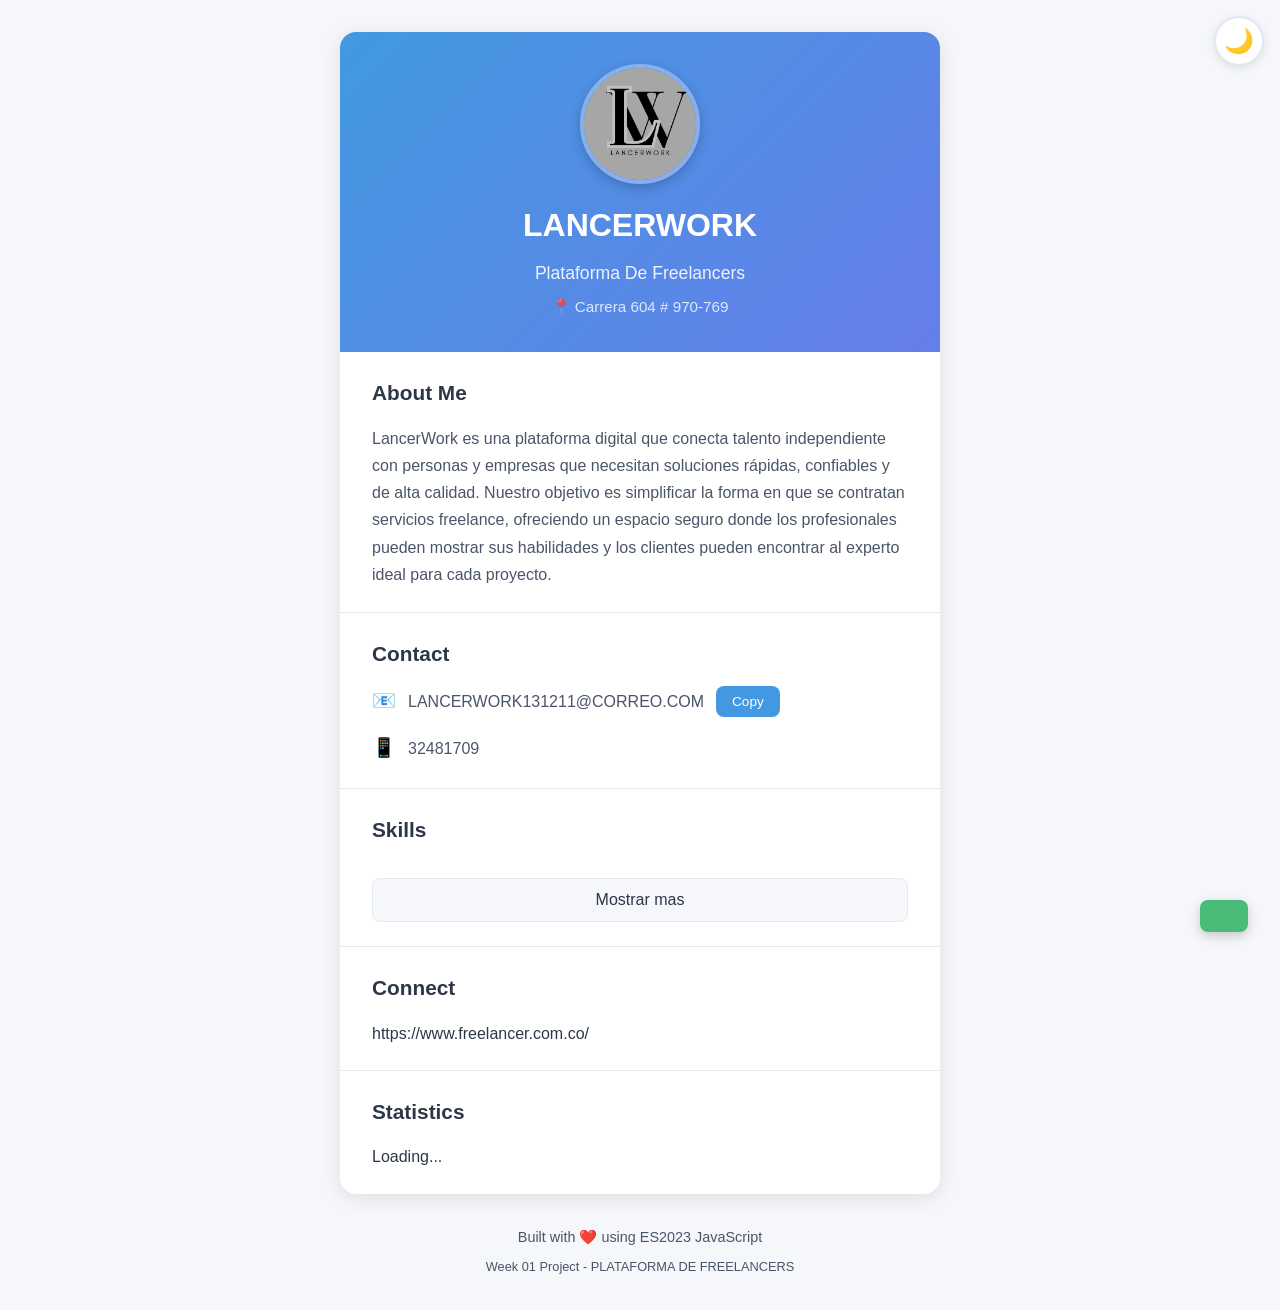
<file: week-01/3-proyecto/index.html>
<!DOCTYPE html>
<html lang="en">
<head>
  <meta charset="UTF-8">
  <meta name="viewport" content="width=device-width, initial-scale=1.0">
  <title>Plataforma de Freelancers</title>
  <link rel="stylesheet" href="styles.css">
</head>
<body>
  <div class="container">
    <!-- Theme Toggle Button -->
    <button id="themeToggle" class="theme-toggle" aria-label="Toggle theme">
      <span class="theme-icon">🌙</span>
    </button>

    <!-- Business Card -->
    <div class="card" id="businessCard">
      <!-- Header Section -->
      <div class="card-header">
        <div class="avatar">
          <img src="Black White Minimalist Professional Initial Logo (2).png" alt="Descripción de la imagen">
        </div>
        <div class="header-info">
          <h1 id="userName">LANCERWORK</h1>
          <p class="title" id="userTitle">Plataforma De Freelancers</p>
          <p class="location" id="userLocation">📍 Carrera 604 # 970-769</p>
        </div>
      </div>

      <!-- Bio Section -->
      <div class="card-section">
        <h2>About Me</h2>
        <p id="userBio" class="bio">LancerWork es una plataforma digital que conecta talento independiente con personas y empresas que necesitan soluciones rápidas, confiables y de alta calidad. Nuestro objetivo es simplificar la forma en que se contratan servicios freelance, ofreciendo un espacio seguro donde los profesionales pueden mostrar sus habilidades y los clientes pueden encontrar al experto ideal para cada proyecto.</p>
      </div>

      <!-- Contact Section -->
      <div class="card-section">
        <h2>Contact</h2>
        <div class="contact-info">
          <div class="contact-item">
            <span class="icon">📧</span>
            <span id="userEmail">LANCERWORK131211@CORREO.COM</span>
            <button id="copyEmailBtn" class="btn btn-small">Copy</button>
          </div>
          <div class="contact-item">
            <span class="icon">📱</span>
            <span id="userPhone">32481709</span>
          </div>
        </div>
      </div>

      <!-- Skills Section -->
      <div class="card-section">
        <h2>Skills</h2>
        <div id="skillsList" class="skills-list">
          
        </div>
        <button id="toggleSkills" class="btn btn-secondary">Mostrar mas</button>
      </div>

      <!-- Social Media Section -->
      <div class="card-section">
        <h2>Connect</h2>
        <div id="socialLinks" class="social-links">
          https://www.freelancer.com.co/
        </div>
      </div>

      <!-- Statistics Section -->
      <div class="card-section">
        <h2>Statistics</h2>
        <div id="stats" class="stats-grid">
          Loading...
        </div>
      </div>
    </div>

    <!-- Footer -->
    <footer class="footer">
      <p>Built with ❤️ using ES2023 JavaScript</p>
      <p class="small">Week 01 Project - PLATAFORMA DE FREELANCERS</p>
    </footer>
  </div>

  <!-- Toast Notification -->
  <div id="toast" class="toast">
    <span id="toastMessage"></span>
  </div>

  <script src="starter/script.js"></script>
</body>
</html>
</file>
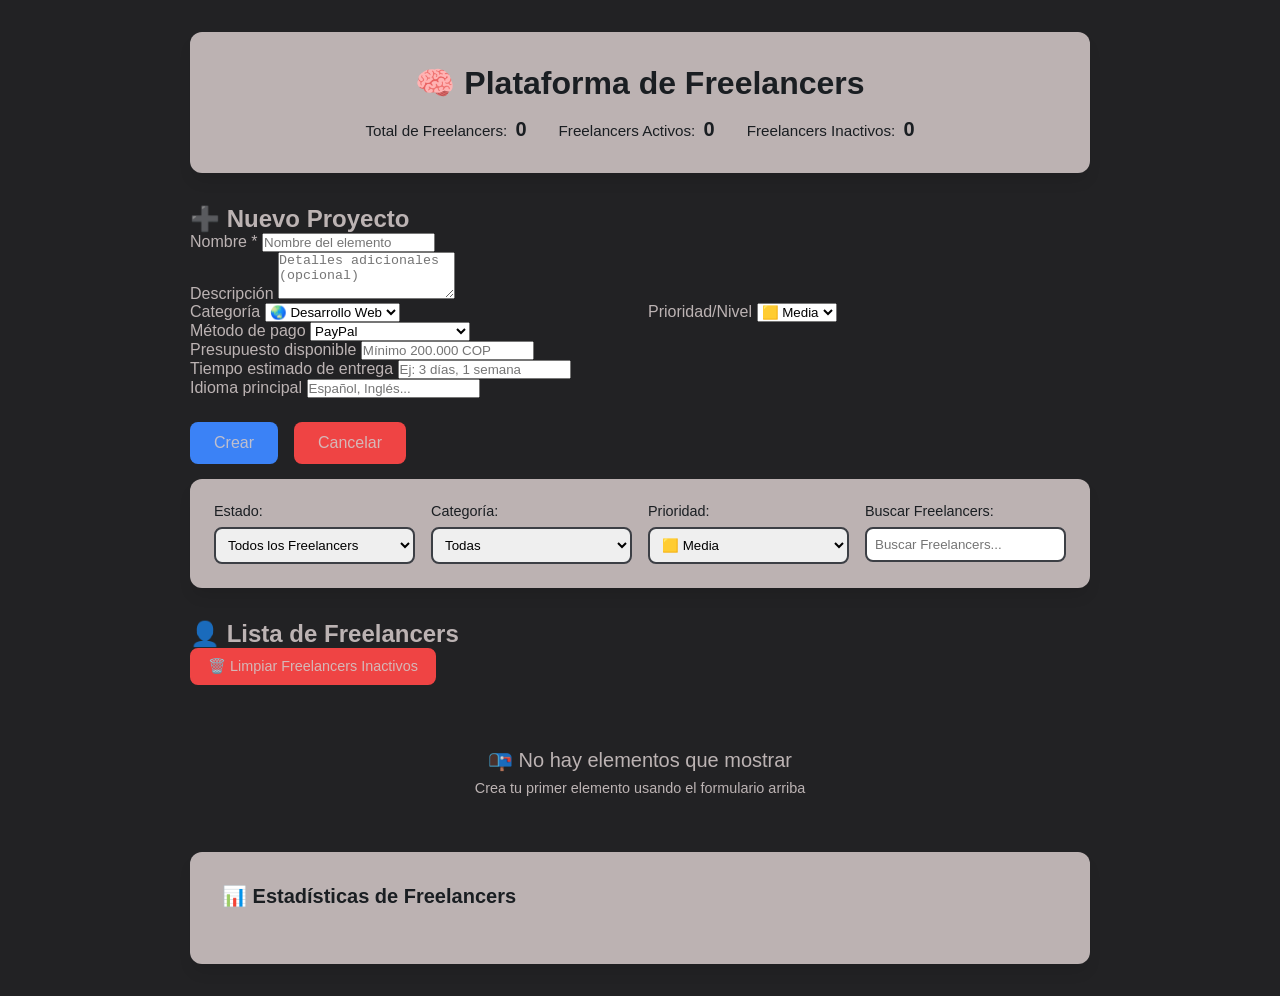
<file: week-02/3-proyecto/index.html>
<!DOCTYPE html>
<html lang="es">
<head>
  <meta charset="UTF-8">
  <meta name="viewport" content="width=device-width, initial-scale=1.0">
  <!-- TODO: Cambia el título según tu dominio -->
  <title>Plataforma de Freelancers</title>
  <link rel="stylesheet" href="styles.css">
</head>
<body>
  <div class="container">
    <!--
      ============================================
      NOTA PARA EL APRENDIZ:
      ============================================
      Este HTML es una plantilla genérica.
      Debes adaptarlo a tu dominio asignado:

      1. Cambia todos los textos de "Elemento" a tu entidad
      2. Cambia las categorías por las de tu dominio
      3. Agrega campos adicionales si tu dominio lo requiere
      4. Cambia emojis para que sean coherentes con tu dominio

      EJEMPLO (Planetario - NO es un dominio asignable):
      - "Elementos" → "Cuerpos Celestes"
      - Categorías: Planeta, Estrella, Asteroide, etc.
      ============================================
    -->

    <!-- Header -->
    <header class="header">
      <!-- TODO: Cambia el título y emoji según tu dominio -->
      <h1>🧠 Plataforma de Freelancers</h1>
      <div class="stats-summary" id="stats-summary">
        <span class="stat">Total de Freelancers: <strong id="stat-total">0</strong></span>
        <!-- TODO: Cambia "Activos/Inactivos" por términos de tu dominio -->
        <span class="stat">Freelancers Activos: <strong id="stat-active">0</strong></span>
        <span class="stat">Freelancers Inactivos: <strong id="stat-inactive">0</strong></span>
      </div>
    </header>

    <!-- Item Form -->
    <section class="form-section">
      <!-- TODO: Cambia "Elemento" por tu entidad -->
      <h2 id="form-title">➕ Nuevo Proyecto</h2>
      <form id="item-form" class="item-form">
        <input type="hidden" id="item-id" value="">

        <div class="form-group">
          <!-- TODO: Cambia el label y placeholder -->
          <label for="item-name">Nombre *</label>
          <input
            type="text"
            id="item-name"
            placeholder="Nombre del elemento"
            required
          >
        </div>

        <div class="form-group">
          <label for="item-description">Descripción</label>
          <textarea
            id="item-description"
            rows="3"
            placeholder="Detalles adicionales (opcional)"
          ></textarea>
        </div>

        <div class="form-row">
          <div class="form-group">
            <!-- TODO: Cambia las categorías según tu dominio -->
            <label for="item-category">Categoría</label>
            <select id="item-category">
              <!--
                EJEMPLO Planetario:
                <option value="planet">🪐 Planeta</option>
                <option value="star">⭐ Estrella</option>
                <option value="asteroid">☄️ Asteroide</option>
              -->
              <option value="web">🌏 Desarrollo Web</option>
              <option value="mobile">📱Desarrollo Movil</option>
              <option value="desing">🖌️ Diseño</option>
              <option value="other">📌 Otro</option>
            </select>
          </div>

          <div class="form-group">
            <!-- TODO: Opcionalmente renombra "Prioridad" según tu dominio -->
            <label for="item-priority">Prioridad/Nivel</label>
            <select id="item-priority">
              <option value="low">🟩 Baja</option>
              <option value="medium" selected>🟨 Media</option>
              <option value="high">🟥 Alta</option>
            </select>
          </div>
        </div>

        <!--
          TODO: Agrega campos adicionales específicos de tu dominio
          EJEMPLO Planetario:
          <div class="form-group">
            <label for="item-magnitude">Magnitud</label>
            <input type="number" id="item-magnitude" step="0.1">
          </div>
        -->
<div class="form-group">
  <label for="item-payment">Método de pago</label>
  <select id="item-payment">
  <option value="PayPal">PayPal</option>
  <option value="Transferencia Bancaria">Transferencia Bancaria</option>
  </select>
</div>
<div class="form-group">
  <label for="item-budget">Presupuesto disponible</label>
  <input
    type="number"
    id="item-budget"
    placeholder="Mínimo 200.000 COP"
    min="0"
  >
</div>
<div class="form-group">
    <label for="item-deadline">Tiempo estimado de entrega</label>
    <input type="text" id="item-deadline" placeholder="Ej: 3 días, 1 semana">
  </div>
    <div class="form-group">
    <label for="item-language">Idioma principal</label>
    <input type="text" id="item-language" placeholder="Español, Inglés...">
  </div>
  <div>
        <div class="form-actions">
          <button type="submit" class="btn btn-primary" id="submit-btn">
            Crear
          </button>
          <button type="button" class="btn btn-secondary" id="cancel-btn">
            Cancelar
          </button>
        </div>
        </div>
      </form>
    </section>

    <!-- Filters & Search -->
    <section class="filters-section">
      <div class="filters">
        <div class="filter-group">
          <label for="filter-status">Estado:</label>
          <select id="filter-status">
            <option value="all">Todos los Freelancers</option>
            <!-- TODO: Cambia los términos según tu dominio -->
            <option value="active">Freelancers Activos</option>
            <option value="inactive">Freelancers Inactivos</option>
          </select>
        </div>

        <div class="filter-group">
          <label for="filter-category">Categoría:</label>
          <select id="filter-category">
            <option value="all">Todas</option>
            <!-- TODO: Repite las mismas categorías del formulario -->
              <option value="web">🌏 Desarrollo Web</option>
              <option value="mobile">📱Desarrollo Movil</option>
              <option value="desing">🖌️ Diseño</option>
              <option value="other">📌 Otro</option>
          </select>
        </div>

        <div class="filter-group">
          <label for="filter-priority">Prioridad:</label>
          <select id="filter-priority">
            <option value="all">Todas</option>
              <option value="low">🟩 Baja</option>
              <option value="medium" selected>🟨 Media</option>
              <option value="high">🟥 Alta</option>
          </select>
        </div>

        <div class="filter-group search-group">
          <label for="search-input">Buscar Freelancers:</label>
          <input
            type="text"
            id="search-input"
            placeholder="Buscar Freelancers..."
          >
        </div>
      </div>
    </section>

    <!-- Item List -->
    <section class="items-section">
      <div class="items-header">
        <!-- TODO: Cambia el título -->
        <h2>👤 Lista de Freelancers</h2>
        <button class="btn btn-outline" id="clear-inactive">
          🗑️ Limpiar Freelancers Inactivos
        </button>
      </div>

      <div id="item-list" class="item-list">
        <!-- Los elementos se renderizarán aquí con JavaScript -->
      </div>

      <div id="empty-state" class="empty-state">
        <p>📭 No hay elementos que mostrar</p>
        <p class="empty-state-hint">Crea tu primer elemento usando el formulario arriba</p>
      </div>
    </section>

    <!-- Detailed Stats -->
    <section class="detailed-stats">
      <h3>📊 Estadísticas de Freelancers</h3>
      <div id="stats-details" class="stats-grid">
        <!-- Las estadísticas se renderizarán aquí con JavaScript -->
      </div>
    </section>
  </div>

  <!-- Script principal -->
  <script src="starter/script.js"></script>
</body>
</html>
</file>
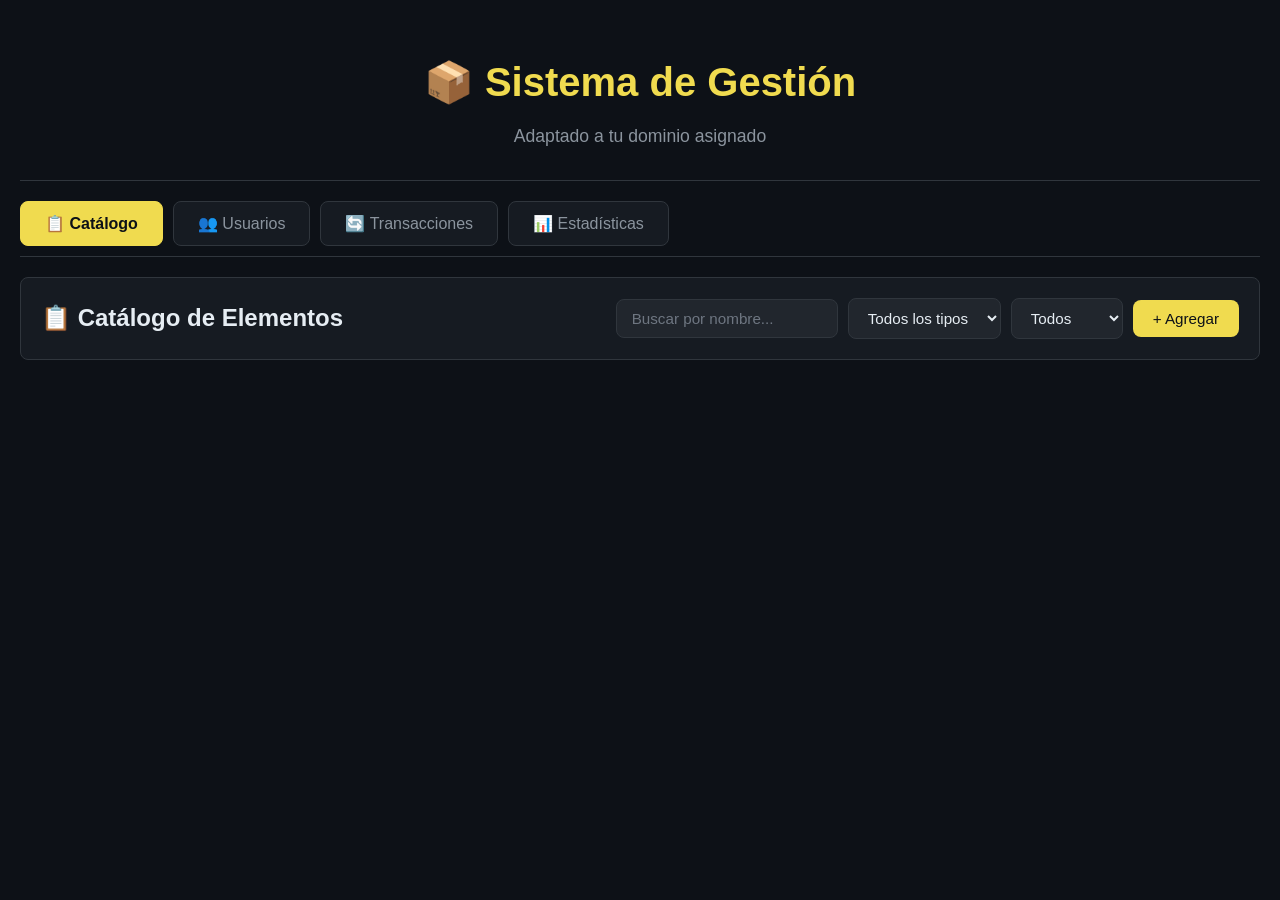
<file: week-03/3-proyecto/index.html>
<!DOCTYPE html>
<html lang="es">
  <head>
    <meta charset="UTF-8" />
    <meta name="viewport" content="width=device-width, initial-scale=1.0" />
    <!-- TODO: Cambia el título según tu dominio -->
    <title>📦 Sistema de Gestión | Tu Dominio</title>
    <link rel="stylesheet" href="styles.css" />
  </head>
  <body>
    <!--
      ============================================
      NOTA PARA EL APRENDIZ:
      ============================================
      Este HTML es una plantilla genérica.
      Debes adaptarlo a tu dominio asignado:

      1. Cambia todos los textos genéricos
      2. Cambia las pestañas según tu sistema
      3. Adapta los filtros a tu dominio
      4. Cambia emojis para coherencia visual

      EJEMPLO (Planetario - NO es un dominio asignable):
      - Pestañas: Catálogo, Visitantes, Observaciones, Estadísticas
      - Filtros: Tipo (Planeta/Estrella), Estado (Visible/No visible)
      ============================================
    -->

    <div class="app-container">
      <!-- Header -->
      <header class="header">
        <!-- TODO: Cambia el título y emoji según tu dominio -->
        <h1>📦 Sistema de Gestión</h1>
        <p class="subtitle">Adaptado a tu dominio asignado</p>
      </header>

      <!-- Navigation Tabs -->
      <nav class="tabs">
        <!-- TODO: Adapta las pestañas a tu dominio -->
        <button class="tab-btn active" data-tab="catalog">
          📋 Catálogo
        </button>
        <button class="tab-btn" data-tab="users">
          👥 Usuarios
        </button>
        <button class="tab-btn" data-tab="transactions">
          🔄 Transacciones
        </button>
        <button class="tab-btn" data-tab="stats">
          📊 Estadísticas
        </button>
      </nav>

      <!-- Tab Content -->
      <main class="tab-content">
        <!-- Catalog Tab -->
        <section id="catalog" class="tab-panel active">
          <div class="panel-header">
            <h2>📋 Catálogo de Elementos</h2>
            <div class="actions">
              <input
                type="text"
                id="search-input"
                placeholder="Buscar por nombre..."
              />
              <!-- TODO: Adapta los tipos a tu dominio -->
              <select id="filter-type">
                <option value="all">Todos los tipos</option>
                <!--
                  EJEMPLO Planetario:
                  <option value="Planet">Planetas</option>
                  <option value="Star">Estrellas</option>
                  <option value="Satellite">Satélites</option>
                -->
                <option value="ItemType1">Tipo 1</option>
                <option value="ItemType2">Tipo 2</option>
                <option value="ItemType3">Tipo 3</option>
              </select>
              <select id="filter-status">
                <option value="all">Todos</option>
                <option value="active">Activos</option>
                <option value="inactive">Inactivos</option>
              </select>
              <button id="add-item-btn" class="btn btn-primary">
                + Agregar
              </button>
            </div>
          </div>
          <div id="item-list" class="items-grid">
            <!-- Los elementos se renderizarán aquí con JavaScript -->
          </div>
          <div id="empty-state" class="empty-state" style="display: none;">
            <p>📭 No hay elementos en el catálogo</p>
            <p class="hint">Agrega tu primer elemento usando el botón superior</p>
          </div>
        </section>

        <!-- Users Tab -->
        <section id="users" class="tab-panel">
          <div class="panel-header">
            <h2>👥 Usuarios del Sistema</h2>
            <div class="actions">
              <input
                type="text"
                id="search-users"
                placeholder="Buscar usuario..."
              />
              <!-- TODO: Adapta los roles a tu dominio -->
              <select id="filter-role">
                <option value="all">Todos los roles</option>
                <option value="UserRole1">Rol 1</option>
                <option value="UserRole2">Rol 2</option>
              </select>
              <button id="add-user-btn" class="btn btn-primary">
                + Agregar Usuario
              </button>
            </div>
          </div>
          <div id="user-list" class="users-grid">
            <!-- Los usuarios se renderizarán aquí -->
          </div>
        </section>

        <!-- Transactions Tab -->
        <section id="transactions" class="tab-panel">
          <div class="panel-header">
            <!-- TODO: Cambia "Transacciones" por el término de tu dominio -->
            <h2>🔄 Historial de Transacciones</h2>
          </div>
          <div id="transaction-list" class="transactions-list">
            <!-- Las transacciones se renderizarán aquí -->
          </div>
        </section>

        <!-- Stats Tab -->
        <section id="stats" class="tab-panel">
          <div class="panel-header">
            <h2>📊 Estadísticas del Sistema</h2>
          </div>
          <div id="stats-container" class="stats-grid">
            <div class="stat-card">
              <span class="stat-value" id="stat-total">0</span>
              <span class="stat-label">Total Elementos</span>
            </div>
            <div class="stat-card">
              <span class="stat-value" id="stat-active">0</span>
              <span class="stat-label">Activos</span>
            </div>
            <div class="stat-card">
              <span class="stat-value" id="stat-inactive">0</span>
              <span class="stat-label">Inactivos</span>
            </div>
            <div class="stat-card">
              <span class="stat-value" id="stat-users">0</span>
              <span class="stat-label">Usuarios</span>
            </div>
          </div>
          <div id="stats-details" class="stats-details">
            <!-- Estadísticas detalladas por tipo -->
          </div>
        </section>
      </main>

      <!-- Modal para agregar/editar elementos -->
      <div id="item-modal" class="modal" style="display: none;">
        <div class="modal-content">
          <div class="modal-header">
            <h3 id="modal-title">Agregar Elemento</h3>
            <button class="close-btn" id="close-modal">&times;</button>
          </div>
          <form id="item-form" class="modal-form">
            <!-- Selector de tipo -->
            <div class="form-group">
              <label for="item-type">Tipo de Elemento</label>
              <select id="item-type" required>
                <!-- TODO: Adapta los tipos a tu dominio -->
                <option value="">Selecciona un tipo</option>
                <option value="ItemType1">Tipo 1</option>
                <option value="ItemType2">Tipo 2</option>
                <option value="ItemType3">Tipo 3</option>
              </select>
            </div>

            <!-- Campos base -->
            <div class="form-group">
              <label for="item-name">Nombre *</label>
              <input type="text" id="item-name" required />
            </div>

            <div class="form-group">
              <label for="item-location">Ubicación *</label>
              <input type="text" id="item-location" required />
            </div>

            <!--
              TODO: Agrega campos específicos según el tipo seleccionado
              Puedes mostrar/ocultar campos dinámicamente con JavaScript
            -->
            <div id="dynamic-fields">
              <!-- Campos dinámicos según el tipo -->
            </div>

            <div class="form-actions">
              <button type="submit" class="btn btn-primary">Guardar</button>
              <button type="button" class="btn btn-secondary" id="cancel-btn">
                Cancelar
              </button>
            </div>
          </form>
        </div>
      </div>

      <!-- Modal para agregar usuarios -->
      <div id="user-modal" class="modal" style="display: none;">
        <div class="modal-content">
          <div class="modal-header">
            <h3>Agregar Usuario</h3>
            <button class="close-btn" id="close-user-modal">&times;</button>
          </div>
          <form id="user-form" class="modal-form">
            <div class="form-group">
              <label for="user-role">Rol</label>
              <select id="user-role" required>
                <option value="">Selecciona un rol</option>
                <option value="UserRole1">Rol 1</option>
                <option value="UserRole2">Rol 2</option>
              </select>
            </div>

            <div class="form-group">
              <label for="user-name">Nombre *</label>
              <input type="text" id="user-name" required />
            </div>

            <div class="form-group">
              <label for="user-email">Email *</label>
              <input type="email" id="user-email" required />
            </div>

            <div class="form-actions">
              <button type="submit" class="btn btn-primary">Guardar</button>
              <button type="button" class="btn btn-secondary" id="cancel-user-btn">
                Cancelar
              </button>
            </div>
          </form>
        </div>
      </div>
    </div>

    <!-- Script principal -->
    <script src="starter/script.js"></script>
  </body>
</html>
</file>
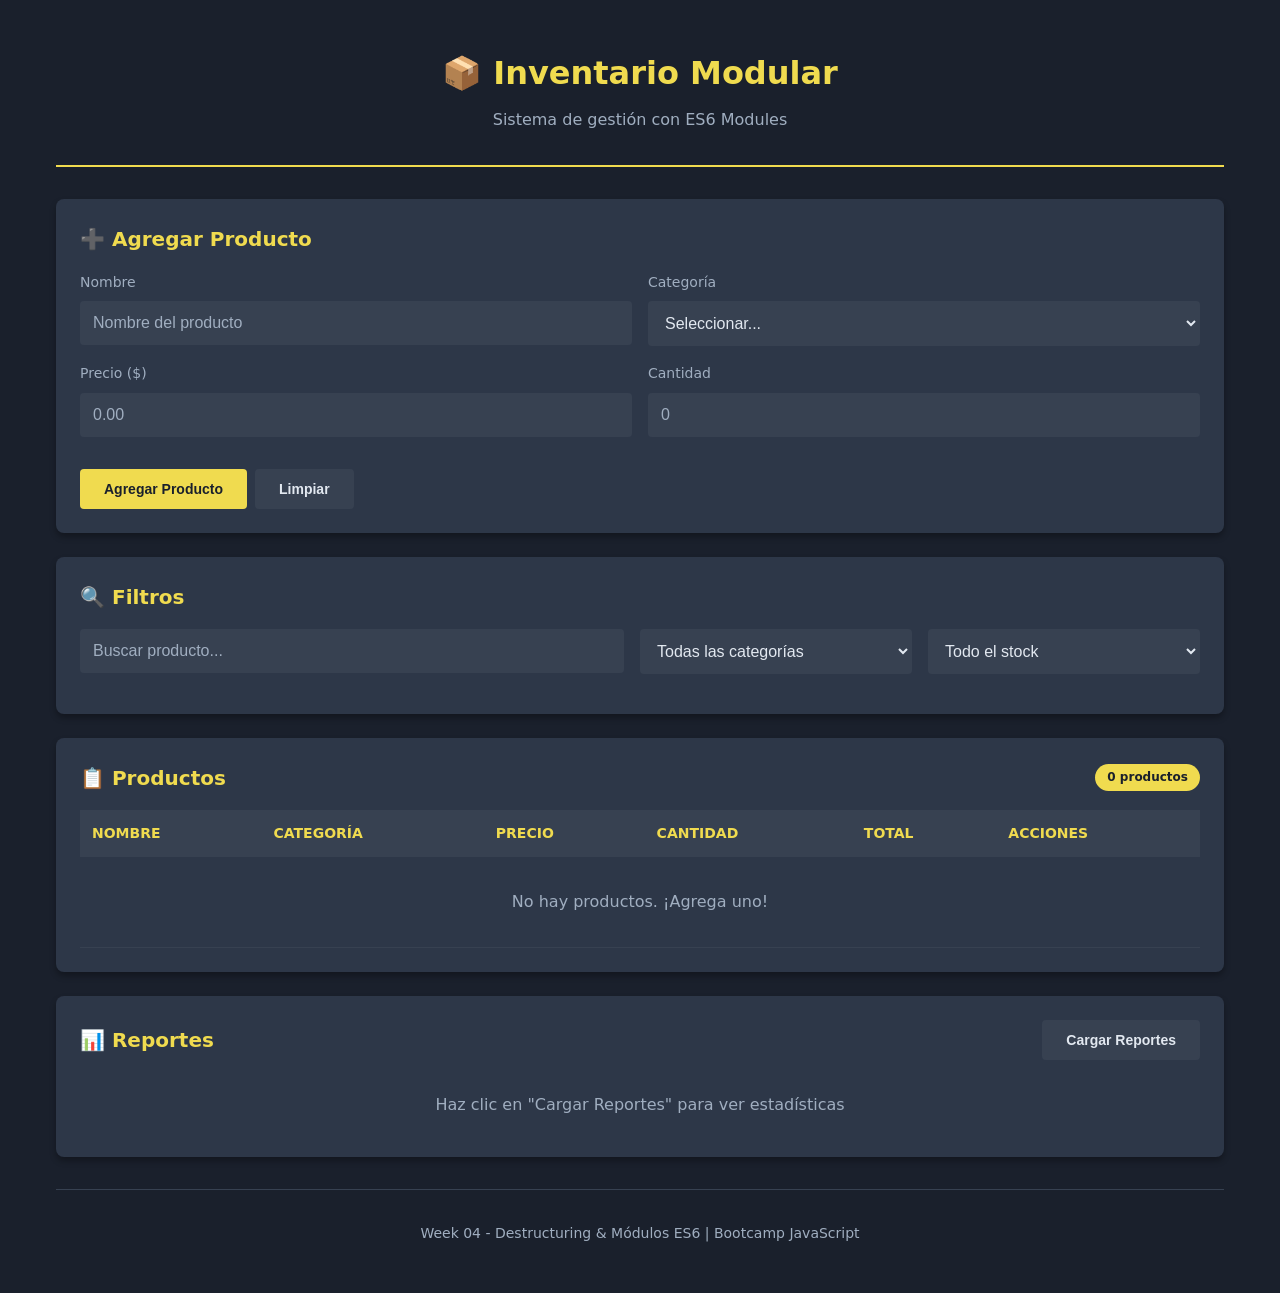
<file: week-04/3-proyecto/index.html>
<!DOCTYPE html>
<html lang="es">
  <head>
    <meta charset="UTF-8" />
    <meta
      name="viewport"
      content="width=device-width, initial-scale=1.0" />
    <title>Inventario Modular | Week 04</title>
    <link
      rel="stylesheet"
      href="styles.css" />
  </head>
  <body>
    <div class="app">
      <!-- Header -->
      <header class="header">
        <h1>📦 Inventario Modular</h1>
        <p>Sistema de gestión con ES6 Modules</p>
      </header>

      <!-- Main Content -->
      <main class="main">
        <!-- Add Product Form -->
        <section class="card">
          <h2>➕ Agregar Producto</h2>
          <form id="product-form">
            <div class="form-row">
              <div class="form-group">
                <label for="name">Nombre</label>
                <input
                  type="text"
                  id="name"
                  name="name"
                  required
                  placeholder="Nombre del producto" />
              </div>
              <div class="form-group">
                <label for="category">Categoría</label>
                <select
                  id="category"
                  name="category"
                  required>
                  <option value="">Seleccionar...</option>
                </select>
              </div>
            </div>
            <div class="form-row">
              <div class="form-group">
                <label for="price">Precio ($)</label>
                <input
                  type="number"
                  id="price"
                  name="price"
                  min="0"
                  step="0.01"
                  required
                  placeholder="0.00" />
              </div>
              <div class="form-group">
                <label for="quantity">Cantidad</label>
                <input
                  type="number"
                  id="quantity"
                  name="quantity"
                  min="0"
                  required
                  placeholder="0" />
              </div>
            </div>
            <div class="form-actions">
              <button
                type="submit"
                class="btn btn-primary">
                Agregar Producto
              </button>
              <button
                type="reset"
                class="btn btn-secondary">
                Limpiar
              </button>
            </div>
          </form>
        </section>

        <!-- Filters -->
        <section class="card">
          <h2>🔍 Filtros</h2>
          <div class="filters">
            <div class="form-group">
              <input
                type="text"
                id="search"
                placeholder="Buscar producto..." />
            </div>
            <div class="form-group">
              <select id="filter-category">
                <option value="">Todas las categorías</option>
              </select>
            </div>
            <div class="form-group">
              <select id="filter-stock">
                <option value="">Todo el stock</option>
                <option value="low">Stock bajo (&lt; 10)</option>
                <option value="out">Sin stock</option>
                <option value="available">Disponible</option>
              </select>
            </div>
          </div>
        </section>

        <!-- Products Table -->
        <section class="card">
          <div class="card-header">
            <h2>📋 Productos</h2>
            <span
              id="product-count"
              class="badge"
              >0 productos</span
            >
          </div>
          <div class="table-container">
            <table id="products-table">
              <thead>
                <tr>
                  <th>Nombre</th>
                  <th>Categoría</th>
                  <th>Precio</th>
                  <th>Cantidad</th>
                  <th>Total</th>
                  <th>Acciones</th>
                </tr>
              </thead>
              <tbody id="products-body">
                <tr>
                  <td
                    colspan="6"
                    class="empty-state">
                    No hay productos. ¡Agrega uno!
                  </td>
                </tr>
              </tbody>
            </table>
          </div>
        </section>

        <!-- Reports Section (Lazy Loaded) -->
        <section class="card">
          <div class="card-header">
            <h2>📊 Reportes</h2>
            <button
              id="load-reports"
              class="btn btn-secondary">
              Cargar Reportes
            </button>
          </div>
          <div
            id="reports-container"
            class="reports-grid">
            <p class="placeholder">
              Haz clic en "Cargar Reportes" para ver estadísticas
            </p>
          </div>
        </section>
      </main>

      <!-- Footer -->
      <footer class="footer">
        <p>Week 04 - Destructuring & Módulos ES6 | Bootcamp JavaScript</p>
      </footer>
    </div>

    <!-- Edit Modal -->
    <div
      id="edit-modal"
      class="modal hidden">
      <div class="modal-content">
        <div class="modal-header">
          <h3>✏️ Editar Producto</h3>
          <button
            class="modal-close"
            id="modal-close">
            &times;
          </button>
        </div>
        <form id="edit-form">
          <input
            type="hidden"
            id="edit-id" />
          <div class="form-group">
            <label for="edit-name">Nombre</label>
            <input
              type="text"
              id="edit-name"
              required />
          </div>
          <div class="form-group">
            <label for="edit-category">Categoría</label>
            <select
              id="edit-category"
              required></select>
          </div>
          <div class="form-row">
            <div class="form-group">
              <label for="edit-price">Precio ($)</label>
              <input
                type="number"
                id="edit-price"
                min="0"
                step="0.01"
                required />
            </div>
            <div class="form-group">
              <label for="edit-quantity">Cantidad</label>
              <input
                type="number"
                id="edit-quantity"
                min="0"
                required />
            </div>
          </div>
          <div class="form-actions">
            <button
              type="submit"
              class="btn btn-primary">
              Guardar
            </button>
            <button
              type="button"
              class="btn btn-secondary"
              id="cancel-edit">
              Cancelar
            </button>
          </div>
        </form>
      </div>
    </div>

    <script
      type="module"
      src="./starter/main.js"></script>
  </body>
</html>
</file>
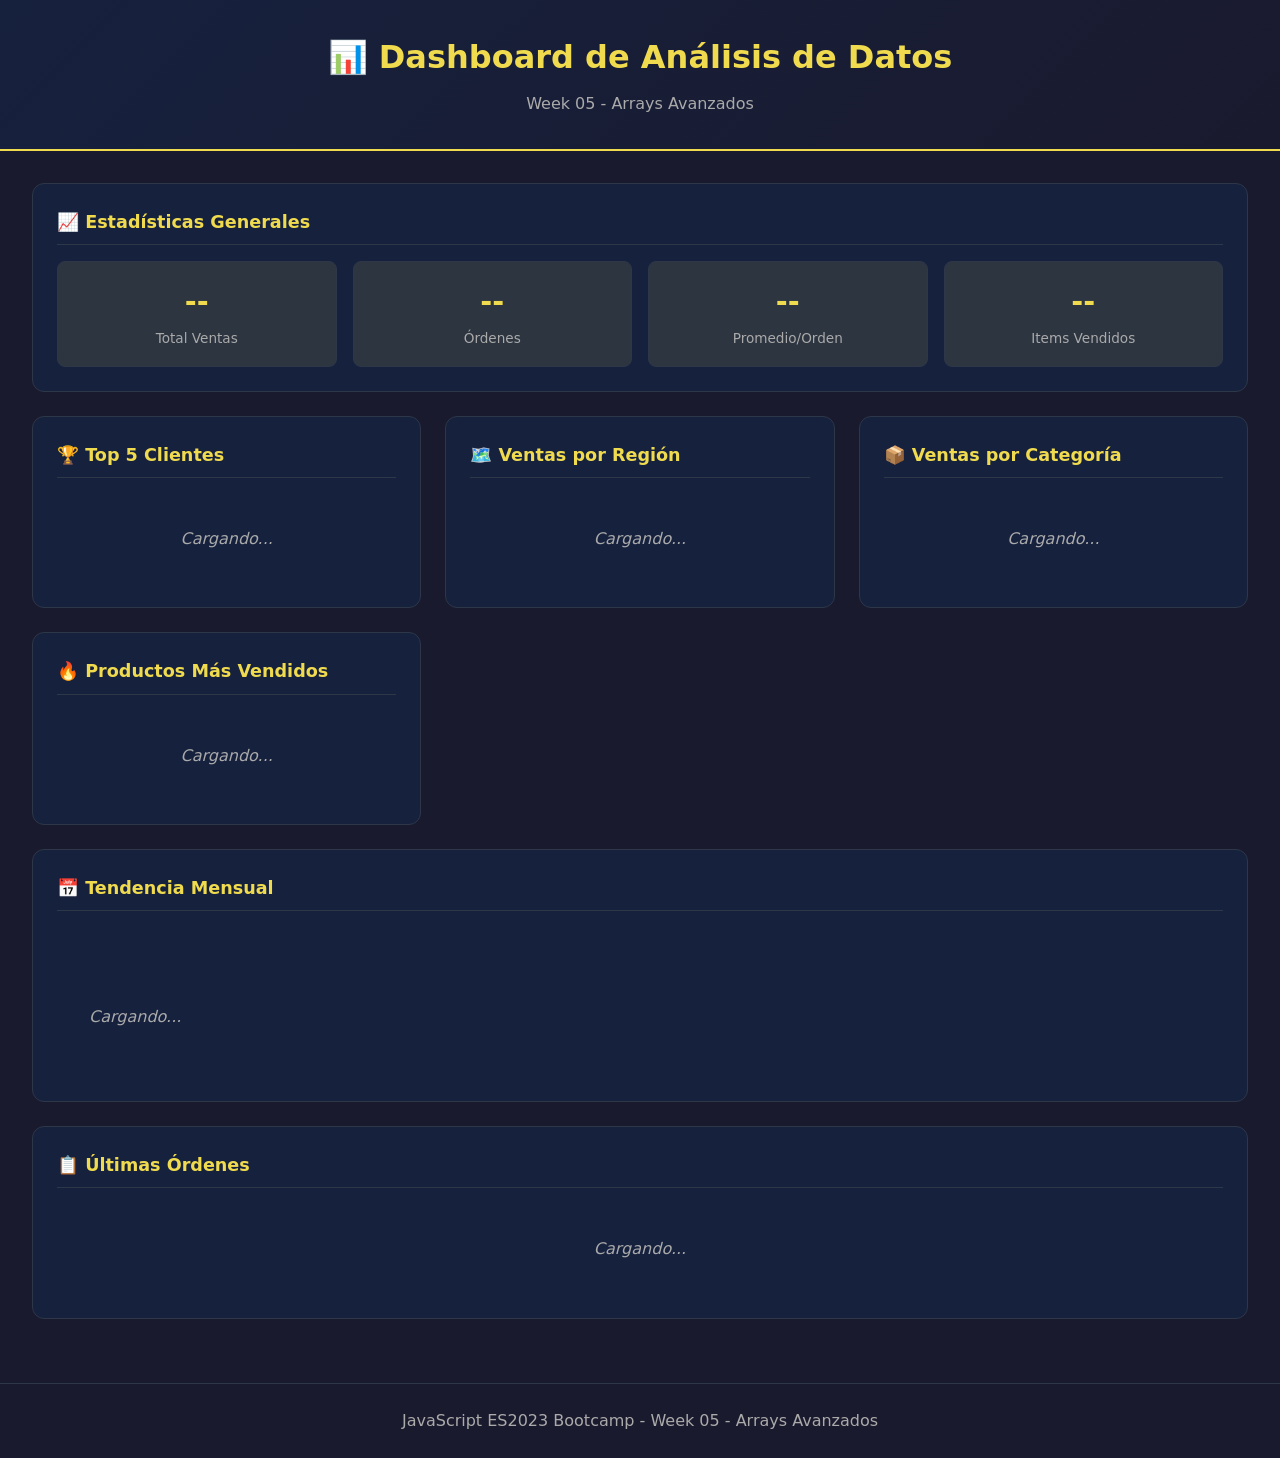
<file: week-05/3-proyecto/index.html>
<!DOCTYPE html>
<html lang="es">
  <head>
    <meta charset="UTF-8" />
    <meta
      name="viewport"
      content="width=device-width, initial-scale=1.0" />
    <title>Dashboard de Análisis de Datos</title>
    <link
      rel="stylesheet"
      href="styles.css" />
  </head>
  <body>
    <header class="header">
      <h1>📊 Dashboard de Análisis de Datos</h1>
      <p>Week 05 - Arrays Avanzados</p>
    </header>

    <main class="dashboard">
      <!-- Estadísticas Generales -->
      <section class="card stats-card">
        <h2>📈 Estadísticas Generales</h2>
        <div
          id="stats-container"
          class="stats-grid">
          <div class="stat-item">
            <span
              class="stat-value"
              id="total-sales"
              >--</span
            >
            <span class="stat-label">Total Ventas</span>
          </div>
          <div class="stat-item">
            <span
              class="stat-value"
              id="total-orders"
              >--</span
            >
            <span class="stat-label">Órdenes</span>
          </div>
          <div class="stat-item">
            <span
              class="stat-value"
              id="avg-order"
              >--</span
            >
            <span class="stat-label">Promedio/Orden</span>
          </div>
          <div class="stat-item">
            <span
              class="stat-value"
              id="total-items"
              >--</span
            >
            <span class="stat-label">Items Vendidos</span>
          </div>
        </div>
      </section>

      <!-- Top Clientes -->
      <section class="card">
        <h2>🏆 Top 5 Clientes</h2>
        <div
          id="top-customers"
          class="list-container">
          <p class="loading">Cargando...</p>
        </div>
      </section>

      <!-- Ventas por Región -->
      <section class="card">
        <h2>🗺️ Ventas por Región</h2>
        <div
          id="sales-by-region"
          class="list-container">
          <p class="loading">Cargando...</p>
        </div>
      </section>

      <!-- Ventas por Categoría -->
      <section class="card">
        <h2>📦 Ventas por Categoría</h2>
        <div
          id="sales-by-category"
          class="list-container">
          <p class="loading">Cargando...</p>
        </div>
      </section>

      <!-- Productos Más Vendidos -->
      <section class="card">
        <h2>🔥 Productos Más Vendidos</h2>
        <div
          id="top-products"
          class="list-container">
          <p class="loading">Cargando...</p>
        </div>
      </section>

      <!-- Tendencia Mensual -->
      <section class="card full-width">
        <h2>📅 Tendencia Mensual</h2>
        <div
          id="monthly-trend"
          class="trend-container">
          <p class="loading">Cargando...</p>
        </div>
      </section>

      <!-- Últimas Órdenes -->
      <section class="card full-width">
        <h2>📋 Últimas Órdenes</h2>
        <div
          id="recent-orders"
          class="table-container">
          <p class="loading">Cargando...</p>
        </div>
      </section>
    </main>

    <footer class="footer">
      <p>JavaScript ES2023 Bootcamp - Week 05 - Arrays Avanzados</p>
    </footer>

    <!-- Cambiar a solution/script.js para ver la solución -->
    <script src="starter/script.js"></script>
  </body>
</html>
</file>
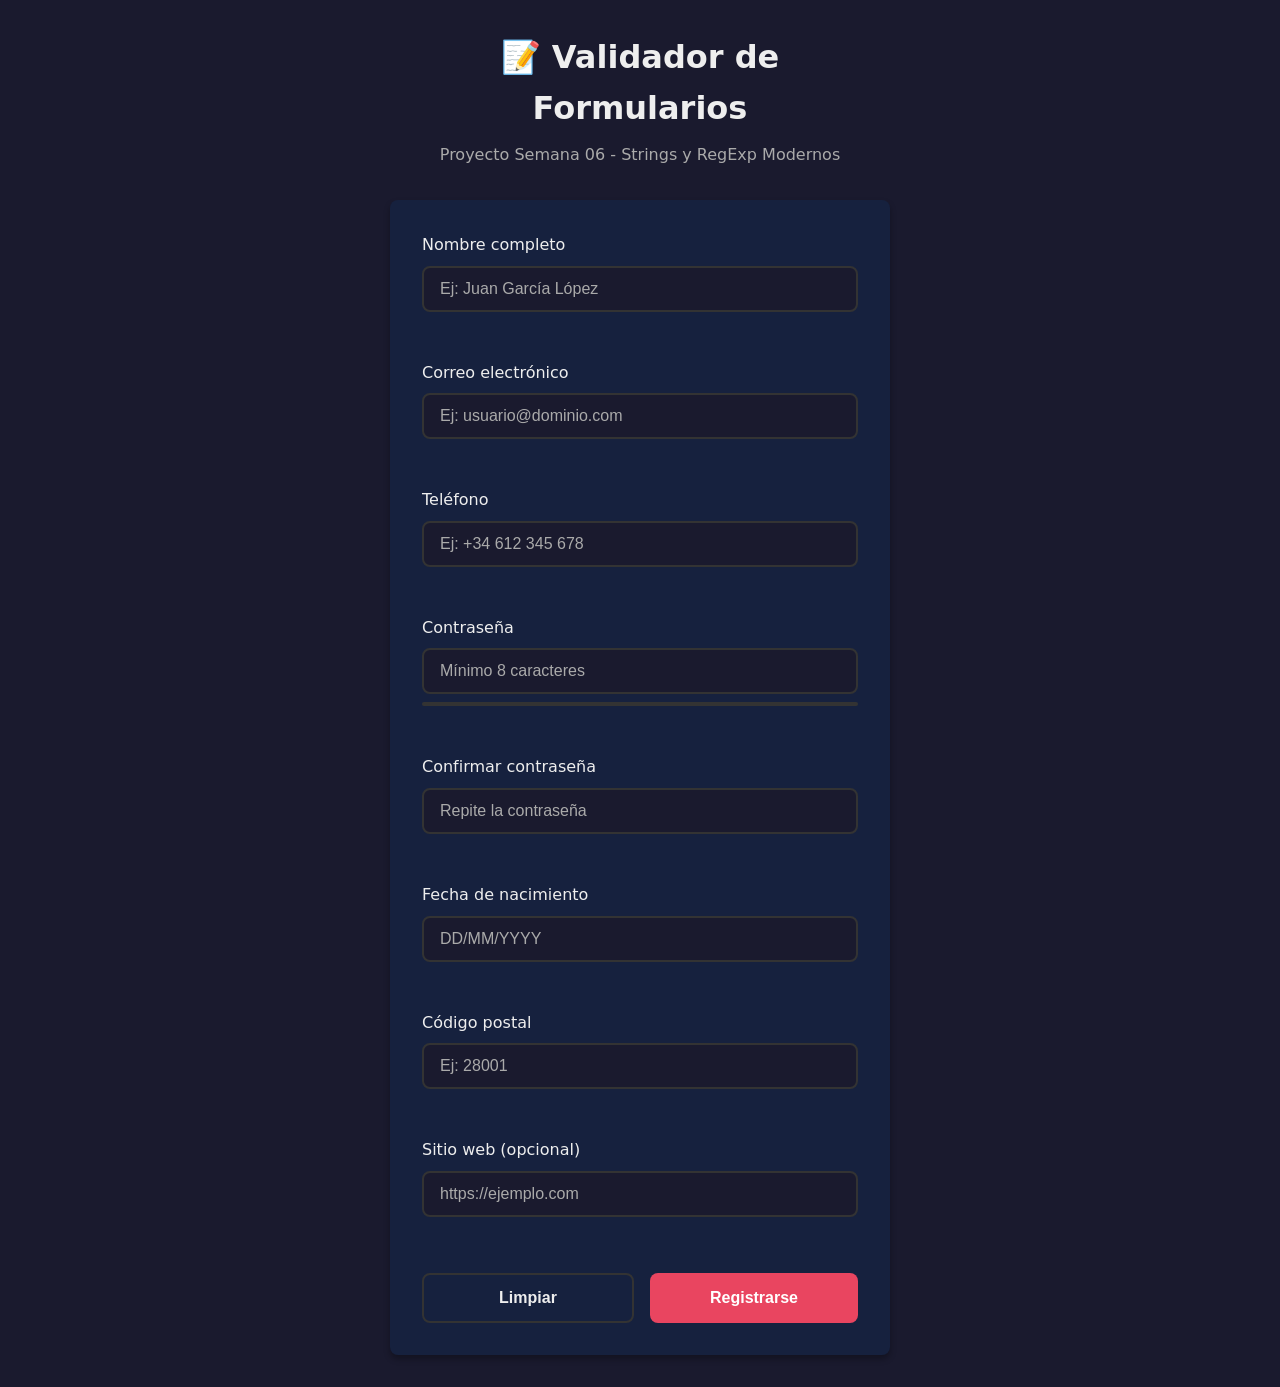
<file: week-06/3-proyecto/index.html>
<!DOCTYPE html>
<html lang="es">
  <head>
    <meta charset="UTF-8" />
    <meta
      name="viewport"
      content="width=device-width, initial-scale=1.0" />
    <title>Validador de Formularios | Semana 06</title>
    <link
      rel="stylesheet"
      href="styles.css" />
  </head>
  <body>
    <div class="container">
      <header>
        <h1>📝 Validador de Formularios</h1>
        <p>Proyecto Semana 06 - Strings y RegExp Modernos</p>
      </header>

      <form
        id="registrationForm"
        novalidate>
        <!-- Nombre -->
        <div class="form-group">
          <label for="name">Nombre completo</label>
          <input
            type="text"
            id="name"
            name="name"
            placeholder="Ej: Juan García López"
            aria-describedby="nameError" />
          <span
            class="error-message"
            id="nameError"></span>
        </div>

        <!-- Email -->
        <div class="form-group">
          <label for="email">Correo electrónico</label>
          <input
            type="email"
            id="email"
            name="email"
            placeholder="Ej: usuario@dominio.com"
            aria-describedby="emailError" />
          <span
            class="error-message"
            id="emailError"></span>
        </div>

        <!-- Teléfono -->
        <div class="form-group">
          <label for="phone">Teléfono</label>
          <input
            type="tel"
            id="phone"
            name="phone"
            placeholder="Ej: +34 612 345 678"
            aria-describedby="phoneError" />
          <span
            class="error-message"
            id="phoneError"></span>
        </div>

        <!-- Contraseña -->
        <div class="form-group">
          <label for="password">Contraseña</label>
          <input
            type="password"
            id="password"
            name="password"
            placeholder="Mínimo 8 caracteres"
            aria-describedby="passwordError" />
          <div class="password-strength">
            <div
              class="strength-bar"
              id="strengthBar"></div>
          </div>
          <span
            class="strength-text"
            id="strengthText"></span>
          <span
            class="error-message"
            id="passwordError"></span>
        </div>

        <!-- Confirmar Contraseña -->
        <div class="form-group">
          <label for="confirmPassword">Confirmar contraseña</label>
          <input
            type="password"
            id="confirmPassword"
            name="confirmPassword"
            placeholder="Repite la contraseña"
            aria-describedby="confirmError" />
          <span
            class="error-message"
            id="confirmError"></span>
        </div>

        <!-- Fecha de Nacimiento -->
        <div class="form-group">
          <label for="birthdate">Fecha de nacimiento</label>
          <input
            type="text"
            id="birthdate"
            name="birthdate"
            placeholder="DD/MM/YYYY"
            aria-describedby="birthdateError" />
          <span
            class="error-message"
            id="birthdateError"></span>
        </div>

        <!-- Código Postal -->
        <div class="form-group">
          <label for="postal">Código postal</label>
          <input
            type="text"
            id="postal"
            name="postal"
            placeholder="Ej: 28001"
            maxlength="5"
            aria-describedby="postalError" />
          <span
            class="error-message"
            id="postalError"></span>
        </div>

        <!-- URL -->
        <div class="form-group">
          <label for="website">Sitio web (opcional)</label>
          <input
            type="url"
            id="website"
            name="website"
            placeholder="https://ejemplo.com"
            aria-describedby="websiteError" />
          <span
            class="error-message"
            id="websiteError"></span>
        </div>

        <!-- Botones -->
        <div class="form-actions">
          <button
            type="reset"
            class="btn btn-secondary">
            Limpiar
          </button>
          <button
            type="submit"
            class="btn btn-primary"
            id="submitBtn">
            Registrarse
          </button>
        </div>
      </form>

      <!-- Resultado -->
      <div
        id="result"
        class="result hidden">
        <h2>✅ Registro Exitoso</h2>
        <pre id="formData"></pre>
      </div>
    </div>

    <script src="starter/script.js"></script>
  </body>
</html>
</file>
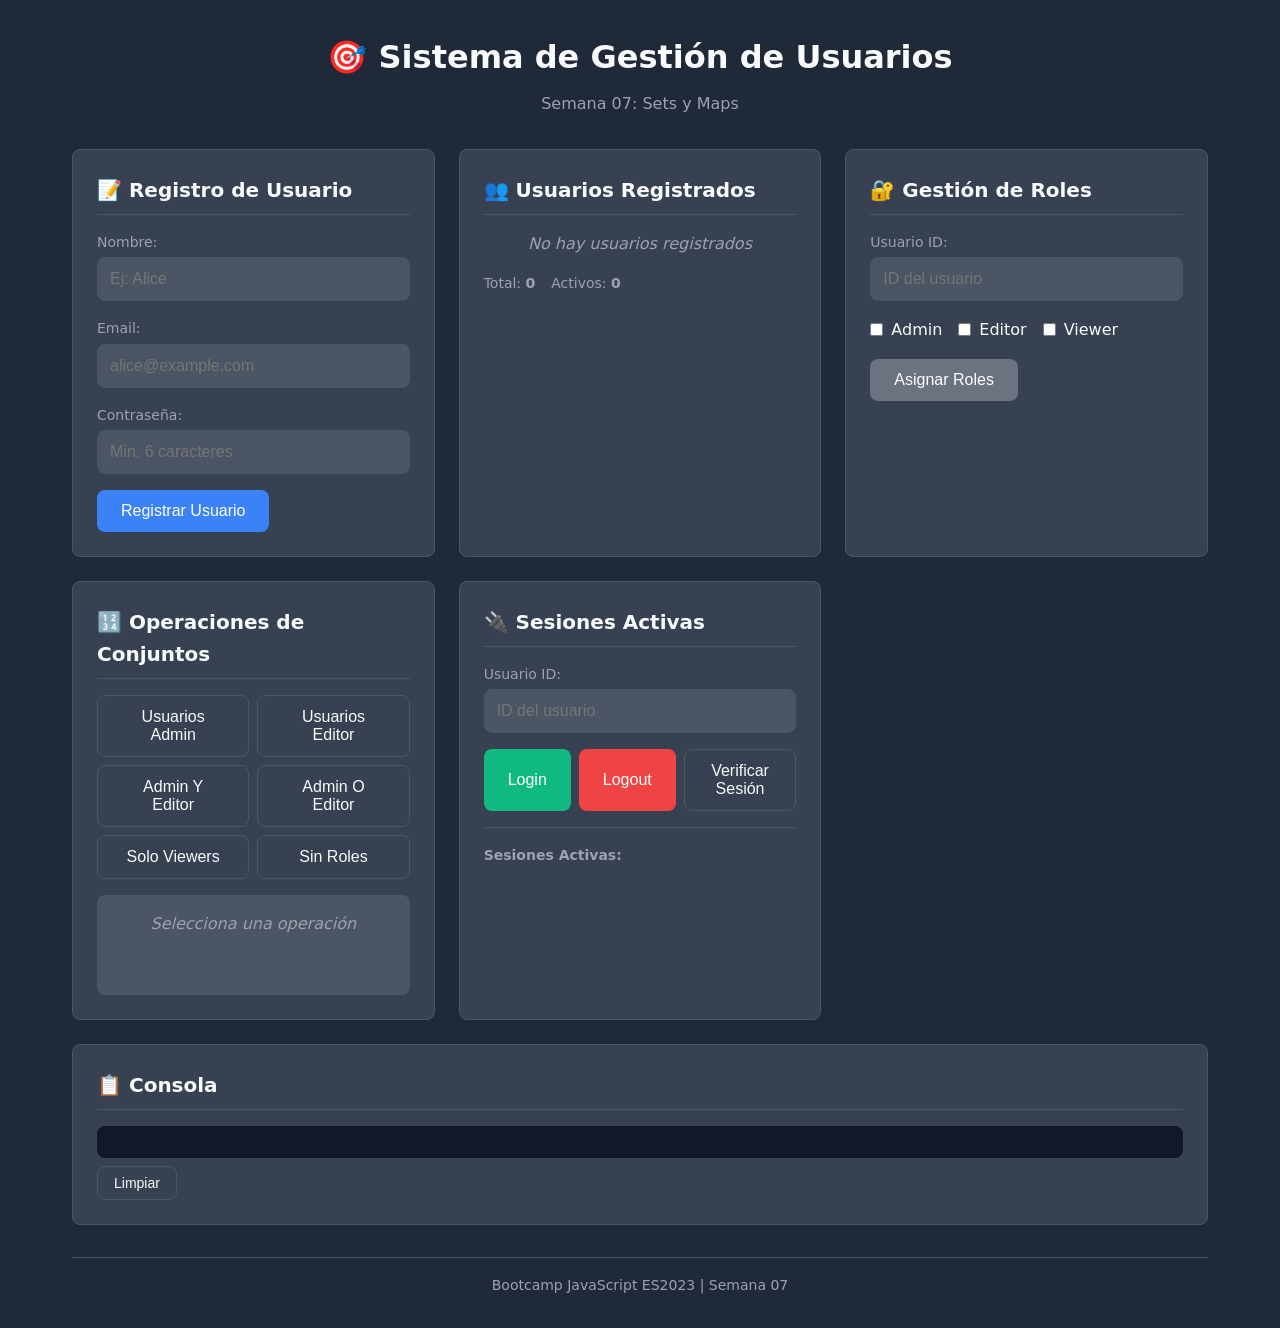
<file: week-07/3-proyecto/index.html>
<!DOCTYPE html>
<html lang="es">
  <head>
    <meta charset="UTF-8" />
    <meta
      name="viewport"
      content="width=device-width, initial-scale=1.0" />
    <title>Sistema de Gestión de Usuarios - Week 07</title>
    <link
      rel="stylesheet"
      href="styles.css" />
  </head>
  <body>
    <div class="container">
      <header>
        <h1>🎯 Sistema de Gestión de Usuarios</h1>
        <p>Semana 07: Sets y Maps</p>
      </header>

      <main>
        <!-- Registro de Usuarios -->
        <section class="card">
          <h2>📝 Registro de Usuario</h2>
          <form id="registerForm">
            <div class="form-group">
              <label for="userName">Nombre:</label>
              <input
                type="text"
                id="userName"
                placeholder="Ej: Alice"
                required />
            </div>
            <div class="form-group">
              <label for="userEmail">Email:</label>
              <input
                type="email"
                id="userEmail"
                placeholder="alice@example.com"
                required />
            </div>
            <div class="form-group">
              <label for="userPassword">Contraseña:</label>
              <input
                type="password"
                id="userPassword"
                placeholder="Min. 6 caracteres"
                required />
            </div>
            <button
              type="submit"
              class="btn btn-primary">
              Registrar Usuario
            </button>
          </form>
          <div
            id="registerMessage"
            class="message"></div>
        </section>

        <!-- Lista de Usuarios -->
        <section class="card">
          <h2>👥 Usuarios Registrados</h2>
          <div
            id="usersList"
            class="users-list">
            <p class="empty-state">No hay usuarios registrados</p>
          </div>
          <div class="stats">
            <span>Total: <strong id="totalUsers">0</strong></span>
            <span>Activos: <strong id="activeUsers">0</strong></span>
          </div>
        </section>

        <!-- Gestión de Roles -->
        <section class="card">
          <h2>🔐 Gestión de Roles</h2>
          <div class="form-group">
            <label for="roleUserId">Usuario ID:</label>
            <input
              type="text"
              id="roleUserId"
              placeholder="ID del usuario" />
          </div>
          <div class="roles-checkboxes">
            <label
              ><input
                type="checkbox"
                value="admin" />
              Admin</label
            >
            <label
              ><input
                type="checkbox"
                value="editor" />
              Editor</label
            >
            <label
              ><input
                type="checkbox"
                value="viewer" />
              Viewer</label
            >
          </div>
          <button
            id="assignRolesBtn"
            class="btn btn-secondary">
            Asignar Roles
          </button>
          <div
            id="rolesMessage"
            class="message"></div>
        </section>

        <!-- Operaciones de Conjuntos -->
        <section class="card">
          <h2>🔢 Operaciones de Conjuntos</h2>
          <div class="operations-grid">
            <button
              class="btn btn-outline"
              data-op="admins">
              Usuarios Admin
            </button>
            <button
              class="btn btn-outline"
              data-op="editors">
              Usuarios Editor
            </button>
            <button
              class="btn btn-outline"
              data-op="admin-and-editor">
              Admin Y Editor
            </button>
            <button
              class="btn btn-outline"
              data-op="admin-or-editor">
              Admin O Editor
            </button>
            <button
              class="btn btn-outline"
              data-op="only-viewers">
              Solo Viewers
            </button>
            <button
              class="btn btn-outline"
              data-op="no-roles">
              Sin Roles
            </button>
          </div>
          <div
            id="operationResult"
            class="result-box">
            <p class="empty-state">Selecciona una operación</p>
          </div>
        </section>

        <!-- Sesiones -->
        <section class="card">
          <h2>🔌 Sesiones Activas</h2>
          <div class="form-group">
            <label for="sessionUserId">Usuario ID:</label>
            <input
              type="text"
              id="sessionUserId"
              placeholder="ID del usuario" />
          </div>
          <div class="session-buttons">
            <button
              id="loginBtn"
              class="btn btn-success">
              Login
            </button>
            <button
              id="logoutBtn"
              class="btn btn-danger">
              Logout
            </button>
            <button
              id="checkSessionBtn"
              class="btn btn-outline">
              Verificar Sesión
            </button>
          </div>
          <div
            id="sessionMessage"
            class="message"></div>
          <div
            id="activeSessions"
            class="active-sessions">
            <h4>Sesiones Activas:</h4>
            <ul id="sessionsList"></ul>
          </div>
        </section>

        <!-- Consola -->
        <section class="card console-card">
          <h2>📋 Consola</h2>
          <div
            id="console"
            class="console"></div>
          <button
            id="clearConsole"
            class="btn btn-outline btn-small">
            Limpiar
          </button>
        </section>
      </main>

      <footer>
        <p>Bootcamp JavaScript ES2023 | Semana 07</p>
      </footer>
    </div>

    <script src="starter/script.js"></script>
  </body>
</html>
</file>
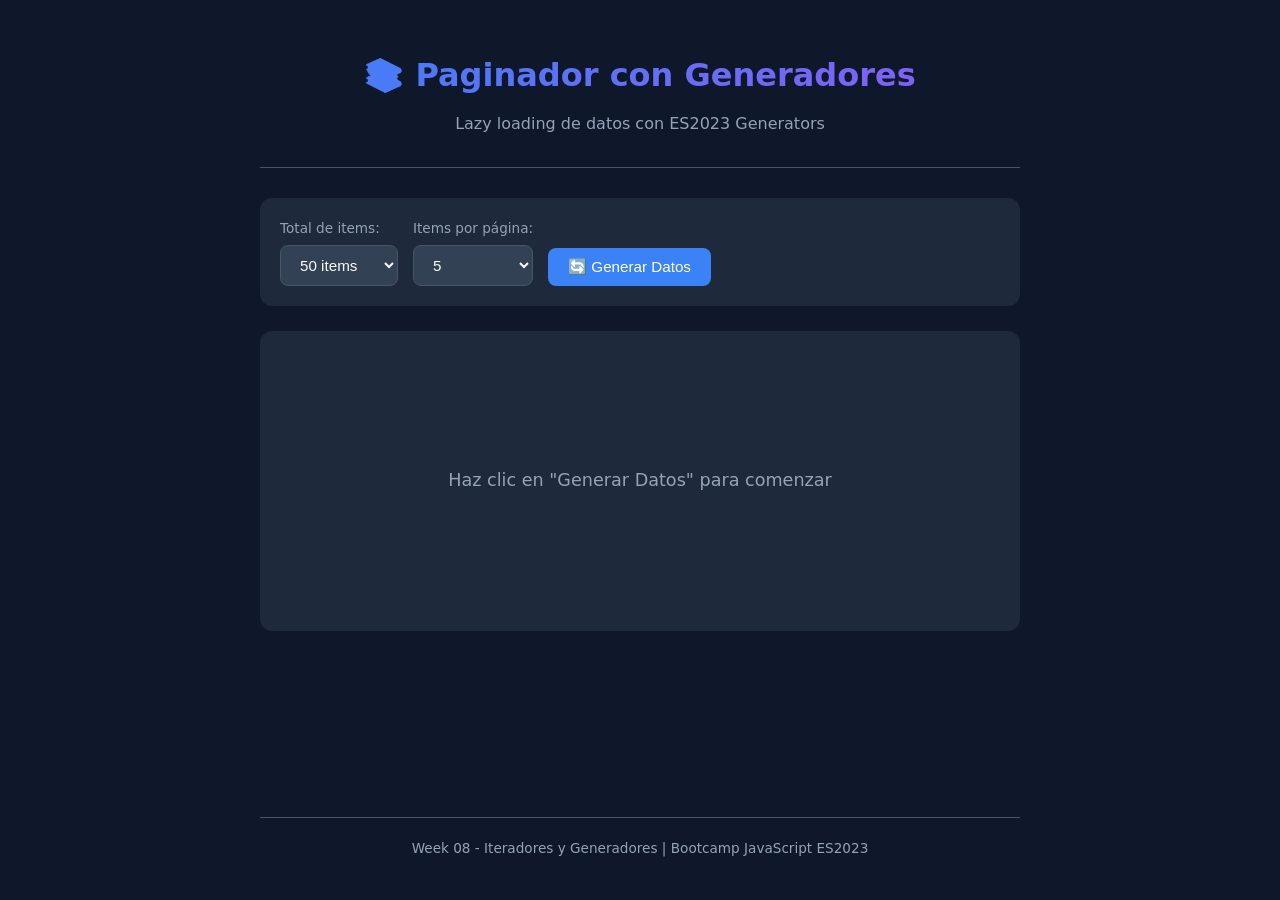
<file: week-08/3-proyecto/index.html>
<!DOCTYPE html>
<html lang="es">
  <head>
    <meta charset="UTF-8" />
    <meta
      name="viewport"
      content="width=device-width, initial-scale=1.0" />
    <title>Paginador con Generadores</title>
    <link
      rel="stylesheet"
      href="styles.css" />
  </head>
  <body>
    <div class="container">
      <header class="header">
        <h1>📚 Paginador con Generadores</h1>
        <p class="subtitle">Lazy loading de datos con ES2023 Generators</p>
      </header>

      <main class="main">
        <!-- Controls -->
        <div class="controls">
          <div class="control-group">
            <label for="totalItems">Total de items:</label>
            <select id="totalItems">
              <option value="20">20 items</option>
              <option
                value="50"
                selected>
                50 items
              </option>
              <option value="100">100 items</option>
              <option value="500">500 items</option>
            </select>
          </div>

          <div class="control-group">
            <label for="itemsPerPage">Items por página:</label>
            <select id="itemsPerPage">
              <option
                value="5"
                selected>
                5
              </option>
              <option value="10">10</option>
              <option value="20">20</option>
            </select>
          </div>

          <button
            id="btnGenerate"
            class="btn btn-primary">
            🔄 Generar Datos
          </button>
        </div>

        <!-- Data List -->
        <section class="data-section">
          <div
            id="dataList"
            class="data-list">
            <p class="placeholder">Haz clic en "Generar Datos" para comenzar</p>
          </div>
        </section>

        <!-- Pagination -->
        <nav
          class="pagination"
          id="pagination"
          style="display: none">
          <button
            id="btnFirst"
            class="btn btn-nav"
            title="Primera página">
            ⏮️
          </button>
          <button
            id="btnPrev"
            class="btn btn-nav"
            title="Página anterior">
            ◀️ Anterior
          </button>

          <div class="page-info">
            <span>Página</span>
            <input
              type="number"
              id="pageInput"
              min="1"
              value="1" />
            <span>de <strong id="totalPages">1</strong></span>
          </div>

          <button
            id="btnNext"
            class="btn btn-nav"
            title="Página siguiente">
            Siguiente ▶️
          </button>
          <button
            id="btnLast"
            class="btn btn-nav"
            title="Última página">
            ⏭️
          </button>
        </nav>

        <!-- Stats -->
        <div
          class="stats"
          id="stats"
          style="display: none">
          <span id="itemRange">Items 1-5</span>
          <span>de</span>
          <strong id="totalItemsDisplay">50</strong>
          <span>total</span>
        </div>
      </main>

      <footer class="footer">
        <p>Week 08 - Iteradores y Generadores | Bootcamp JavaScript ES2023</p>
      </footer>
    </div>

    <!-- Usa starter/script.js para desarrollar, solution/script.js para referencia -->
    <script src="starter/script.js"></script>
  </body>
</html>
</file>
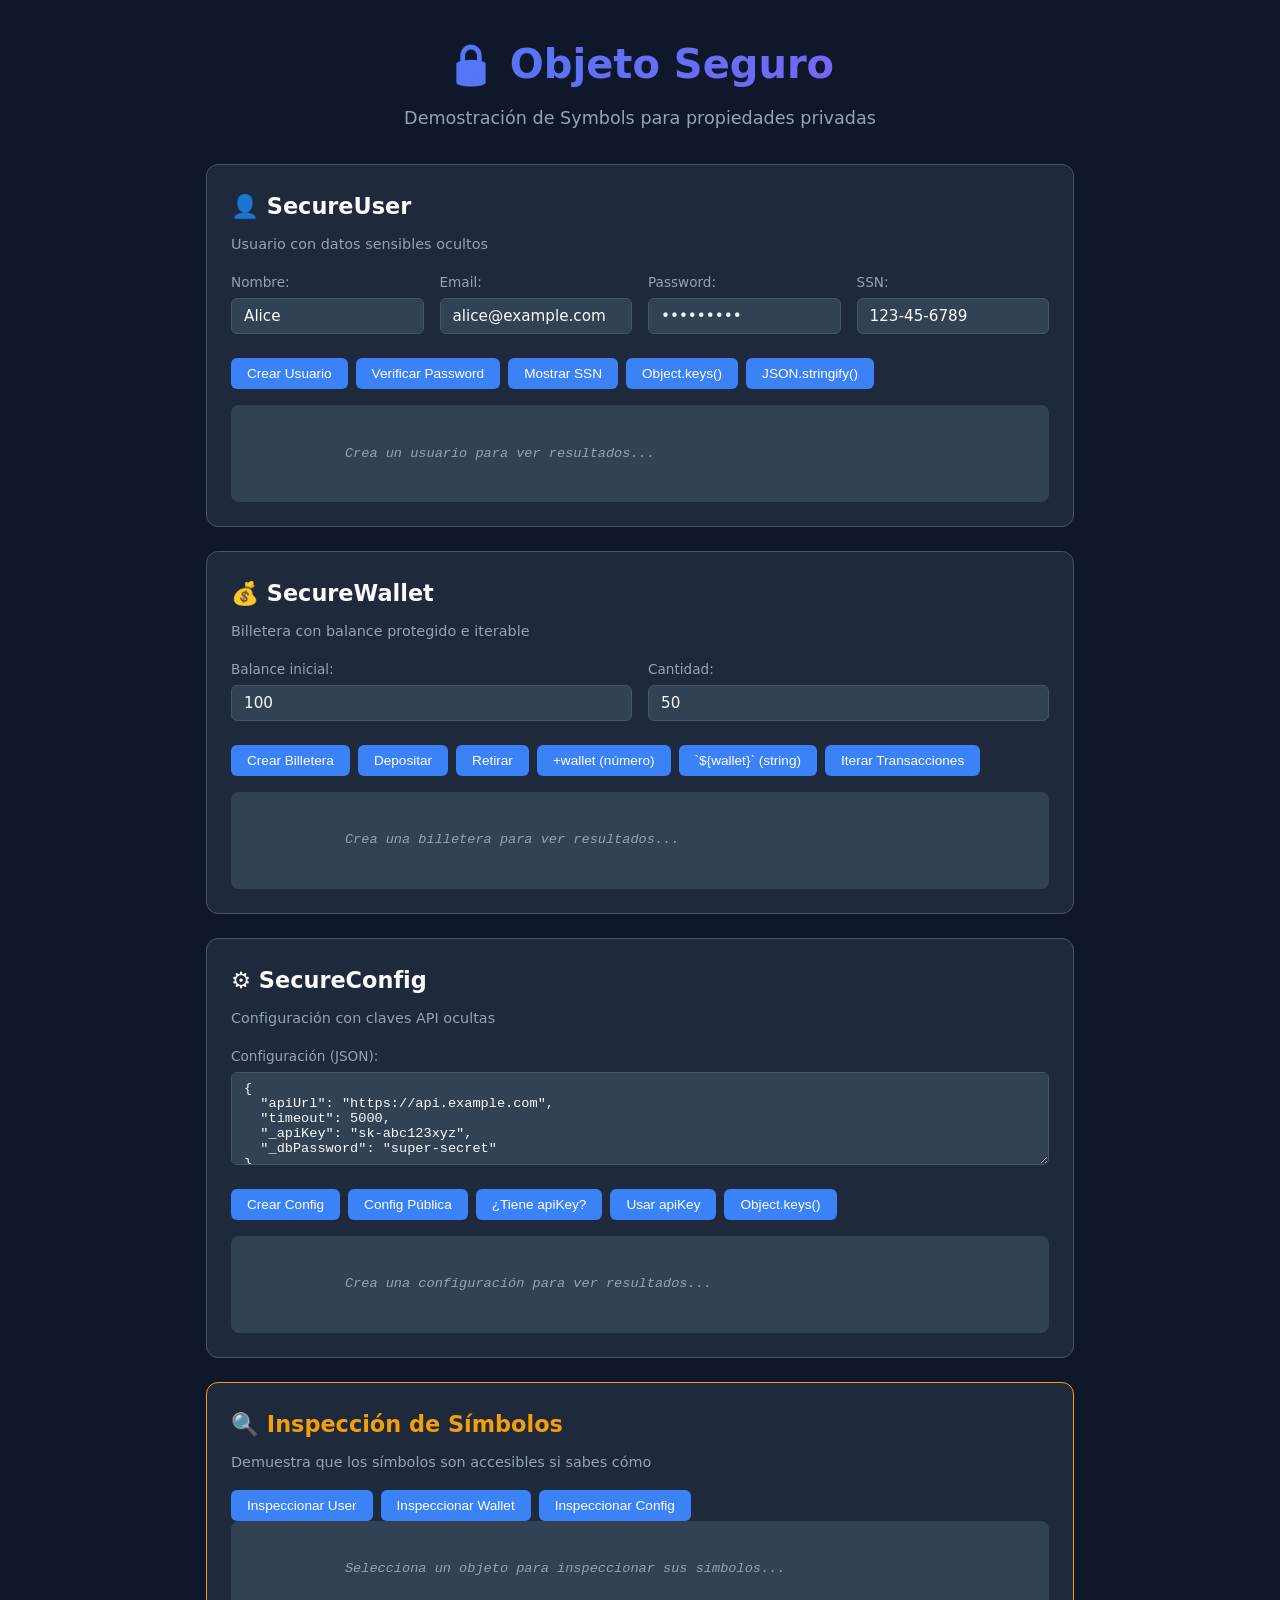
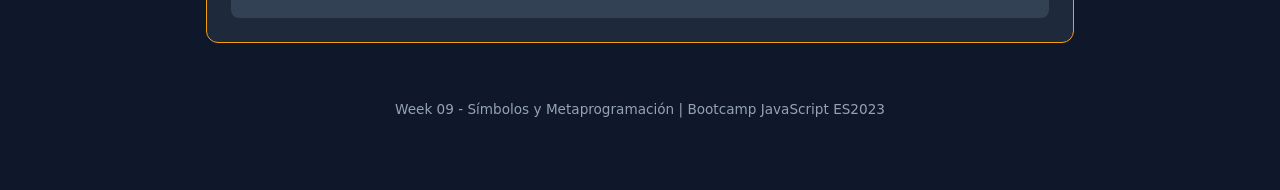
<file: week-09/3-proyecto/index.html>
<!DOCTYPE html>
<html lang="es">
  <head>
    <meta charset="UTF-8" />
    <meta
      name="viewport"
      content="width=device-width, initial-scale=1.0" />
    <title>Objeto Seguro - Week 09</title>
    <link
      rel="stylesheet"
      href="styles.css" />
  </head>
  <body>
    <div class="container">
      <header>
        <h1>🔒 Objeto Seguro</h1>
        <p>Demostración de Symbols para propiedades privadas</p>
      </header>

      <main>
        <!-- SecureUser Section -->
        <section class="card">
          <h2>👤 SecureUser</h2>
          <p class="description">Usuario con datos sensibles ocultos</p>

          <div class="demo-area">
            <div class="input-group">
              <label>Nombre:</label>
              <input
                type="text"
                id="userName"
                value="Alice" />
            </div>
            <div class="input-group">
              <label>Email:</label>
              <input
                type="email"
                id="userEmail"
                value="alice@example.com" />
            </div>
            <div class="input-group">
              <label>Password:</label>
              <input
                type="password"
                id="userPassword"
                value="secret123" />
            </div>
            <div class="input-group">
              <label>SSN:</label>
              <input
                type="text"
                id="userSSN"
                value="123-45-6789" />
            </div>

            <div class="button-group">
              <button id="createUser">Crear Usuario</button>
              <button id="verifyPassword">Verificar Password</button>
              <button id="showMaskedSSN">Mostrar SSN</button>
              <button id="showUserKeys">Object.keys()</button>
              <button id="showUserJSON">JSON.stringify()</button>
            </div>
          </div>

          <div
            class="output"
            id="userOutput">
            <span class="placeholder"
              >Crea un usuario para ver resultados...</span
            >
          </div>
        </section>

        <!-- SecureWallet Section -->
        <section class="card">
          <h2>💰 SecureWallet</h2>
          <p class="description">Billetera con balance protegido e iterable</p>

          <div class="demo-area">
            <div class="input-group">
              <label>Balance inicial:</label>
              <input
                type="number"
                id="walletInitial"
                value="100" />
            </div>
            <div class="input-group">
              <label>Cantidad:</label>
              <input
                type="number"
                id="walletAmount"
                value="50" />
            </div>

            <div class="button-group">
              <button id="createWallet">Crear Billetera</button>
              <button id="depositWallet">Depositar</button>
              <button id="withdrawWallet">Retirar</button>
              <button id="walletAsNumber">+wallet (número)</button>
              <button id="walletAsString">`${wallet}` (string)</button>
              <button id="iterateWallet">Iterar Transacciones</button>
            </div>
          </div>

          <div
            class="output"
            id="walletOutput">
            <span class="placeholder"
              >Crea una billetera para ver resultados...</span
            >
          </div>
        </section>

        <!-- SecureConfig Section -->
        <section class="card">
          <h2>⚙️ SecureConfig</h2>
          <p class="description">Configuración con claves API ocultas</p>

          <div class="demo-area">
            <div class="input-group full-width">
              <label>Configuración (JSON):</label>
              <textarea
                id="configInput"
                rows="5">
{
  "apiUrl": "https://api.example.com",
  "timeout": 5000,
  "_apiKey": "sk-abc123xyz",
  "_dbPassword": "super-secret"
}</textarea
              >
            </div>

            <div class="button-group">
              <button id="createConfig">Crear Config</button>
              <button id="getPublicConfig">Config Pública</button>
              <button id="hasApiKey">¿Tiene apiKey?</button>
              <button id="useApiKey">Usar apiKey</button>
              <button id="showConfigKeys">Object.keys()</button>
            </div>
          </div>

          <div
            class="output"
            id="configOutput">
            <span class="placeholder"
              >Crea una configuración para ver resultados...</span
            >
          </div>
        </section>

        <!-- Inspection Section -->
        <section class="card inspection">
          <h2>🔍 Inspección de Símbolos</h2>
          <p class="description">
            Demuestra que los símbolos son accesibles si sabes cómo
          </p>

          <div class="button-group">
            <button id="inspectUser">Inspeccionar User</button>
            <button id="inspectWallet">Inspeccionar Wallet</button>
            <button id="inspectConfig">Inspeccionar Config</button>
          </div>

          <div
            class="output"
            id="inspectOutput">
            <span class="placeholder"
              >Selecciona un objeto para inspeccionar sus símbolos...</span
            >
          </div>
        </section>
      </main>

      <footer>
        <p>Week 09 - Símbolos y Metaprogramación | Bootcamp JavaScript ES2023</p>
      </footer>
    </div>

    <!-- Cambiar a starter/script.js para desarrollo -->
    <script
      type="module"
      src="starter/script.js"></script>
  </body>
</html>
</file>
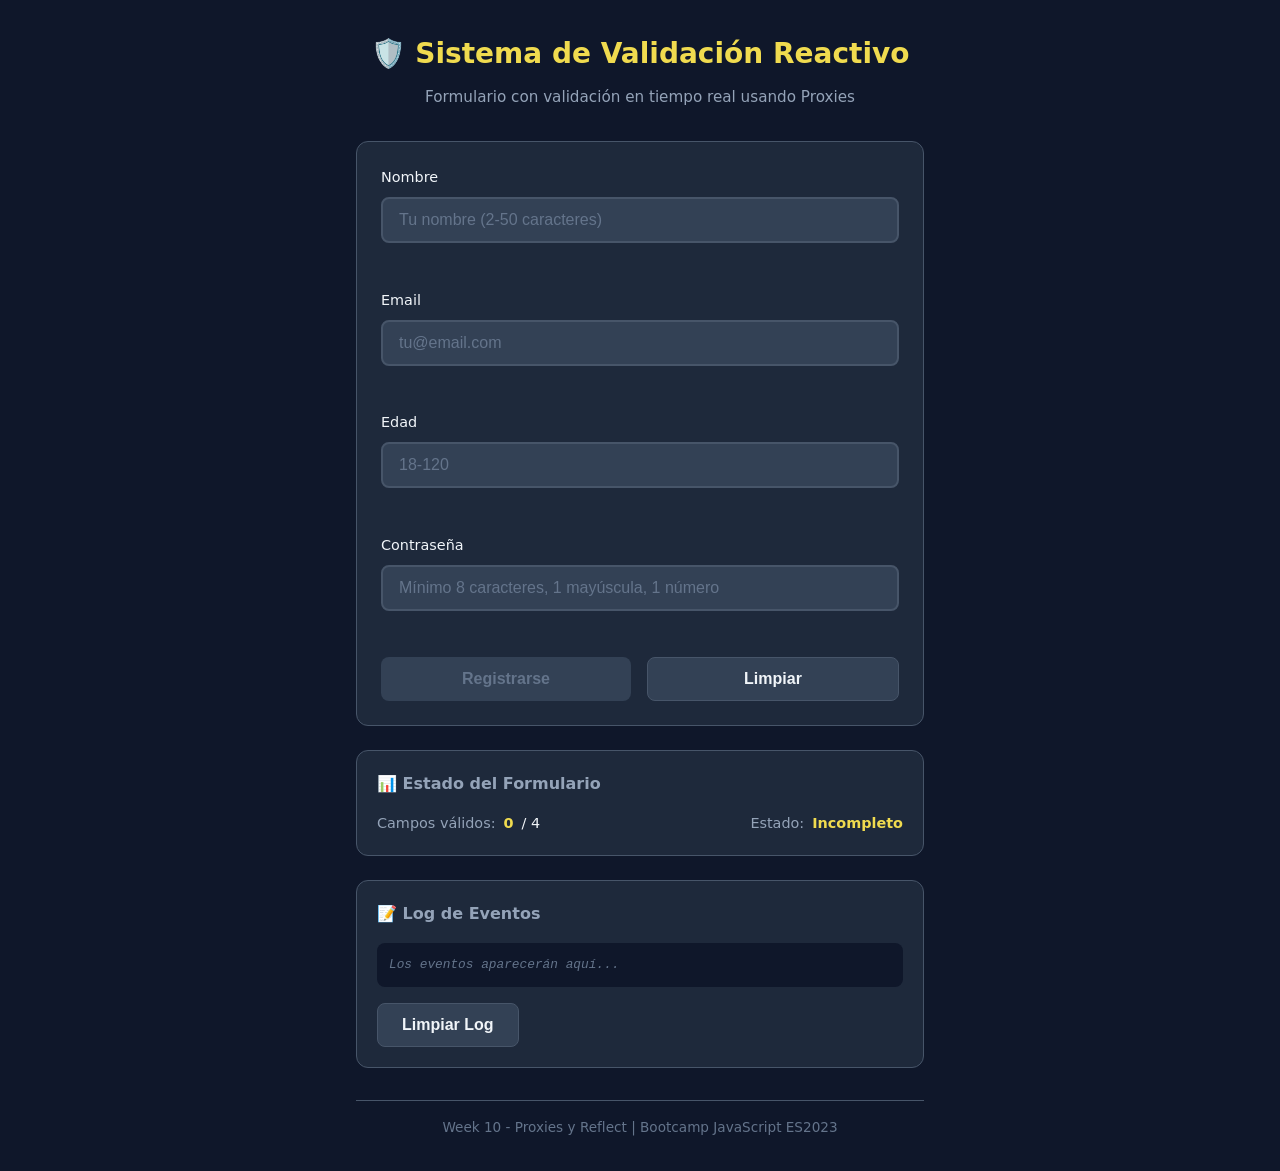
<file: week-10/3-proyecto/index.html>
<!DOCTYPE html>
<html lang="es">
  <head>
    <meta charset="UTF-8" />
    <meta
      name="viewport"
      content="width=device-width, initial-scale=1.0" />
    <title>Sistema de Validación Reactivo | Week 10</title>
    <link
      rel="stylesheet"
      href="styles.css" />
  </head>
  <body>
    <div class="container">
      <header>
        <h1>🛡️ Sistema de Validación Reactivo</h1>
        <p>Formulario con validación en tiempo real usando Proxies</p>
      </header>

      <main>
        <form
          id="registrationForm"
          novalidate>
          <div class="form-group">
            <label for="name">Nombre</label>
            <input
              type="text"
              id="name"
              name="name"
              placeholder="Tu nombre (2-50 caracteres)"
              autocomplete="name" />
            <span
              class="error-message"
              id="name-error"></span>
            <span class="success-icon">✓</span>
          </div>

          <div class="form-group">
            <label for="email">Email</label>
            <input
              type="email"
              id="email"
              name="email"
              placeholder="tu@email.com"
              autocomplete="email" />
            <span
              class="error-message"
              id="email-error"></span>
            <span class="success-icon">✓</span>
          </div>

          <div class="form-group">
            <label for="age">Edad</label>
            <input
              type="number"
              id="age"
              name="age"
              placeholder="18-120"
              min="18"
              max="120" />
            <span
              class="error-message"
              id="age-error"></span>
            <span class="success-icon">✓</span>
          </div>

          <div class="form-group">
            <label for="password">Contraseña</label>
            <input
              type="password"
              id="password"
              name="password"
              placeholder="Mínimo 8 caracteres, 1 mayúscula, 1 número"
              autocomplete="new-password" />
            <span
              class="error-message"
              id="password-error"></span>
            <span class="success-icon">✓</span>
          </div>

          <div class="form-actions">
            <button
              type="submit"
              id="submitBtn"
              disabled>
              Registrarse
            </button>
            <button
              type="reset"
              id="resetBtn">
              Limpiar
            </button>
          </div>
        </form>

        <section class="status-panel">
          <h2>📊 Estado del Formulario</h2>
          <div class="status-grid">
            <div class="status-item">
              <span class="status-label">Campos válidos:</span>
              <span
                class="status-value"
                id="validCount"
                >0</span
              >
              <span>/ 4</span>
            </div>
            <div class="status-item">
              <span class="status-label">Estado:</span>
              <span
                class="status-value"
                id="formStatus"
                >Incompleto</span
              >
            </div>
          </div>
        </section>

        <section
          class="result-panel"
          id="resultPanel"
          hidden>
          <h2>✅ Datos Registrados</h2>
          <div
            class="result-content"
            id="resultContent"></div>
        </section>

        <section class="log-panel">
          <h2>📝 Log de Eventos</h2>
          <div
            class="log-content"
            id="logContent">
            <p class="log-empty">Los eventos aparecerán aquí...</p>
          </div>
          <button
            id="clearLog"
            class="btn-secondary">
            Limpiar Log
          </button>
        </section>
      </main>

      <footer>
        <p>Week 10 - Proxies y Reflect | Bootcamp JavaScript ES2023</p>
      </footer>
    </div>

    <!-- Cambiar a solution/script.js para ver la solución -->
    <script src="starter/script.js"></script>
  </body>
</html>
</file>
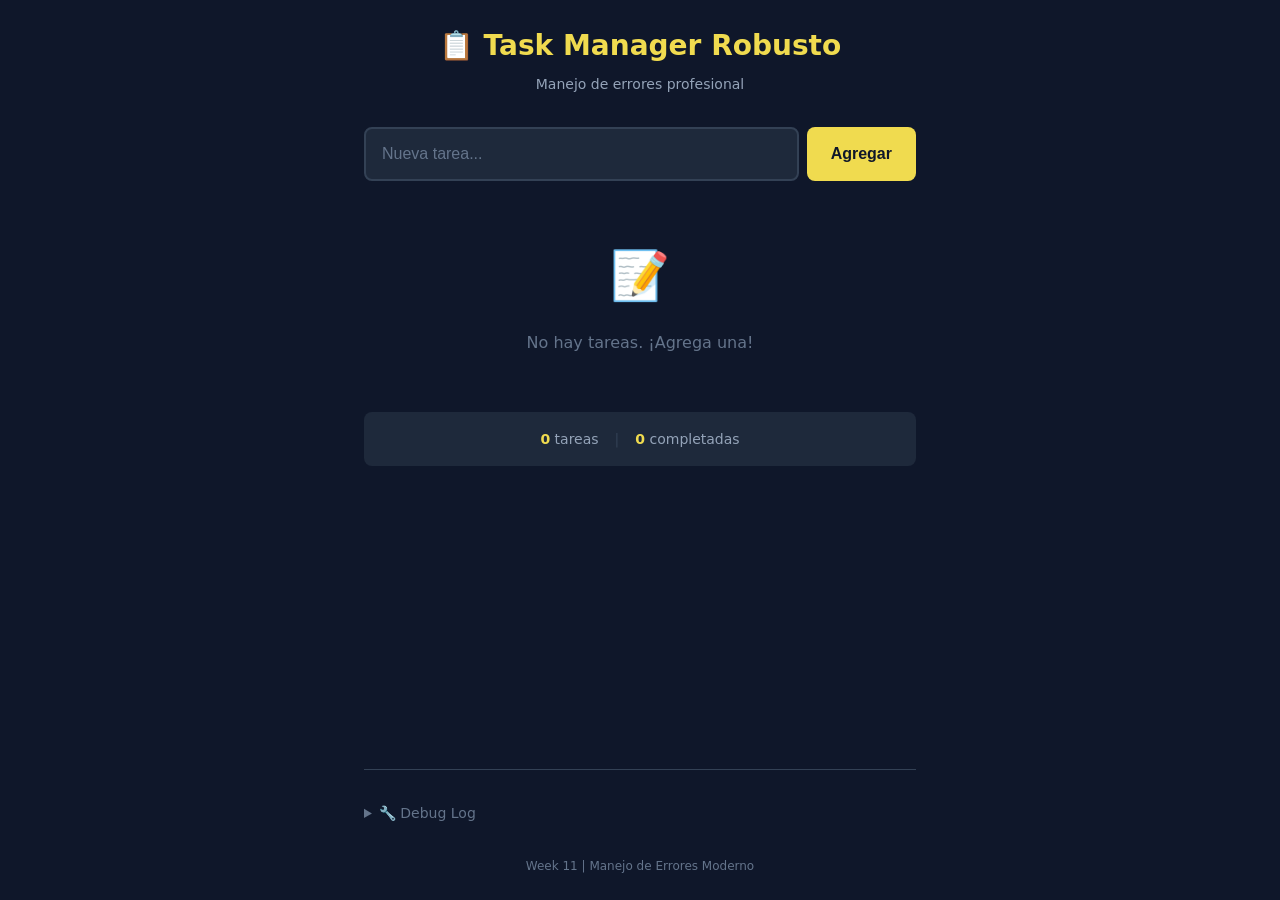
<file: week-11/3-proyecto/index.html>
<!DOCTYPE html>
<html lang="es">
  <head>
    <meta charset="UTF-8" />
    <meta
      name="viewport"
      content="width=device-width, initial-scale=1.0" />
    <title>Task Manager Robusto | Week 11</title>
    <link
      rel="stylesheet"
      href="styles.css" />
  </head>
  <body>
    <div class="app-container">
      <!-- Header -->
      <header class="app-header">
        <h1>📋 Task Manager Robusto</h1>
        <p class="subtitle">Manejo de errores profesional</p>
      </header>

      <!-- Main Content -->
      <main class="app-main">
        <!-- Add Task Form -->
        <section class="add-task-section">
          <form
            id="taskForm"
            class="task-form">
            <div class="input-group">
              <input
                type="text"
                id="taskInput"
                class="task-input"
                placeholder="Nueva tarea..."
                autocomplete="off" />
              <button
                type="submit"
                class="btn btn-primary"
                id="addBtn">
                Agregar
              </button>
            </div>
          </form>
        </section>

        <!-- Error Display -->
        <section
          id="errorSection"
          class="error-section hidden">
          <div class="error-box">
            <span class="error-icon">⚠️</span>
            <span
              id="errorMessage"
              class="error-message"></span>
            <button
              class="error-close"
              id="errorClose">
              ×
            </button>
          </div>
        </section>

        <!-- Loading Indicator -->
        <section
          id="loadingSection"
          class="loading-section hidden">
          <div class="loading-box">
            <span class="loading-spinner">🔄</span>
            <span id="loadingMessage">Procesando...</span>
          </div>
        </section>

        <!-- Task List -->
        <section class="tasks-section">
          <div
            id="taskList"
            class="task-list">
            <!-- Tasks will be rendered here -->
          </div>

          <!-- Empty State -->
          <div
            id="emptyState"
            class="empty-state">
            <span class="empty-icon">📝</span>
            <p>No hay tareas. ¡Agrega una!</p>
          </div>
        </section>

        <!-- Stats -->
        <section class="stats-section">
          <div class="stats-box">
            <span
              id="statsTotal"
              class="stat">
              <span class="stat-value">0</span> tareas
            </span>
            <span class="stat-divider">|</span>
            <span
              id="statsCompleted"
              class="stat">
              <span class="stat-value">0</span> completadas
            </span>
          </div>
        </section>
      </main>

      <!-- Debug Panel (for development) -->
      <aside class="debug-panel">
        <details>
          <summary>🔧 Debug Log</summary>
          <div
            id="debugLog"
            class="debug-log">
            <!-- Debug messages will appear here -->
          </div>
          <button
            id="clearDebug"
            class="btn btn-small">
            Limpiar
          </button>
        </details>
      </aside>

      <!-- Footer -->
      <footer class="app-footer">
        <p>Week 11 | Manejo de Errores Moderno</p>
      </footer>
    </div>

    <!-- Load Script -->
    <!-- Change to solution/script.js to see complete implementation -->
    <script
      src="starter/script.js"
      type="module"></script>
  </body>
</html>
</file>
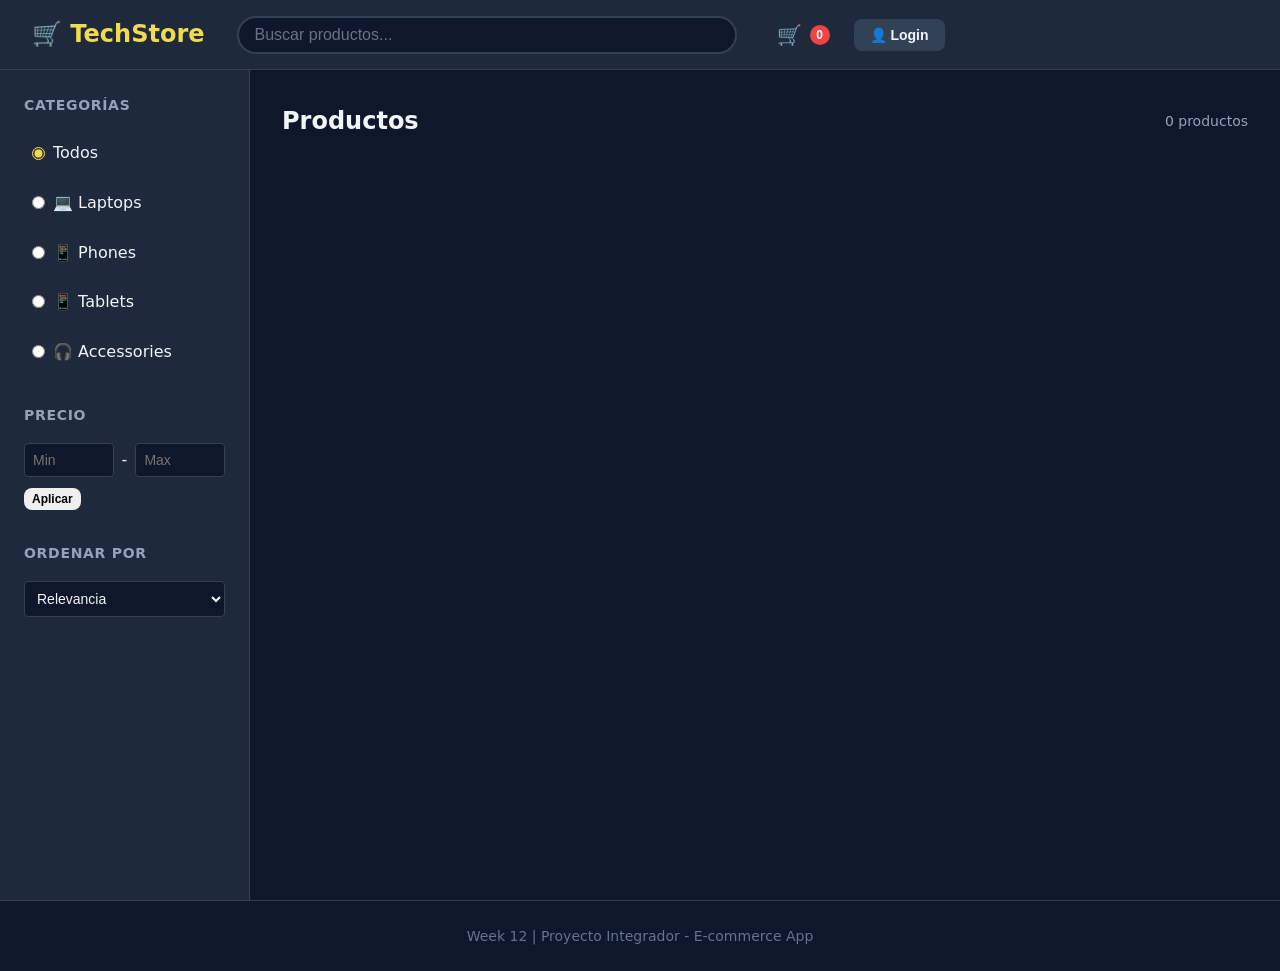
<file: week-12/3-proyecto/index.html>
<!DOCTYPE html>
<html lang="es">
  <head>
    <meta charset="UTF-8" />
    <meta
      name="viewport"
      content="width=device-width, initial-scale=1.0" />
    <title>TechStore | E-commerce App</title>
    <link
      rel="stylesheet"
      href="styles.css" />
  </head>
  <body>
    <div class="app-container">
      <!-- Header -->
      <header class="header">
        <div class="header-brand">
          <h1>🛒 TechStore</h1>
        </div>

        <div class="header-search">
          <input
            type="text"
            id="searchInput"
            class="search-input"
            placeholder="Buscar productos..." />
        </div>

        <div class="header-actions">
          <button
            class="btn btn-icon"
            id="cartToggle">
            🛒
            <span
              id="cartCount"
              class="badge"
              >0</span
            >
          </button>
          <div
            class="user-area"
            id="userArea">
            <button
              class="btn btn-secondary"
              id="loginBtn">
              👤 Login
            </button>
          </div>
        </div>
      </header>

      <!-- Main Content -->
      <main class="main-content">
        <!-- Sidebar: Filters -->
        <aside class="sidebar">
          <div class="filter-section">
            <h3>Categorías</h3>
            <div
              class="filter-options"
              id="categoryFilters">
              <label class="filter-option">
                <input
                  type="radio"
                  name="category"
                  value=""
                  checked />
                <span>Todos</span>
              </label>
              <label class="filter-option">
                <input
                  type="radio"
                  name="category"
                  value="laptops" />
                <span>💻 Laptops</span>
              </label>
              <label class="filter-option">
                <input
                  type="radio"
                  name="category"
                  value="phones" />
                <span>📱 Phones</span>
              </label>
              <label class="filter-option">
                <input
                  type="radio"
                  name="category"
                  value="tablets" />
                <span>📱 Tablets</span>
              </label>
              <label class="filter-option">
                <input
                  type="radio"
                  name="category"
                  value="accessories" />
                <span>🎧 Accessories</span>
              </label>
            </div>
          </div>

          <div class="filter-section">
            <h3>Precio</h3>
            <div class="price-range">
              <input
                type="number"
                id="minPrice"
                placeholder="Min"
                class="price-input" />
              <span>-</span>
              <input
                type="number"
                id="maxPrice"
                placeholder="Max"
                class="price-input" />
            </div>
            <button
              class="btn btn-small"
              id="applyPriceFilter">
              Aplicar
            </button>
          </div>

          <div class="filter-section">
            <h3>Ordenar por</h3>
            <select
              id="sortSelect"
              class="sort-select">
              <option value="default">Relevancia</option>
              <option value="price-asc">Precio: Menor a Mayor</option>
              <option value="price-desc">Precio: Mayor a Menor</option>
              <option value="name-asc">Nombre: A-Z</option>
              <option value="name-desc">Nombre: Z-A</option>
              <option value="rating">Mejor valorados</option>
            </select>
          </div>
        </aside>

        <!-- Products Grid -->
        <section class="products-section">
          <div class="products-header">
            <h2>Productos</h2>
            <span
              id="productCount"
              class="product-count"
              >0 productos</span
            >
          </div>

          <div
            id="productGrid"
            class="product-grid">
            <!-- Products will be rendered here -->
          </div>

          <!-- Empty State -->
          <div
            id="emptyProducts"
            class="empty-state hidden">
            <span class="empty-icon">🔍</span>
            <p>No se encontraron productos</p>
            <button
              class="btn btn-secondary"
              id="clearFilters">
              Limpiar filtros
            </button>
          </div>
        </section>
      </main>

      <!-- Cart Sidebar -->
      <aside
        class="cart-sidebar hidden"
        id="cartSidebar">
        <div class="cart-header">
          <h2>🛒 Tu Carrito</h2>
          <button
            class="btn btn-icon"
            id="closeCart">
            ✕
          </button>
        </div>

        <div
          class="cart-items"
          id="cartItems">
          <!-- Cart items will be rendered here -->
        </div>

        <!-- Cart Empty State -->
        <div
          id="cartEmpty"
          class="cart-empty">
          <span class="empty-icon">🛒</span>
          <p>Tu carrito está vacío</p>
          <button
            class="btn btn-secondary"
            id="startShopping">
            Empezar a comprar
          </button>
        </div>

        <div
          class="cart-footer"
          id="cartFooter">
          <div class="cart-totals">
            <div class="cart-total-row">
              <span>Subtotal:</span>
              <span id="cartSubtotal">$0</span>
            </div>
            <div class="cart-total-row">
              <span>Envío:</span>
              <span id="cartShipping">Gratis</span>
            </div>
            <div class="cart-total-row total">
              <span>Total:</span>
              <span id="cartTotal">$0</span>
            </div>
          </div>

          <div class="cart-actions">
            <button
              class="btn btn-secondary"
              id="clearCart">
              Vaciar
            </button>
            <button
              class="btn btn-primary"
              id="checkoutBtn">
              Checkout 💳
            </button>
          </div>
        </div>
      </aside>

      <!-- Cart Overlay -->
      <div
        class="overlay hidden"
        id="cartOverlay"></div>

      <!-- Login Modal -->
      <div
        class="modal hidden"
        id="loginModal">
        <div class="modal-content">
          <div class="modal-header">
            <h2 id="modalTitle">Iniciar Sesión</h2>
            <button
              class="btn btn-icon"
              id="closeModal">
              ✕
            </button>
          </div>

          <form
            id="authForm"
            class="auth-form">
            <div
              class="form-group"
              id="nameGroup"
              style="display: none">
              <label for="nameInput">Nombre</label>
              <input
                type="text"
                id="nameInput"
                class="form-input"
                placeholder="Tu nombre" />
            </div>

            <div class="form-group">
              <label for="emailInput">Email</label>
              <input
                type="email"
                id="emailInput"
                class="form-input"
                placeholder="email@ejemplo.com"
                required />
            </div>

            <div class="form-group">
              <label for="passwordInput">Contraseña</label>
              <input
                type="password"
                id="passwordInput"
                class="form-input"
                placeholder="••••••••"
                required />
            </div>

            <div
              id="formError"
              class="form-error hidden"></div>

            <button
              type="submit"
              class="btn btn-primary btn-block"
              id="submitAuth">
              Iniciar Sesión
            </button>
          </form>

          <div class="modal-footer">
            <p id="authSwitch">
              ¿No tienes cuenta?
              <a
                href="#"
                id="switchToRegister"
                >Regístrate</a
              >
            </p>
          </div>
        </div>
      </div>

      <!-- Modal Overlay -->
      <div
        class="modal-overlay hidden"
        id="modalOverlay"></div>

      <!-- Notifications -->
      <div
        class="notifications"
        id="notifications">
        <!-- Notifications will be rendered here -->
      </div>

      <!-- Footer -->
      <footer class="footer">
        <p>Week 12 | Proyecto Integrador - E-commerce App</p>
      </footer>
    </div>

    <!-- Load Script -->
    <!-- Change to solution/js/main.js to see complete implementation -->
    <script
      src="starter/js/main.js"
      type="module"></script>
  </body>
</html>
</file>
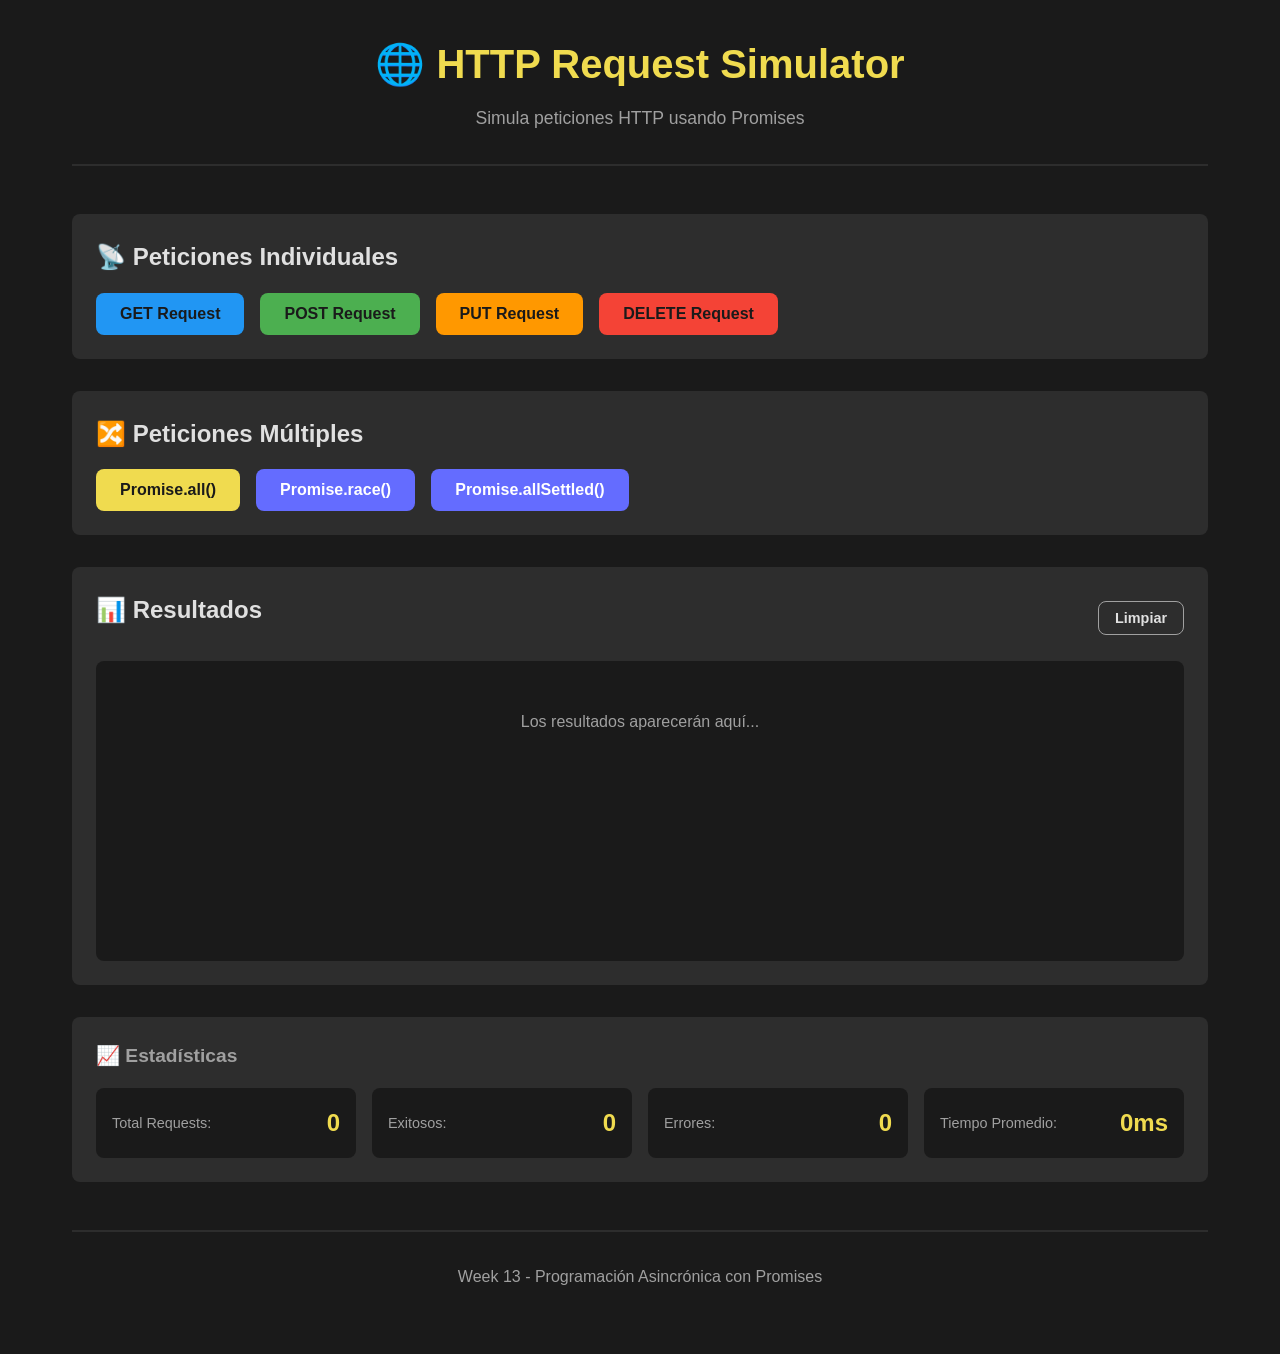
<file: week-13/3-proyecto/index.html>
<!doctype html>
<html lang="es">
  <head>
    <meta charset="UTF-8" />
    <meta
      name="viewport"
      content="width=device-width, initial-scale=1.0" />
    <title>HTTP Simulator - Week 13</title>
    <link
      rel="stylesheet"
      href="styles.css" />
  </head>
  <body>
    <div class="container">
      <header>
        <h1>🌐 HTTP Request Simulator</h1>
        <p>Simula peticiones HTTP usando Promises</p>
      </header>

      <main>
        <!-- Single Requests -->
        <section class="actions">
          <h2>📡 Peticiones Individuales</h2>
          <div class="button-group">
            <button
              id="btn-get"
              class="btn btn-get">
              GET Request
            </button>
            <button
              id="btn-post"
              class="btn btn-post">
              POST Request
            </button>
            <button
              id="btn-put"
              class="btn btn-put">
              PUT Request
            </button>
            <button
              id="btn-delete"
              class="btn btn-delete">
              DELETE Request
            </button>
          </div>
        </section>

        <!-- Multiple Requests -->
        <section class="actions">
          <h2>🔀 Peticiones Múltiples</h2>
          <div class="button-group">
            <button
              id="btn-all"
              class="btn btn-primary">
              Promise.all()
            </button>
            <button
              id="btn-race"
              class="btn btn-secondary">
              Promise.race()
            </button>
            <button
              id="btn-allSettled"
              class="btn btn-secondary">
              Promise.allSettled()
            </button>
          </div>
        </section>

        <!-- Results Area -->
        <section class="results">
          <div class="results-header">
            <h2>📊 Resultados</h2>
            <button
              id="btn-clear"
              class="btn btn-small">
              Limpiar
            </button>
          </div>
          <div
            id="results-container"
            class="results-container">
            <p class="placeholder">Los resultados aparecerán aquí...</p>
          </div>
        </section>

        <!-- Stats (Optional) -->
        <section class="stats">
          <h3>📈 Estadísticas</h3>
          <div class="stats-grid">
            <div class="stat-item">
              <span class="stat-label">Total Requests:</span>
              <span
                id="stat-total"
                class="stat-value"
                >0</span
              >
            </div>
            <div class="stat-item">
              <span class="stat-label">Exitosos:</span>
              <span
                id="stat-success"
                class="stat-value"
                >0</span
              >
            </div>
            <div class="stat-item">
              <span class="stat-label">Errores:</span>
              <span
                id="stat-errors"
                class="stat-value"
                >0</span
              >
            </div>
            <div class="stat-item">
              <span class="stat-label">Tiempo Promedio:</span>
              <span
                id="stat-avg"
                class="stat-value"
                >0ms</span
              >
            </div>
          </div>
        </section>
      </main>

      <footer>
        <p>Week 13 - Programación Asincrónica con Promises</p>
      </footer>
    </div>

    <!-- Scripts -->
    <script src="starter/js/http.js"></script>
    <script src="starter/js/ui.js"></script>
    <script src="starter/js/app.js"></script>
  </body>
</html>
</file>
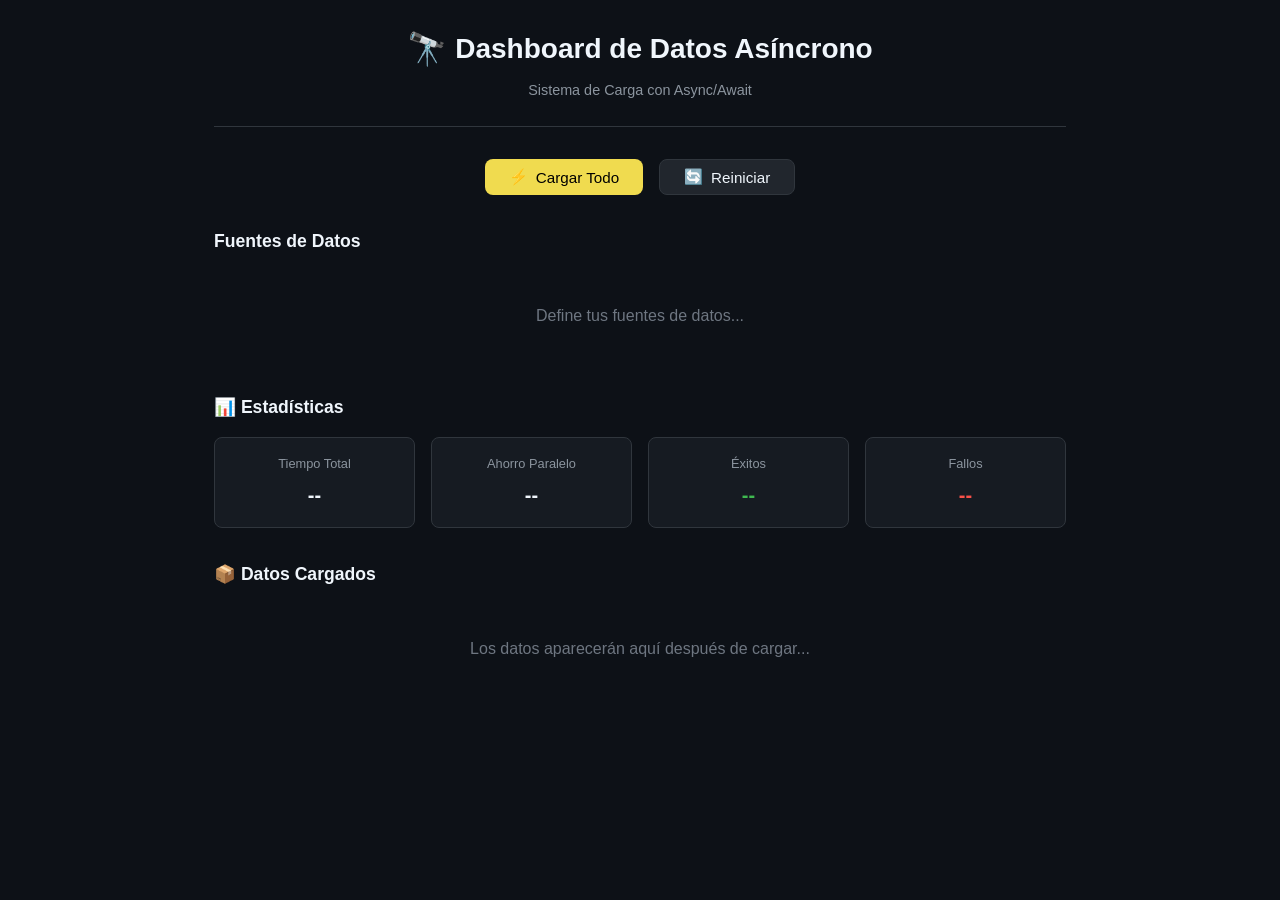
<file: week-14/3-proyecto/index.html>
<!DOCTYPE html>
<html lang="es">
<head>
  <meta charset="UTF-8">
  <meta name="viewport" content="width=device-width, initial-scale=1.0">
  <title>Dashboard de Datos Asíncrono</title>
  <link rel="stylesheet" href="styles.css">
</head>
<body>
  <div class="container">
    <!-- Header -->
    <header class="header">
      <h1 class="header__title">
        <span class="header__icon">🔭</span>
        Dashboard de Datos Asíncrono
      </h1>
      <p class="header__subtitle">Sistema de Carga con Async/Await</p>
    </header>

    <!-- Controles -->
    <section class="controls">
      <button id="btnLoadAll" class="btn btn--primary">
        <span class="btn__icon">⚡</span>
        Cargar Todo
      </button>
      <button id="btnReset" class="btn btn--secondary">
        <span class="btn__icon">🔄</span>
        Reiniciar
      </button>
    </section>

    <!-- Panel de Fuentes de Datos -->
    <section class="data-sources">
      <h2 class="section-title">Fuentes de Datos</h2>
      <div id="sourcesContainer" class="sources-grid">
        <!-- Las fuentes se generan dinámicamente -->
      </div>
    </section>

    <!-- Estadísticas -->
    <section class="statistics">
      <h2 class="section-title">📊 Estadísticas</h2>
      <div id="statsContainer" class="stats-grid">
        <div class="stat-card">
          <span class="stat-card__label">Tiempo Total</span>
          <span id="statTotalTime" class="stat-card__value">--</span>
        </div>
        <div class="stat-card">
          <span class="stat-card__label">Ahorro Paralelo</span>
          <span id="statSavings" class="stat-card__value">--</span>
        </div>
        <div class="stat-card">
          <span class="stat-card__label">Éxitos</span>
          <span id="statSuccess" class="stat-card__value stat-card__value--success">--</span>
        </div>
        <div class="stat-card">
          <span class="stat-card__label">Fallos</span>
          <span id="statFailed" class="stat-card__value stat-card__value--error">--</span>
        </div>
      </div>
    </section>

    <!-- Datos Cargados -->
    <section class="loaded-data">
      <h2 class="section-title">📦 Datos Cargados</h2>
      <div id="dataContainer" class="data-grid">
        <p class="placeholder">Los datos aparecerán aquí después de cargar...</p>
      </div>
    </section>
  </div>

  <script type="module" src="starter/script.js"></script>
</body>
</html>
</file>
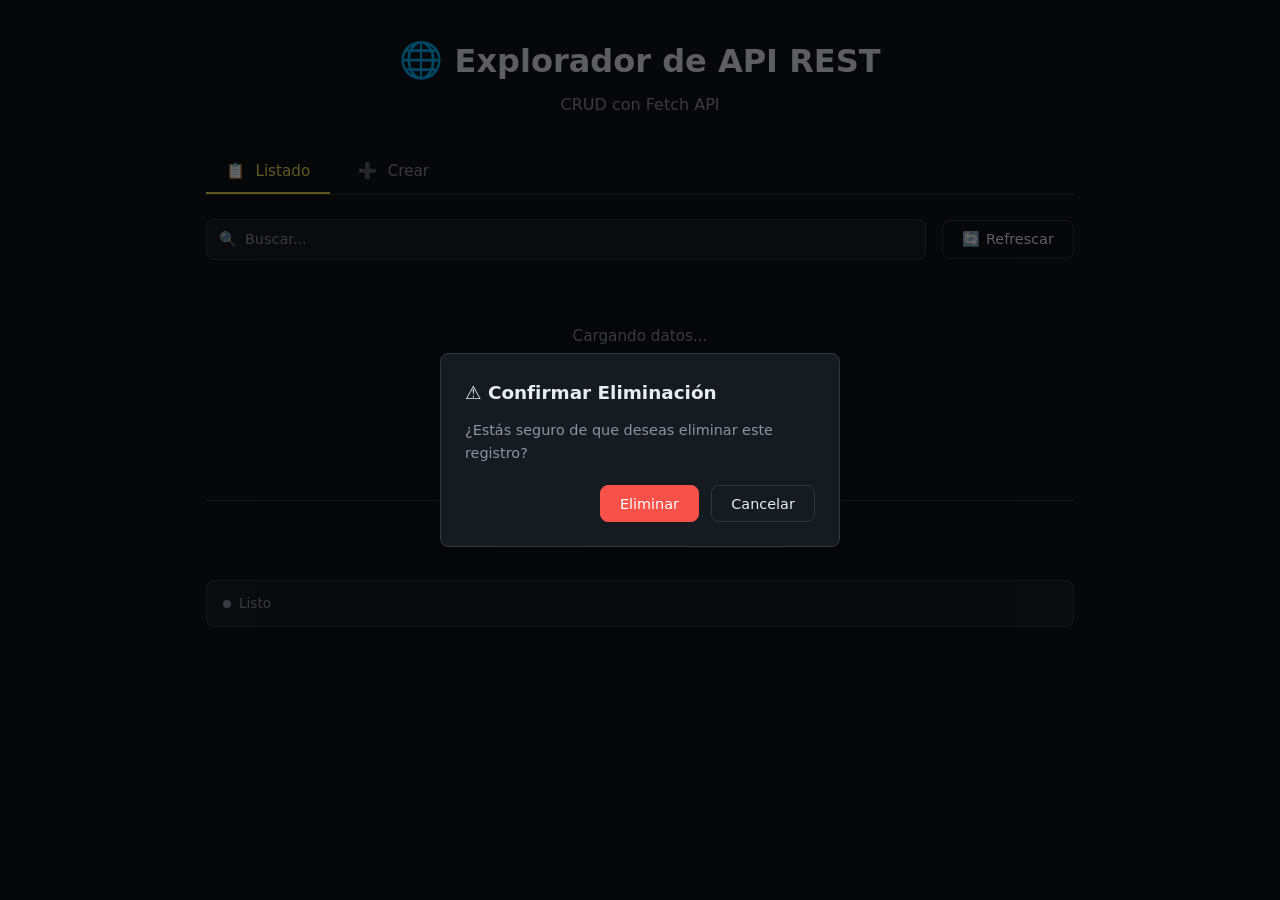
<file: week-15/3-proyecto/index.html>
<!DOCTYPE html>
<html lang="es">
<head>
  <meta charset="UTF-8">
  <meta name="viewport" content="width=device-width, initial-scale=1.0">
  <title>Explorador de API REST</title>
  <link rel="stylesheet" href="styles.css">
</head>
<body>
  <div class="container">
    <!-- Header -->
    <header class="header">
      <h1 class="header__title">
        <span class="header__icon">🌐</span>
        Explorador de API REST
      </h1>
      <p class="header__subtitle">CRUD con Fetch API</p>
    </header>

    <!-- Navegación de Secciones -->
    <nav class="tabs">
      <button class="tab tab--active" data-section="list">
        <span class="tab__icon">📋</span> Listado
      </button>
      <button class="tab" data-section="create">
        <span class="tab__icon">➕</span> Crear
      </button>
    </nav>

    <!-- Sección: Listado -->
    <section id="sectionList" class="section section--active">
      <div class="list-controls">
        <div class="search-box">
          <span class="search-box__icon">🔍</span>
          <input type="text" id="searchInput" class="search-box__input" placeholder="Buscar...">
        </div>
        <button id="btnRefresh" class="btn btn--secondary">
          <span class="btn__icon">🔄</span> Refrescar
        </button>
      </div>

      <!-- Contenedor de tarjetas -->
      <div id="cardsContainer" class="cards-grid">
        <p class="placeholder">Cargando datos...</p>
      </div>

      <!-- Paginación -->
      <div class="pagination">
        <button id="btnPrev" class="btn btn--small" disabled>◀ Anterior</button>
        <span id="pageInfo" class="pagination__info">Página 1</span>
        <button id="btnNext" class="btn btn--small">Siguiente ▶</button>
      </div>
    </section>

    <!-- Sección: Crear / Editar -->
    <section id="sectionCreate" class="section">
      <h2 class="section-title" id="formTitle">➕ Crear Registro</h2>
      <form id="itemForm" class="form">
        <input type="hidden" id="formId" value="">

        <div class="form-group">
          <label for="formName" class="form-group__label">Título</label>
          <input type="text" id="formName" class="form-group__input" placeholder="Ingresa el título" required>
        </div>

        <div class="form-group">
          <label for="formDescription" class="form-group__label">Descripción</label>
          <textarea id="formDescription" class="form-group__textarea" rows="4" placeholder="Ingresa la descripción" required></textarea>
        </div>

        <div class="form-actions">
          <button type="submit" id="btnSubmit" class="btn btn--primary">
            <span class="btn__icon">💾</span> Guardar
          </button>
          <button type="button" id="btnCancel" class="btn btn--secondary">
            Cancelar
          </button>
        </div>
      </form>
    </section>

    <!-- Barra de Estado -->
    <footer class="status-bar">
      <div id="statusMessage" class="status-bar__message">
        <span class="status-bar__dot status-bar__dot--idle"></span>
        Listo
      </div>
      <div id="responseTime" class="status-bar__time"></div>
    </footer>

    <!-- Modal de Confirmación -->
    <div id="confirmModal" class="modal" hidden>
      <div class="modal__backdrop"></div>
      <div class="modal__content">
        <h3 class="modal__title">⚠️ Confirmar Eliminación</h3>
        <p id="confirmMessage" class="modal__message">¿Estás seguro de que deseas eliminar este registro?</p>
        <div class="modal__actions">
          <button id="btnConfirmYes" class="btn btn--danger">Eliminar</button>
          <button id="btnConfirmNo" class="btn btn--secondary">Cancelar</button>
        </div>
      </div>
    </div>
  </div>

  <script type="module" src="starter/script.js"></script>
</body>
</html>
</file>
<file: week-01/3-proyecto/styles.css>
/* ============================================
   CSS Variables for Theming
   ============================================ */
:root {
  --bg-primary: #f5f7fa;
  --bg-secondary: #ffffff;
  --text-primary: #2d3748;
  --text-secondary: #4a5568;
  --accent: #4299e1;
  --accent-hover: #3182ce;
  --border: #e2e8f0;
  --shadow: rgba(0, 0, 0, 0.1);
  --success: #48bb78;
  --transition: 0.3s ease;
}

[data-theme="dark"] {
  --bg-primary: #1a202c;
  --bg-secondary: #2d3748;
  --text-primary: #f7fafc;
  --text-secondary: #e2e8f0;
  --border: #4a5568;
  --shadow: rgba(0, 0, 0, 0.3);
}

/* ============================================
   Reset & Base Styles
   ============================================ */
* {
  margin: 0;
  padding: 0;
  box-sizing: border-box;
}

body {
  font-family: -apple-system, BlinkMacSystemFont, 'Segoe UI', Roboto, Oxygen, Ubuntu, Cantarell, sans-serif;
  background: var(--bg-primary);
  color: var(--text-primary);
  line-height: 1.6;
  transition: background var(--transition), color var(--transition);
}

/* ============================================
   Container & Layout
   ============================================ */
.container {
  max-width: 800px;
  margin: 0 auto;
  padding: 2rem 1rem;
  min-height: 100vh;
  display: flex;
  flex-direction: column;
  align-items: center;
}

/* ============================================
   Theme Toggle Button
   ============================================ */
.theme-toggle {
  position: fixed;
  top: 1rem;
  right: 1rem;
  background: var(--bg-secondary);
  border: 2px solid var(--border);
  border-radius: 50%;
  width: 50px;
  height: 50px;
  cursor: pointer;
  font-size: 1.5rem;
  display: flex;
  align-items: center;
  justify-content: center;
  box-shadow: 0 2px 8px var(--shadow);
  transition: all var(--transition);
  z-index: 1000;
}

.theme-toggle:hover {
  transform: scale(1.1);
  box-shadow: 0 4px 12px var(--shadow);
}

.theme-icon {
  transition: transform var(--transition);
}

.theme-toggle:hover .theme-icon {
  transform: rotate(20deg);
}

/* ============================================
   Business Card
   ============================================ */
.card {
  background: var(--bg-secondary);
  border-radius: 16px;
  box-shadow: 0 4px 20px var(--shadow);
  overflow: hidden;
  width: 100%;
  max-width: 600px;
  transition: all var(--transition);
}

.card:hover {
  box-shadow: 0 8px 30px var(--shadow);
}

/* ============================================
   Card Header
   ============================================ */
.card-header {
  background: linear-gradient(135deg, var(--accent) 0%, #667eea 100%);
  padding: 2rem;
  text-align: center;
  color: white;
}

.avatar {
  width: 120px;
  height: 120px;
  margin: 0 auto 1rem;
  border-radius: 50%;
  overflow: hidden;
  border: 4px solid rgba(255, 255, 255, 0.3);
  box-shadow: 0 4px 12px rgba(0, 0, 0, 0.2);
}

.avatar img {
  width: 100%;
  height: 100%;
  object-fit: cover;
}

.header-info h1 {
  font-size: 2rem;
  margin-bottom: 0.5rem;
  font-weight: 700;
}

.title {
  font-size: 1.1rem;
  opacity: 0.9;
  margin-bottom: 0.5rem;
}

.location {
  font-size: 0.95rem;
  opacity: 0.8;
}

/* ============================================
   Card Sections
   ============================================ */
.card-section {
  padding: 1.5rem 2rem;
  border-bottom: 1px solid var(--border);
}

.card-section:last-child {
  border-bottom: none;
}

.card-section h2 {
  font-size: 1.3rem;
  margin-bottom: 1rem;
  color: var(--text-primary);
}

.bio {
  color: var(--text-secondary);
  line-height: 1.7;
}

/* ============================================
   Contact Section
   ============================================ */
.contact-info {
  display: flex;
  flex-direction: column;
  gap: 1rem;
}

.contact-item {
  display: flex;
  align-items: center;
  gap: 0.75rem;
  color: var(--text-secondary);
}

.icon {
  font-size: 1.2rem;
}

/* ============================================
   Skills Section
   ============================================ */
.skills-list {
  display: grid;
  grid-template-columns: repeat(auto-fill, minmax(200px, 1fr));
  gap: 1rem;
  margin-bottom: 1rem;
}

.skill-item {
  background: var(--bg-primary);
  padding: 1rem;
  border-radius: 8px;
  border: 1px solid var(--border);
  transition: all var(--transition);
}

.skill-item:hover {
  transform: translateY(-2px);
  box-shadow: 0 4px 12px var(--shadow);
  border-color: var(--accent);
}

.skill-name {
  font-weight: 600;
  margin-bottom: 0.5rem;
  color: var(--text-primary);
}

.skill-level {
  display: flex;
  align-items: center;
  gap: 0.5rem;
  font-size: 0.9rem;
  color: var(--text-secondary);
}

.skill-bar {
  flex: 1;
  height: 6px;
  background: var(--border);
  border-radius: 3px;
  overflow: hidden;
}

.skill-bar-fill {
  height: 100%;
  background: linear-gradient(90deg, var(--accent), #667eea);
  transition: width 0.5s ease;
}

.skill-item.hidden {
  display: none;
}

/* ============================================
   Social Links
   ============================================ */
.social-links {
  display: flex;
  gap: 1rem;
  flex-wrap: wrap;
}

.social-link {
  display: inline-flex;
  align-items: center;
  gap: 0.5rem;
  padding: 0.75rem 1.25rem;
  background: var(--bg-primary);
  border: 1px solid var(--border);
  border-radius: 8px;
  text-decoration: none;
  color: var(--text-primary);
  transition: all var(--transition);
  font-weight: 500;
}

.social-link:hover {
  background: var(--accent);
  color: white;
  transform: translateY(-2px);
  box-shadow: 0 4px 12px var(--shadow);
}

/* ============================================
   Statistics
   ============================================ */
.stats-grid {
  display: grid;
  grid-template-columns: repeat(auto-fit, minmax(150px, 1fr));
  gap: 1rem;
}

.stat-item {
  background: var(--bg-primary);
  padding: 1.5rem;
  border-radius: 8px;
  text-align: center;
  border: 1px solid var(--border);
}

.stat-value {
  font-size: 2rem;
  font-weight: 700;
  color: var(--accent);
  display: block;
  margin-bottom: 0.5rem;
}

.stat-label {
  font-size: 0.9rem;
  color: var(--text-secondary);
}

/* ============================================
   Buttons
   ============================================ */
.btn {
  padding: 0.75rem 1.5rem;
  background: var(--accent);
  color: white;
  border: none;
  border-radius: 8px;
  cursor: pointer;
  font-size: 1rem;
  font-weight: 500;
  transition: all var(--transition);
  width: 100%;
}

.btn:hover {
  background: var(--accent-hover);
  transform: translateY(-2px);
  box-shadow: 0 4px 12px var(--shadow);
}

.btn-small {
  padding: 0.5rem 1rem;
  font-size: 0.85rem;
  width: auto;
}

.btn-secondary {
  background: var(--bg-primary);
  color: var(--text-primary);
  border: 1px solid var(--border);
}

.btn-secondary:hover {
  background: var(--border);
}

/* ============================================
   Toast Notification
   ============================================ */
.toast {
  position: fixed;
  bottom: 2rem;
  right: 2rem;
  background: var(--success);
  color: white;
  padding: 1rem 1.5rem;
  border-radius: 8px;
  box-shadow: 0 4px 12px rgba(0, 0, 0, 0.2);
  transform: translateY(200%);
  transition: transform var(--transition);
  z-index: 2000;
}

.toast.show {
  transform: translateY(0);
}

/* ============================================
   Footer
   ============================================ */
.footer {
  margin-top: 2rem;
  text-align: center;
  color: var(--text-secondary);
  font-size: 0.9rem;
}

.small {
  font-size: 0.8rem;
  margin-top: 0.5rem;
}

/* ============================================
   Responsive Design
   ============================================ */
@media (max-width: 640px) {
  .container {
    padding: 1rem;
  }

  .card-header {
    padding: 1.5rem;
  }

  .header-info h1 {
    font-size: 1.5rem;
  }

  .card-section {
    padding: 1rem 1.5rem;
  }

  .skills-list {
    grid-template-columns: 1fr;
  }

  .stats-grid {
    grid-template-columns: 1fr 1fr;
  }

  .theme-toggle {
    top: 0.5rem;
    right: 0.5rem;
  }
}
</file>
<file: week-02/3-proyecto/styles.css>
/* ===================================
   Variables CSS y Reset
   =================================== */

:root {
  --color-primary: #3b82f6;
  --color-secondary: #8b5cf6;
  --color-success: #10b981;
  --color-warning: #f59e0b;
  --color-danger: #ef4444;
  --color-dark: #1a1e22;
  --color-gray: #6b7280;
  --color-light: #3c3f45;
  --color-white: #d2c7c7e0;

  --priority-high: #ef4444;
  --priority-medium: #f59e0b;
  --priority-low: #10b981;

  --shadow-sm: 0 1px 2px 0 rgba(0, 0, 0, 0.05);
  --shadow-md: 0 4px 6px -1px rgba(0, 0, 0, 0.1);
  --shadow-lg: 0 10px 15px -3px rgba(0, 0, 0, 0.1);

  --radius-sm: 0.375rem;
  --radius-md: 0.5rem;
  --radius-lg: 0.75rem;
}

* {
  margin: 0;
  padding: 0;
  box-sizing: border-box;
}

body {
  font-family: -apple-system, BlinkMacSystemFont, 'Segoe UI', Roboto, 'Helvetica Neue', Arial, sans-serif;
  background: linear-gradient(135deg, #222224 0%, #222224 100%);
  min-height: 100vh;
  padding: 2rem 1rem;
  color: var(--color-white);
}

/* ===================================
   Container
   =================================== */

.container {
  max-width: 900px;
  margin: 0 auto;
}

/* ===================================
   Header
   =================================== */

.header {
  background: var(--color-white);
  padding: 2rem;
  border-radius: var(--radius-lg);
  box-shadow: var(--shadow-lg);
  margin-bottom: 2rem;
  text-align: center;
}

.header h1 {
  font-size: 2rem;
  margin-bottom: 1rem;
  color: var(--color-dark);
}

.stats-summary {
  display: flex;
  gap: 2rem;
  justify-content: center;
  flex-wrap: wrap;
}

.stat {
  color: var(--color-dark);
  font-size: 0.95rem;
}

.stat strong {
  color: var(--color-hiddy);
  font-size: 1.25rem;
  margin-left: 0.25rem;
}

/* ===================================
   Task Form
   =================================== */

.task-form-section {
  background: var(--color-white);
  padding: 2rem;
  border-radius: var(--radius-lg);
  box-shadow: var(--shadow-lg);
  margin-bottom: 2rem;
}

.task-form-section h2 {
  margin-bottom: 1.5rem;
  color: var(--color-dark);
  font-size: 1.5rem;
}

.task-form .form-group {
  margin-bottom: 1.25rem;
}

.task-form label {
  display: block;
  margin-bottom: 0.5rem;
  color: var(--color-dark);
  font-weight: 500;
  font-size: 0.9rem;
}

.task-form input[type="text"],
.task-form textarea,
.task-form select {
  width: 100%;
  padding: 0.75rem;
  border: 2px solid var(--color-light);
  border-radius: var(--radius-md);
  font-size: 1rem;
  font-family: inherit;
  transition: border-color 0.2s;
}

.task-form input:focus,
.task-form textarea:focus,
.task-form select:focus {
  outline: none;
  border-color: var(--color-hiddeny);
}

.task-form textarea {
  resize: vertical;
}

.form-row {
  display: grid;
  grid-template-columns: repeat(auto-fit, minmax(200px, 1fr));
  gap: 1rem;
}

.form-actions {
  display: flex;
  gap: 1rem;
  margin-top: 1.5rem;
}

/* ===================================
   Buttons
   =================================== */

.btn {
  padding: 0.75rem 1.5rem;
  border: none;
  border-radius: var(--radius-md);
  font-size: 1rem;
  font-weight: 500;
  cursor: pointer;
  transition: all 0.2s;
  font-family: inherit;
}

.btn-primary {
  background: var(--color-primary);
  color: var(--color-white);
}

.btn-primary:hover {
  background: #2563eb;
  transform: translateY(-1px);
  box-shadow: var(--shadow-md);
}

.btn-secondary {
  background: var(--priority-high);
  color: var(--color-white);
}

.btn-secondary:hover {
  background: #ef4444;
  transform: translateY(-1px);
}

.btn-outline {
  background: var(--color-danger);
  border: 2px solid var(--color-danger);
  color: var(--color-white);
  padding: 0.5rem 1rem;
  font-size: 0.9rem;
  margin-bottom: 15px;
}

.btn-outline:hover {
  background: var(--color-danger);
  color: var(#ffffffe0);
}

.btn-sm {
  padding: 0.5rem 0.75rem;
  font-size: 0.875rem;
}

/* ===================================
   Filters
   =================================== */

.filters-section {
  background: var(--color-white);
  padding: 1.5rem;
  border-radius: var(--radius-lg);
  box-shadow: var(--shadow-lg);
  margin-bottom: 2rem;
  margin-top: 15px;
}

.filters {
  display: grid;
  grid-template-columns: repeat(auto-fit, minmax(200px, 1fr));
  gap: 1rem;
}

.filter-group {
  display: flex;
  flex-direction: column;
  gap: 0.5rem;
}

.filter-group label {
  font-weight: 500;
  font-size: 0.9rem;
  color: var(--color-dark);
}

.filter-group select,
.filter-group input {
  padding: 0.5rem;
  border: 2px solid var(--color-light);
  border-radius: var(--radius-md);
  font-family: inherit;
}

.search-group input {
  width: 100%;
}

/* ===================================
   Tasks Section
   =================================== */

.tasks-section {
  background: var(--color-white);
  padding: 2rem;
  border-radius: var(--radius-lg);
  box-shadow: var(--shadow-lg);
  margin-bottom: 20rem;
}

.tasks-header {
  display: flex;
  justify-content: space-between;
  align-items: center;
  margin-bottom: 1.5rem;
}

.tasks-header h2 {
  font-size: 1.5rem;
  color: var(--color-dark);
}

.task-list {
  display: flex;
  flex-direction: column;
  gap: 1rem;
}

/* Task Item */
.task-item {
  background: var(--color-light);
  color: var(--color-white);
  border-left: 4px solid var(--color-primary);
  border-radius: var(--radius-md);
  padding: 1.25rem;
  display: flex;
  gap: 1rem;
  align-items: flex-start;
  transition: all 0.2s;
}

.task-item:hover {
  transform: translateX(4px);
  box-shadow: var(--shadow-md);
}

.task-item.completed {
  opacity: 0.6;
}

.task-item.completed .task-content h3 {
  text-decoration: line-through;
}

.task-item.priority-high {
  border-left-color: var(--priority-high);
}

.task-item.priority-medium {
  border-left-color: var(--priority-medium);
}

.task-item.priority-low {
  border-left-color: var(--priority-low);
}

.task-checkbox {
  width: 20px;
  height: 20px;
  margin-top: 0.25rem;
  cursor: pointer;
  flex-shrink: 0;
}

.task-content {
  flex: 1;
}

.task-content h3 {
  font-size: 1.1rem;
  margin-bottom: 0.5rem;
  color: var(--color-dark);
}

.task-content p {
  color: var(--color-gray);
  font-size: 0.9rem;
  margin-bottom: 0.75rem;
  line-height: 1.5;
}

.task-meta {
  display: flex;
  gap: 0.75rem;
  flex-wrap: wrap;
  margin-bottom: 0.75rem;
}

.task-badge {
  display: inline-block;
  padding: 0.25rem 0.75rem;
  border-radius: var(--radius-sm);
  font-size: 0.75rem;
  font-weight: 500;
  text-transform: uppercase;
}

.badge-category {
  background: var(--color-primary);
  color: var(--color-white);
}

.badge-priority {
  color: var(--color-white);
}

.badge-priority.priority-high {
  background: var(--priority-high);
}

.badge-priority.priority-medium {
  background: var(--priority-medium);
}

.badge-priority.priority-low {
  background: var(--priority-low);
}

.task-date {
  font-size: 0.8rem;
  color: var(--color-gray);
}

.task-actions {
  display: flex;
  gap: 0.5rem;
  flex-shrink: 0;
}

.task-actions button {
  padding: 0.5rem;
  border: none;
  background: transparent;
  cursor: pointer;
  font-size: 1.25rem;
  border-radius: var(--radius-sm);
  transition: all 0.2s;
}

.task-actions button:hover {
  background: var(--color-white);
}

.btn-edit:hover {
  color: var(--color-primary);
}

.btn-delete:hover {
  color: var(--color-danger);
}

/* Empty State */
.empty-state {
  text-align: center;
  padding: 3rem;
  color: var(--color-white);
  display: block !important;
}

.empty-state.show {
  display: block;
}

.empty-state p {
  font-size: 1.25rem;
  margin-bottom: 0.5rem;
}

.empty-state-hint {
  font-size: 0.9rem !important;
  color: var(--color-white);
}

/* ===================================
   Detailed Stats
   =================================== */

.detailed-stats {
  background: var(--color-white);
  padding: 2rem;
  border-radius: var(--radius-lg);
  box-shadow: var(--shadow-lg);
}

.detailed-stats h3 {
  margin-bottom: 1.5rem;
  color: var(--color-dark);
  font-size: 1.25rem;
}

.stats-grid {
  display: grid;
  grid-template-columns: repeat(auto-fit, minmax(200px, 1fr));
  gap: 1rem;
}

.stat-card {
  background: var(--color-light);
  padding: 1.25rem;
  border-radius: var(--radius-md);
  text-align: center;
}

.stat-card h4 {
  font-size: 0.9rem;
  color: var(--color-gray);
  margin-bottom: 0.5rem;
  text-transform: uppercase;
  letter-spacing: 0.5px;
}

.stat-card p {
  font-size: 2rem;
  font-weight: bold;
  color: var(--color-primary);
}

/* ===================================
   Responsive
   =================================== */

@media (max-width: 768px) {
  body {
    padding: 1rem;
  }

  .header h1 {
    font-size: 1.5rem;
  }

  .stats-summary {
    gap: 1rem;
  }

  .filters {
    grid-template-columns: 1fr;
  }

  .tasks-header {
    flex-direction: column;
    align-items: flex-start;
    gap: 1rem;
  }

  .task-item {
    flex-direction: column;
  }

  .task-actions {
    width: 100%;
    justify-content: flex-end;
  }
}
</file>
<file: week-03/3-proyecto/styles.css>
/* ============================================
   BIBLIOTECA - ESTILOS
   ============================================ */

/* Variables CSS */
:root {
  --bg-primary: #0d1117;
  --bg-secondary: #161b22;
  --bg-tertiary: #21262d;
  --text-primary: #e6edf3;
  --text-secondary: #8b949e;
  --text-muted: #6e7681;
  --accent-yellow: #f0db4f;
  --accent-green: #3fb950;
  --accent-red: #f85149;
  --accent-blue: #58a6ff;
  --accent-orange: #d29922;
  --border-color: #30363d;
  --shadow: 0 4px 6px rgba(0, 0, 0, 0.3);
  --radius: 8px;
  --transition: all 0.2s ease;
}

/* Reset */
* {
  margin: 0;
  padding: 0;
  box-sizing: border-box;
}

body {
  font-family: -apple-system, BlinkMacSystemFont, 'Segoe UI', Roboto, Oxygen,
    Ubuntu, sans-serif;
  background-color: var(--bg-primary);
  color: var(--text-primary);
  line-height: 1.6;
  min-height: 100vh;
}

/* App Container */
.app-container {
  max-width: 1400px;
  margin: 0 auto;
  padding: 20px;
}

/* Header */
.header {
  text-align: center;
  padding: 30px 0;
  border-bottom: 1px solid var(--border-color);
  margin-bottom: 20px;
}

.header h1 {
  font-size: 2.5rem;
  color: var(--accent-yellow);
  margin-bottom: 8px;
}

.subtitle {
  color: var(--text-secondary);
  font-size: 1.1rem;
}

/* Navigation Tabs */
.tabs {
  display: flex;
  gap: 10px;
  margin-bottom: 20px;
  border-bottom: 1px solid var(--border-color);
  padding-bottom: 10px;
}

.tab-btn {
  padding: 12px 24px;
  background: var(--bg-secondary);
  border: 1px solid var(--border-color);
  border-radius: var(--radius);
  color: var(--text-secondary);
  font-size: 1rem;
  cursor: pointer;
  transition: var(--transition);
}

.tab-btn:hover {
  background: var(--bg-tertiary);
  color: var(--text-primary);
}

.tab-btn.active {
  background: var(--accent-yellow);
  color: var(--bg-primary);
  border-color: var(--accent-yellow);
  font-weight: 600;
}

/* Tab Content */
.tab-panel {
  display: none;
}

.tab-panel.active {
  display: block;
}

/* Panel Header */
.panel-header {
  display: flex;
  justify-content: space-between;
  align-items: center;
  flex-wrap: wrap;
  gap: 15px;
  margin-bottom: 20px;
  padding: 20px;
  background: var(--bg-secondary);
  border-radius: var(--radius);
  border: 1px solid var(--border-color);
}

.panel-header h2 {
  color: var(--text-primary);
  font-size: 1.5rem;
}

.actions {
  display: flex;
  gap: 10px;
  flex-wrap: wrap;
  align-items: center;
}

/* Inputs and Selects */
input[type='text'],
input[type='email'],
input[type='number'],
input[type='date'],
select,
textarea {
  padding: 10px 15px;
  background: var(--bg-tertiary);
  border: 1px solid var(--border-color);
  border-radius: var(--radius);
  color: var(--text-primary);
  font-size: 0.95rem;
  transition: var(--transition);
}

input:focus,
select:focus,
textarea:focus {
  outline: none;
  border-color: var(--accent-yellow);
  box-shadow: 0 0 0 2px rgba(240, 219, 79, 0.2);
}

input::placeholder {
  color: var(--text-muted);
}

/* Buttons */
.btn {
  padding: 10px 20px;
  border: none;
  border-radius: var(--radius);
  font-size: 0.95rem;
  font-weight: 500;
  cursor: pointer;
  transition: var(--transition);
  display: inline-flex;
  align-items: center;
  gap: 5px;
}

.btn-primary {
  background: var(--accent-yellow);
  color: var(--bg-primary);
}

.btn-primary:hover {
  background: #d4c144;
  transform: translateY(-1px);
}

.btn-secondary {
  background: var(--bg-tertiary);
  color: var(--text-primary);
  border: 1px solid var(--border-color);
}

.btn-secondary:hover {
  background: var(--border-color);
}

.btn-success {
  background: var(--accent-green);
  color: var(--bg-primary);
}

.btn-success:hover {
  background: #2ea043;
}

.btn-danger {
  background: var(--accent-red);
  color: white;
}

.btn-danger:hover {
  background: #da3633;
}

.btn-warning {
  background: var(--accent-orange);
  color: var(--bg-primary);
}

.btn-warning:hover {
  background: #bb8009;
}

.btn-small {
  padding: 6px 12px;
  font-size: 0.85rem;
}

/* Items Grid */
.items-grid {
  display: grid;
  grid-template-columns: repeat(auto-fill, minmax(300px, 1fr));
  gap: 20px;
}

/* Item Card */
.item-card {
  background: var(--bg-secondary);
  border: 1px solid var(--border-color);
  border-radius: var(--radius);
  padding: 20px;
  transition: var(--transition);
}

.item-card:hover {
  border-color: var(--accent-yellow);
  transform: translateY(-2px);
  box-shadow: var(--shadow);
}

.item-card-header {
  display: flex;
  justify-content: space-between;
  align-items: flex-start;
  margin-bottom: 12px;
}

.item-type {
  font-size: 0.75rem;
  padding: 4px 10px;
  border-radius: 20px;
  font-weight: 600;
  text-transform: uppercase;
}

.item-type.book {
  background: rgba(88, 166, 255, 0.2);
  color: var(--accent-blue);
}

.item-type.magazine {
  background: rgba(210, 153, 34, 0.2);
  color: var(--accent-orange);
}

.item-type.dvd {
  background: rgba(248, 81, 73, 0.2);
  color: var(--accent-red);
}

.item-type.audiobook {
  background: rgba(63, 185, 80, 0.2);
  color: var(--accent-green);
}

.availability-badge {
  font-size: 0.75rem;
  padding: 4px 10px;
  border-radius: 20px;
  font-weight: 600;
}

.availability-badge.available {
  background: rgba(63, 185, 80, 0.2);
  color: var(--accent-green);
}

.availability-badge.borrowed {
  background: rgba(248, 81, 73, 0.2);
  color: var(--accent-red);
}

.item-title {
  font-size: 1.2rem;
  font-weight: 600;
  margin-bottom: 8px;
  color: var(--text-primary);
}

.item-author {
  color: var(--text-secondary);
  margin-bottom: 12px;
}

.item-details {
  font-size: 0.9rem;
  color: var(--text-muted);
  margin-bottom: 15px;
}

.item-details p {
  margin-bottom: 4px;
}

.item-actions {
  display: flex;
  gap: 10px;
}

/* Members Grid */
.members-grid {
  display: grid;
  grid-template-columns: repeat(auto-fill, minmax(280px, 1fr));
  gap: 20px;
}

.member-card {
  background: var(--bg-secondary);
  border: 1px solid var(--border-color);
  border-radius: var(--radius);
  padding: 20px;
  transition: var(--transition);
}

.member-card:hover {
  border-color: var(--accent-blue);
}

.member-avatar {
  width: 60px;
  height: 60px;
  background: var(--accent-yellow);
  border-radius: 50%;
  display: flex;
  align-items: center;
  justify-content: center;
  font-size: 1.5rem;
  font-weight: bold;
  color: var(--bg-primary);
  margin-bottom: 15px;
}

.member-name {
  font-size: 1.1rem;
  font-weight: 600;
  margin-bottom: 5px;
}

.member-email {
  color: var(--text-secondary);
  font-size: 0.9rem;
  margin-bottom: 10px;
}

.member-stats {
  display: flex;
  gap: 15px;
  margin-bottom: 15px;
}

.member-stat {
  text-align: center;
}

.member-stat-value {
  font-size: 1.2rem;
  font-weight: 600;
  color: var(--accent-yellow);
}

.member-stat-label {
  font-size: 0.75rem;
  color: var(--text-muted);
  text-transform: uppercase;
}

.membership-badge {
  display: inline-block;
  padding: 4px 12px;
  border-radius: 20px;
  font-size: 0.75rem;
  font-weight: 600;
  text-transform: uppercase;
}

.membership-badge.standard {
  background: rgba(139, 148, 158, 0.2);
  color: var(--text-secondary);
}

.membership-badge.premium {
  background: rgba(240, 219, 79, 0.2);
  color: var(--accent-yellow);
}

.membership-badge.student {
  background: rgba(63, 185, 80, 0.2);
  color: var(--accent-green);
}

/* Loans Container */
.loans-container {
  display: grid;
  grid-template-columns: 1fr 1fr;
  gap: 20px;
}

@media (max-width: 900px) {
  .loans-container {
    grid-template-columns: 1fr;
  }
}

.loans-section {
  background: var(--bg-secondary);
  border: 1px solid var(--border-color);
  border-radius: var(--radius);
  padding: 20px;
}

.loans-section h3 {
  margin-bottom: 15px;
  color: var(--text-primary);
  padding-bottom: 10px;
  border-bottom: 1px solid var(--border-color);
}

.loans-list {
  display: flex;
  flex-direction: column;
  gap: 10px;
  max-height: 500px;
  overflow-y: auto;
}

.loan-card {
  background: var(--bg-tertiary);
  border: 1px solid var(--border-color);
  border-radius: var(--radius);
  padding: 15px;
}

.loan-card.overdue {
  border-color: var(--accent-red);
  background: rgba(248, 81, 73, 0.1);
}

.loan-header {
  display: flex;
  justify-content: space-between;
  align-items: center;
  margin-bottom: 10px;
}

.loan-item-title {
  font-weight: 600;
  color: var(--text-primary);
}

.loan-status {
  font-size: 0.75rem;
  padding: 3px 8px;
  border-radius: 10px;
}

.loan-status.active {
  background: rgba(88, 166, 255, 0.2);
  color: var(--accent-blue);
}

.loan-status.overdue {
  background: rgba(248, 81, 73, 0.2);
  color: var(--accent-red);
}

.loan-status.returned {
  background: rgba(63, 185, 80, 0.2);
  color: var(--accent-green);
}

.loan-info {
  font-size: 0.9rem;
  color: var(--text-secondary);
}

.loan-info p {
  margin-bottom: 4px;
}

.loan-actions {
  margin-top: 10px;
  display: flex;
  gap: 10px;
}

/* Stats Grid */
.stats-grid {
  display: grid;
  grid-template-columns: repeat(auto-fit, minmax(180px, 1fr));
  gap: 20px;
  margin-bottom: 30px;
}

.stat-card {
  background: var(--bg-secondary);
  border: 1px solid var(--border-color);
  border-radius: var(--radius);
  padding: 25px;
  text-align: center;
  transition: var(--transition);
}

.stat-card:hover {
  transform: translateY(-2px);
  border-color: var(--accent-yellow);
}

.stat-card.warning {
  border-color: var(--accent-red);
}

.stat-icon {
  font-size: 2rem;
  margin-bottom: 10px;
}

.stat-value {
  font-size: 2.5rem;
  font-weight: 700;
  color: var(--accent-yellow);
  margin-bottom: 5px;
}

.stat-card.warning .stat-value {
  color: var(--accent-red);
}

.stat-label {
  color: var(--text-secondary);
  font-size: 0.9rem;
  text-transform: uppercase;
  letter-spacing: 0.5px;
}

.stats-breakdown {
  background: var(--bg-secondary);
  border: 1px solid var(--border-color);
  border-radius: var(--radius);
  padding: 20px;
}

.stats-breakdown h3 {
  margin-bottom: 15px;
  color: var(--text-primary);
}

.breakdown-grid {
  display: grid;
  grid-template-columns: repeat(auto-fit, minmax(150px, 1fr));
  gap: 15px;
}

.breakdown-item {
  display: flex;
  justify-content: space-between;
  align-items: center;
  padding: 12px 15px;
  background: var(--bg-tertiary);
  border-radius: var(--radius);
}

.breakdown-type {
  color: var(--text-secondary);
}

.breakdown-count {
  font-weight: 600;
  color: var(--accent-yellow);
}

/* Modals */
.modal {
  display: none;
  position: fixed;
  top: 0;
  left: 0;
  width: 100%;
  height: 100%;
  background: rgba(0, 0, 0, 0.7);
  z-index: 1000;
  align-items: center;
  justify-content: center;
}

.modal.active {
  display: flex;
}

.modal-content {
  background: var(--bg-secondary);
  border: 1px solid var(--border-color);
  border-radius: var(--radius);
  width: 90%;
  max-width: 500px;
  max-height: 90vh;
  overflow-y: auto;
}

.modal-header {
  display: flex;
  justify-content: space-between;
  align-items: center;
  padding: 20px;
  border-bottom: 1px solid var(--border-color);
}

.modal-header h3 {
  color: var(--text-primary);
}

.close-btn {
  background: none;
  border: none;
  color: var(--text-secondary);
  font-size: 1.5rem;
  cursor: pointer;
  transition: var(--transition);
}

.close-btn:hover {
  color: var(--accent-red);
}

/* Forms */
form {
  padding: 20px;
}

.form-group {
  margin-bottom: 20px;
}

.form-group label {
  display: block;
  margin-bottom: 8px;
  color: var(--text-secondary);
  font-weight: 500;
}

.form-group input,
.form-group select,
.form-group textarea {
  width: 100%;
}

.form-actions {
  display: flex;
  justify-content: flex-end;
  gap: 10px;
  margin-top: 25px;
  padding-top: 20px;
  border-top: 1px solid var(--border-color);
}

/* Empty State */
.empty-state {
  text-align: center;
  padding: 60px 20px;
  color: var(--text-muted);
}

.empty-state-icon {
  font-size: 4rem;
  margin-bottom: 15px;
}

.empty-state-text {
  font-size: 1.1rem;
}

/* Scrollbar */
::-webkit-scrollbar {
  width: 8px;
  height: 8px;
}

::-webkit-scrollbar-track {
  background: var(--bg-primary);
}

::-webkit-scrollbar-thumb {
  background: var(--border-color);
  border-radius: 4px;
}

::-webkit-scrollbar-thumb:hover {
  background: var(--text-muted);
}

/* Responsive */
@media (max-width: 768px) {
  .header h1 {
    font-size: 1.8rem;
  }

  .tabs {
    flex-wrap: wrap;
  }

  .tab-btn {
    flex: 1;
    min-width: 120px;
    text-align: center;
  }

  .panel-header {
    flex-direction: column;
    align-items: stretch;
  }

  .actions {
    flex-direction: column;
  }

  .items-grid {
    grid-template-columns: 1fr;
  }
}

/* Animations */
@keyframes fadeIn {
  from {
    opacity: 0;
    transform: translateY(-10px);
  }
  to {
    opacity: 1;
    transform: translateY(0);
  }
}

.item-card,
.member-card,
.loan-card {
  animation: fadeIn 0.3s ease;
}

/* Toast Notifications */
.toast-container {
  position: fixed;
  bottom: 20px;
  right: 20px;
  z-index: 2000;
  display: flex;
  flex-direction: column;
  gap: 10px;
}

.toast {
  padding: 15px 20px;
  border-radius: var(--radius);
  color: white;
  font-weight: 500;
  animation: slideIn 0.3s ease;
  display: flex;
  align-items: center;
  gap: 10px;
}

.toast.success {
  background: var(--accent-green);
}

.toast.error {
  background: var(--accent-red);
}

.toast.warning {
  background: var(--accent-orange);
}

.toast.info {
  background: var(--accent-blue);
}

@keyframes slideIn {
  from {
    transform: translateX(100%);
    opacity: 0;
  }
  to {
    transform: translateX(0);
    opacity: 1;
  }
}
</file>
<file: week-04/3-proyecto/styles.css>
/* ============================================
   Inventario Modular - Styles
   Week 04: Destructuring & Módulos ES6
   ============================================ */

/* Reset & Variables */
* {
  box-sizing: border-box;
  margin: 0;
  padding: 0;
}

:root {
  --bg-primary: #1a202c;
  --bg-secondary: #2d3748;
  --bg-tertiary: #374151;
  --text-primary: #e2e8f0;
  --text-secondary: #a0aec0;
  --accent-yellow: #f0db4f;
  --accent-green: #48bb78;
  --accent-blue: #4299e1;
  --accent-red: #ef4444;
  --accent-orange: #ed8936;
  --border-radius: 8px;
  --shadow: 0 4px 6px rgba(0, 0, 0, 0.3);
}

body {
  font-family: system-ui, -apple-system, BlinkMacSystemFont, 'Segoe UI',
    sans-serif;
  background: var(--bg-primary);
  color: var(--text-primary);
  line-height: 1.6;
  min-height: 100vh;
}

/* Layout */
.app {
  max-width: 1200px;
  margin: 0 auto;
  padding: 1rem;
}

.header {
  text-align: center;
  padding: 2rem 0;
  border-bottom: 2px solid var(--accent-yellow);
  margin-bottom: 2rem;
}

.header h1 {
  color: var(--accent-yellow);
  font-size: 2rem;
  margin-bottom: 0.5rem;
}

.header p {
  color: var(--text-secondary);
}

.main {
  display: flex;
  flex-direction: column;
  gap: 1.5rem;
}

.footer {
  text-align: center;
  padding: 2rem 0;
  margin-top: 2rem;
  border-top: 1px solid var(--bg-tertiary);
  color: var(--text-secondary);
  font-size: 0.875rem;
}

/* Cards */
.card {
  background: var(--bg-secondary);
  border-radius: var(--border-radius);
  padding: 1.5rem;
  box-shadow: var(--shadow);
}

.card h2 {
  color: var(--accent-yellow);
  font-size: 1.25rem;
  margin-bottom: 1rem;
}

.card-header {
  display: flex;
  justify-content: space-between;
  align-items: center;
  margin-bottom: 1rem;
}

.card-header h2 {
  margin-bottom: 0;
}

/* Forms */
.form-row {
  display: grid;
  grid-template-columns: repeat(auto-fit, minmax(200px, 1fr));
  gap: 1rem;
}

.form-group {
  display: flex;
  flex-direction: column;
  gap: 0.5rem;
  margin-bottom: 1rem;
}

.form-group label {
  font-size: 0.875rem;
  color: var(--text-secondary);
  font-weight: 500;
}

input,
select {
  background: var(--bg-tertiary);
  border: 1px solid transparent;
  border-radius: 4px;
  padding: 0.75rem;
  color: var(--text-primary);
  font-size: 1rem;
  transition: border-color 0.2s;
}

input:focus,
select:focus {
  outline: none;
  border-color: var(--accent-yellow);
}

input::placeholder {
  color: var(--text-secondary);
}

.form-actions {
  display: flex;
  gap: 0.5rem;
  margin-top: 1rem;
}

/* Buttons */
.btn {
  padding: 0.75rem 1.5rem;
  border: none;
  border-radius: 4px;
  font-size: 0.875rem;
  font-weight: 600;
  cursor: pointer;
  transition: all 0.2s;
}

.btn-primary {
  background: var(--accent-yellow);
  color: var(--bg-primary);
}

.btn-primary:hover {
  background: #d4c03f;
}

.btn-secondary {
  background: var(--bg-tertiary);
  color: var(--text-primary);
}

.btn-secondary:hover {
  background: #4a5568;
}

.btn-danger {
  background: var(--accent-red);
  color: white;
}

.btn-danger:hover {
  background: #dc2626;
}

.btn-small {
  padding: 0.5rem 0.75rem;
  font-size: 0.75rem;
}

/* Filters */
.filters {
  display: grid;
  grid-template-columns: 2fr 1fr 1fr;
  gap: 1rem;
}

@media (max-width: 768px) {
  .filters {
    grid-template-columns: 1fr;
  }
}

/* Table */
.table-container {
  overflow-x: auto;
}

table {
  width: 100%;
  border-collapse: collapse;
}

th,
td {
  padding: 0.75rem;
  text-align: left;
  border-bottom: 1px solid var(--bg-tertiary);
}

th {
  background: var(--bg-tertiary);
  color: var(--accent-yellow);
  font-weight: 600;
  font-size: 0.875rem;
  text-transform: uppercase;
}

tr:hover {
  background: rgba(240, 219, 79, 0.05);
}

.empty-state {
  text-align: center;
  color: var(--text-secondary);
  padding: 2rem;
}

/* Stock indicators */
.stock-low {
  color: var(--accent-orange);
}

.stock-out {
  color: var(--accent-red);
}

.stock-ok {
  color: var(--accent-green);
}

/* Badge */
.badge {
  background: var(--accent-yellow);
  color: var(--bg-primary);
  padding: 0.25rem 0.75rem;
  border-radius: 999px;
  font-size: 0.75rem;
  font-weight: 600;
}

/* Reports Grid */
.reports-grid {
  display: grid;
  grid-template-columns: repeat(auto-fit, minmax(200px, 1fr));
  gap: 1rem;
}

.report-card {
  background: var(--bg-tertiary);
  padding: 1rem;
  border-radius: var(--border-radius);
  text-align: center;
}

.report-card h4 {
  color: var(--text-secondary);
  font-size: 0.875rem;
  margin-bottom: 0.5rem;
}

.report-card .value {
  font-size: 1.5rem;
  font-weight: bold;
  color: var(--accent-yellow);
}

.report-card.success .value {
  color: var(--accent-green);
}
.report-card.warning .value {
  color: var(--accent-orange);
}
.report-card.danger .value {
  color: var(--accent-red);
}
.report-card.info .value {
  color: var(--accent-blue);
}

.placeholder {
  grid-column: 1 / -1;
  text-align: center;
  color: var(--text-secondary);
  padding: 1rem;
}

/* Modal */
.modal {
  position: fixed;
  top: 0;
  left: 0;
  width: 100%;
  height: 100%;
  background: rgba(0, 0, 0, 0.7);
  display: flex;
  align-items: center;
  justify-content: center;
  z-index: 1000;
}

.modal.hidden {
  display: none;
}

.modal-content {
  background: var(--bg-secondary);
  border-radius: var(--border-radius);
  padding: 1.5rem;
  width: 90%;
  max-width: 500px;
  box-shadow: var(--shadow);
}

.modal-header {
  display: flex;
  justify-content: space-between;
  align-items: center;
  margin-bottom: 1rem;
}

.modal-header h3 {
  color: var(--accent-yellow);
}

.modal-close {
  background: none;
  border: none;
  color: var(--text-secondary);
  font-size: 1.5rem;
  cursor: pointer;
}

.modal-close:hover {
  color: var(--text-primary);
}

/* Animations */
@keyframes fadeIn {
  from {
    opacity: 0;
    transform: translateY(-10px);
  }
  to {
    opacity: 1;
    transform: translateY(0);
  }
}

.fade-in {
  animation: fadeIn 0.3s ease-out;
}

/* Loading State */
.loading {
  position: relative;
  pointer-events: none;
}

.loading::after {
  content: '';
  position: absolute;
  top: 50%;
  left: 50%;
  width: 20px;
  height: 20px;
  border: 2px solid var(--accent-yellow);
  border-top-color: transparent;
  border-radius: 50%;
  animation: spin 0.8s linear infinite;
}

@keyframes spin {
  to {
    transform: rotate(360deg);
  }
}
</file>
<file: week-05/3-proyecto/styles.css>
/* ============================================
   Dashboard de Análisis de Datos - Estilos
   ============================================ */

* {
  margin: 0;
  padding: 0;
  box-sizing: border-box;
}

:root {
  --bg-dark: #1a1a2e;
  --bg-card: #16213e;
  --accent: #f0db4f;
  --accent-dim: #c4b23f;
  --text-primary: #eee;
  --text-secondary: #aaa;
  --success: #4ade80;
  --warning: #fbbf24;
  --danger: #f87171;
  --border: #2d3748;
}

body {
  font-family: 'Segoe UI', system-ui, -apple-system, sans-serif;
  background-color: var(--bg-dark);
  color: var(--text-primary);
  min-height: 100vh;
  line-height: 1.6;
}

/* Header */
.header {
  background: linear-gradient(135deg, var(--bg-card), #1a1a2e);
  padding: 2rem;
  text-align: center;
  border-bottom: 2px solid var(--accent);
}

.header h1 {
  color: var(--accent);
  font-size: 2rem;
  margin-bottom: 0.5rem;
}

.header p {
  color: var(--text-secondary);
}

/* Dashboard Grid */
.dashboard {
  display: grid;
  grid-template-columns: repeat(auto-fit, minmax(300px, 1fr));
  gap: 1.5rem;
  padding: 2rem;
  max-width: 1400px;
  margin: 0 auto;
}

/* Cards */
.card {
  background: var(--bg-card);
  border-radius: 12px;
  padding: 1.5rem;
  border: 1px solid var(--border);
  transition: transform 0.2s, box-shadow 0.2s;
}

.card:hover {
  transform: translateY(-2px);
  box-shadow: 0 8px 25px rgba(0, 0, 0, 0.3);
}

.card h2 {
  color: var(--accent);
  font-size: 1.1rem;
  margin-bottom: 1rem;
  padding-bottom: 0.5rem;
  border-bottom: 1px solid var(--border);
}

.card.full-width {
  grid-column: 1 / -1;
}

/* Stats Grid */
.stats-card {
  grid-column: 1 / -1;
}

.stats-grid {
  display: grid;
  grid-template-columns: repeat(auto-fit, minmax(150px, 1fr));
  gap: 1rem;
}

.stat-item {
  background: rgba(240, 219, 79, 0.1);
  border-radius: 8px;
  padding: 1rem;
  text-align: center;
  border: 1px solid var(--border);
}

.stat-value {
  display: block;
  font-size: 1.8rem;
  font-weight: bold;
  color: var(--accent);
}

.stat-label {
  display: block;
  font-size: 0.85rem;
  color: var(--text-secondary);
  margin-top: 0.25rem;
}

/* List Container */
.list-container {
  max-height: 300px;
  overflow-y: auto;
}

.list-item {
  display: flex;
  justify-content: space-between;
  align-items: center;
  padding: 0.75rem;
  border-bottom: 1px solid var(--border);
  transition: background 0.2s;
}

.list-item:last-child {
  border-bottom: none;
}

.list-item:hover {
  background: rgba(240, 219, 79, 0.05);
}

.list-item .rank {
  background: var(--accent);
  color: var(--bg-dark);
  width: 24px;
  height: 24px;
  border-radius: 50%;
  display: flex;
  align-items: center;
  justify-content: center;
  font-size: 0.75rem;
  font-weight: bold;
  margin-right: 0.75rem;
}

.list-item .name {
  flex: 1;
  color: var(--text-primary);
}

.list-item .value {
  color: var(--accent);
  font-weight: bold;
}

/* Progress Bar */
.progress-bar {
  width: 100%;
  height: 8px;
  background: var(--border);
  border-radius: 4px;
  margin-top: 0.5rem;
  overflow: hidden;
}

.progress-bar .fill {
  height: 100%;
  background: var(--accent);
  border-radius: 4px;
  transition: width 0.3s ease;
}

/* Trend Container */
.trend-container {
  display: flex;
  gap: 0.5rem;
  align-items: flex-end;
  height: 150px;
  padding: 1rem 0;
}

.trend-bar {
  flex: 1;
  background: var(--accent);
  border-radius: 4px 4px 0 0;
  min-height: 20px;
  position: relative;
  transition: height 0.3s ease;
}

.trend-bar:hover {
  background: var(--accent-dim);
}

.trend-bar .label {
  position: absolute;
  bottom: -25px;
  left: 50%;
  transform: translateX(-50%);
  font-size: 0.7rem;
  color: var(--text-secondary);
  white-space: nowrap;
}

.trend-bar .amount {
  position: absolute;
  top: -20px;
  left: 50%;
  transform: translateX(-50%);
  font-size: 0.7rem;
  color: var(--accent);
  white-space: nowrap;
}

/* Table Container */
.table-container {
  overflow-x: auto;
}

.data-table {
  width: 100%;
  border-collapse: collapse;
}

.data-table th,
.data-table td {
  padding: 0.75rem;
  text-align: left;
  border-bottom: 1px solid var(--border);
}

.data-table th {
  color: var(--accent);
  font-weight: 600;
  font-size: 0.85rem;
  text-transform: uppercase;
}

.data-table tr:hover {
  background: rgba(240, 219, 79, 0.05);
}

.status {
  padding: 0.25rem 0.5rem;
  border-radius: 4px;
  font-size: 0.75rem;
  font-weight: bold;
}

.status.completed {
  background: rgba(74, 222, 128, 0.2);
  color: var(--success);
}

.status.pending {
  background: rgba(251, 191, 36, 0.2);
  color: var(--warning);
}

.status.cancelled {
  background: rgba(248, 113, 113, 0.2);
  color: var(--danger);
}

/* Loading */
.loading {
  color: var(--text-secondary);
  font-style: italic;
  text-align: center;
  padding: 2rem;
}

/* Footer */
.footer {
  text-align: center;
  padding: 1.5rem;
  color: var(--text-secondary);
  border-top: 1px solid var(--border);
  margin-top: 2rem;
}

/* Scrollbar */
::-webkit-scrollbar {
  width: 6px;
  height: 6px;
}

::-webkit-scrollbar-track {
  background: var(--bg-dark);
}

::-webkit-scrollbar-thumb {
  background: var(--border);
  border-radius: 3px;
}

::-webkit-scrollbar-thumb:hover {
  background: var(--accent-dim);
}

/* Responsive */
@media (max-width: 768px) {
  .dashboard {
    padding: 1rem;
    gap: 1rem;
  }

  .header h1 {
    font-size: 1.5rem;
  }

  .stats-grid {
    grid-template-columns: repeat(2, 1fr);
  }

  .stat-value {
    font-size: 1.4rem;
  }
}
</file>
<file: week-06/3-proyecto/styles.css>
/* ============================================
   VALIDADOR DE FORMULARIOS - ESTILOS
   Semana 06: Strings y RegExp Modernos
   ============================================ */

/* Variables CSS */
:root {
  --color-bg: #1a1a2e;
  --color-surface: #16213e;
  --color-primary: #e94560;
  --color-success: #4ecca3;
  --color-warning: #ffc107;
  --color-error: #ff6b6b;
  --color-text: #eee;
  --color-text-muted: #aaa;
  --color-border: #333;
  --font-main: 'Segoe UI', system-ui, sans-serif;
  --radius: 8px;
  --shadow: 0 4px 6px rgba(0, 0, 0, 0.3);
}

/* Reset básico */
* {
  margin: 0;
  padding: 0;
  box-sizing: border-box;
}

body {
  font-family: var(--font-main);
  background: var(--color-bg);
  color: var(--color-text);
  min-height: 100vh;
  padding: 2rem;
  line-height: 1.6;
}

/* Container */
.container {
  max-width: 500px;
  margin: 0 auto;
}

/* Header */
header {
  text-align: center;
  margin-bottom: 2rem;
}

header h1 {
  font-size: 2rem;
  margin-bottom: 0.5rem;
}

header p {
  color: var(--color-text-muted);
}

/* Form */
form {
  background: var(--color-surface);
  padding: 2rem;
  border-radius: var(--radius);
  box-shadow: var(--shadow);
}

/* Form Group */
.form-group {
  margin-bottom: 1.5rem;
}

.form-group label {
  display: block;
  margin-bottom: 0.5rem;
  font-weight: 500;
  color: var(--color-text);
}

.form-group input {
  width: 100%;
  padding: 0.75rem 1rem;
  font-size: 1rem;
  border: 2px solid var(--color-border);
  border-radius: var(--radius);
  background: var(--color-bg);
  color: var(--color-text);
  transition: border-color 0.3s, box-shadow 0.3s;
}

.form-group input:focus {
  outline: none;
  border-color: var(--color-primary);
  box-shadow: 0 0 0 3px rgba(233, 69, 96, 0.2);
}

.form-group input::placeholder {
  color: var(--color-text-muted);
}

/* Validation States */
.form-group input.valid {
  border-color: var(--color-success);
}

.form-group input.valid:focus {
  box-shadow: 0 0 0 3px rgba(78, 204, 163, 0.2);
}

.form-group input.invalid {
  border-color: var(--color-error);
}

.form-group input.invalid:focus {
  box-shadow: 0 0 0 3px rgba(255, 107, 107, 0.2);
}

/* Error Message */
.error-message {
  display: block;
  min-height: 1.25rem;
  margin-top: 0.25rem;
  font-size: 0.875rem;
  color: var(--color-error);
}

/* Password Strength */
.password-strength {
  height: 4px;
  background: var(--color-border);
  border-radius: 2px;
  margin-top: 0.5rem;
  overflow: hidden;
}

.strength-bar {
  height: 100%;
  width: 0;
  transition: width 0.3s, background-color 0.3s;
  border-radius: 2px;
}

.strength-bar.weak {
  width: 25%;
  background: var(--color-error);
}

.strength-bar.fair {
  width: 50%;
  background: var(--color-warning);
}

.strength-bar.good {
  width: 75%;
  background: #8bc34a;
}

.strength-bar.strong {
  width: 100%;
  background: var(--color-success);
}

.strength-text {
  display: block;
  font-size: 0.75rem;
  margin-top: 0.25rem;
  color: var(--color-text-muted);
}

/* Buttons */
.form-actions {
  display: flex;
  gap: 1rem;
  margin-top: 2rem;
}

.btn {
  flex: 1;
  padding: 0.875rem 1.5rem;
  font-size: 1rem;
  font-weight: 600;
  border: none;
  border-radius: var(--radius);
  cursor: pointer;
  transition: transform 0.2s, box-shadow 0.2s;
}

.btn:hover {
  transform: translateY(-2px);
}

.btn:active {
  transform: translateY(0);
}

.btn-primary {
  background: var(--color-primary);
  color: white;
}

.btn-primary:hover {
  box-shadow: 0 4px 12px rgba(233, 69, 96, 0.4);
}

.btn-primary:disabled {
  background: #666;
  cursor: not-allowed;
  transform: none;
  box-shadow: none;
}

.btn-secondary {
  background: transparent;
  color: var(--color-text);
  border: 2px solid var(--color-border);
}

.btn-secondary:hover {
  border-color: var(--color-text-muted);
}

/* Result */
.result {
  margin-top: 2rem;
  padding: 1.5rem;
  background: var(--color-surface);
  border-radius: var(--radius);
  border-left: 4px solid var(--color-success);
}

.result h2 {
  color: var(--color-success);
  margin-bottom: 1rem;
}

.result pre {
  background: var(--color-bg);
  padding: 1rem;
  border-radius: var(--radius);
  overflow-x: auto;
  font-size: 0.875rem;
  color: var(--color-text-muted);
}

/* Utilities */
.hidden {
  display: none;
}

/* Responsive */
@media (max-width: 600px) {
  body {
    padding: 1rem;
  }

  form {
    padding: 1.5rem;
  }

  .form-actions {
    flex-direction: column;
  }
}
</file>
<file: week-07/3-proyecto/styles.css>
/* ============================================
   Sistema de Gestión de Usuarios - Estilos
   Week 07: Sets y Maps
   ============================================ */

:root {
  --primary: #3b82f6;
  --primary-dark: #2563eb;
  --secondary: #6b7280;
  --success: #10b981;
  --danger: #ef4444;
  --warning: #f59e0b;
  --bg-dark: #1f2937;
  --bg-card: #374151;
  --bg-input: #4b5563;
  --text-primary: #f9fafb;
  --text-secondary: #9ca3af;
  --border: #4b5563;
  --radius: 8px;
}

* {
  margin: 0;
  padding: 0;
  box-sizing: border-box;
}

body {
  font-family: 'Segoe UI', system-ui, sans-serif;
  background-color: var(--bg-dark);
  color: var(--text-primary);
  line-height: 1.6;
  min-height: 100vh;
}

.container {
  max-width: 1200px;
  margin: 0 auto;
  padding: 2rem;
}

/* Header */
header {
  text-align: center;
  margin-bottom: 2rem;
}

header h1 {
  font-size: 2rem;
  margin-bottom: 0.5rem;
}

header p {
  color: var(--text-secondary);
}

/* Main Grid */
main {
  display: grid;
  grid-template-columns: repeat(auto-fit, minmax(350px, 1fr));
  gap: 1.5rem;
}

/* Cards */
.card {
  background-color: var(--bg-card);
  border-radius: var(--radius);
  padding: 1.5rem;
  border: 1px solid var(--border);
}

.card h2 {
  font-size: 1.25rem;
  margin-bottom: 1rem;
  padding-bottom: 0.5rem;
  border-bottom: 1px solid var(--border);
}

/* Forms */
.form-group {
  margin-bottom: 1rem;
}

.form-group label {
  display: block;
  margin-bottom: 0.25rem;
  font-size: 0.875rem;
  color: var(--text-secondary);
}

input[type='text'],
input[type='email'],
input[type='password'] {
  width: 100%;
  padding: 0.75rem;
  background-color: var(--bg-input);
  border: 1px solid var(--border);
  border-radius: var(--radius);
  color: var(--text-primary);
  font-size: 1rem;
}

input:focus {
  outline: none;
  border-color: var(--primary);
  box-shadow: 0 0 0 2px rgba(59, 130, 246, 0.3);
}

/* Buttons */
.btn {
  padding: 0.75rem 1.5rem;
  border: none;
  border-radius: var(--radius);
  font-size: 1rem;
  cursor: pointer;
  transition: all 0.2s;
}

.btn-primary {
  background-color: var(--primary);
  color: white;
}

.btn-primary:hover {
  background-color: var(--primary-dark);
}

.btn-secondary {
  background-color: var(--secondary);
  color: white;
}

.btn-success {
  background-color: var(--success);
  color: white;
}

.btn-danger {
  background-color: var(--danger);
  color: white;
}

.btn-outline {
  background-color: transparent;
  border: 1px solid var(--border);
  color: var(--text-primary);
}

.btn-outline:hover {
  background-color: var(--bg-input);
}

.btn-small {
  padding: 0.5rem 1rem;
  font-size: 0.875rem;
}

/* Users List */
.users-list {
  max-height: 300px;
  overflow-y: auto;
  margin-bottom: 1rem;
}

.user-item {
  display: flex;
  justify-content: space-between;
  align-items: center;
  padding: 0.75rem;
  background-color: var(--bg-input);
  border-radius: var(--radius);
  margin-bottom: 0.5rem;
}

.user-info {
  flex: 1;
}

.user-name {
  font-weight: 600;
}

.user-email {
  font-size: 0.875rem;
  color: var(--text-secondary);
}

.user-id {
  font-size: 0.75rem;
  color: var(--text-secondary);
  font-family: monospace;
}

.user-roles {
  display: flex;
  gap: 0.25rem;
  margin-top: 0.25rem;
}

.role-badge {
  font-size: 0.625rem;
  padding: 0.125rem 0.5rem;
  border-radius: 9999px;
  text-transform: uppercase;
  font-weight: 600;
}

.role-admin {
  background-color: var(--danger);
  color: white;
}

.role-editor {
  background-color: var(--warning);
  color: black;
}

.role-viewer {
  background-color: var(--secondary);
  color: white;
}

.user-status {
  width: 10px;
  height: 10px;
  border-radius: 50%;
  margin-left: 0.5rem;
}

.user-status.online {
  background-color: var(--success);
}

.user-status.offline {
  background-color: var(--secondary);
}

/* Stats */
.stats {
  display: flex;
  gap: 1rem;
  font-size: 0.875rem;
  color: var(--text-secondary);
}

/* Roles */
.roles-checkboxes {
  display: flex;
  gap: 1rem;
  margin-bottom: 1rem;
}

.roles-checkboxes label {
  display: flex;
  align-items: center;
  gap: 0.5rem;
  cursor: pointer;
}

/* Operations Grid */
.operations-grid {
  display: grid;
  grid-template-columns: repeat(2, 1fr);
  gap: 0.5rem;
  margin-bottom: 1rem;
}

/* Result Box */
.result-box {
  background-color: var(--bg-input);
  border-radius: var(--radius);
  padding: 1rem;
  min-height: 100px;
}

/* Session Buttons */
.session-buttons {
  display: flex;
  gap: 0.5rem;
  margin-bottom: 1rem;
}

/* Active Sessions */
.active-sessions {
  margin-top: 1rem;
  padding-top: 1rem;
  border-top: 1px solid var(--border);
}

.active-sessions h4 {
  font-size: 0.875rem;
  color: var(--text-secondary);
  margin-bottom: 0.5rem;
}

.active-sessions ul {
  list-style: none;
}

.active-sessions li {
  padding: 0.25rem 0;
  font-size: 0.875rem;
}

/* Messages */
.message {
  margin-top: 1rem;
  padding: 0.75rem;
  border-radius: var(--radius);
  font-size: 0.875rem;
  display: none;
}

.message.success {
  display: block;
  background-color: rgba(16, 185, 129, 0.2);
  border: 1px solid var(--success);
  color: var(--success);
}

.message.error {
  display: block;
  background-color: rgba(239, 68, 68, 0.2);
  border: 1px solid var(--danger);
  color: var(--danger);
}

.message.info {
  display: block;
  background-color: rgba(59, 130, 246, 0.2);
  border: 1px solid var(--primary);
  color: var(--primary);
}

/* Empty State */
.empty-state {
  color: var(--text-secondary);
  text-align: center;
  font-style: italic;
}

/* Console */
.console-card {
  grid-column: 1 / -1;
}

.console {
  background-color: #111827;
  border-radius: var(--radius);
  padding: 1rem;
  font-family: 'Consolas', 'Monaco', monospace;
  font-size: 0.875rem;
  max-height: 200px;
  overflow-y: auto;
  margin-bottom: 0.5rem;
}

.console-line {
  margin-bottom: 0.25rem;
}

.console-line.info {
  color: var(--primary);
}

.console-line.success {
  color: var(--success);
}

.console-line.error {
  color: var(--danger);
}

.console-line.warning {
  color: var(--warning);
}

/* Footer */
footer {
  text-align: center;
  margin-top: 2rem;
  padding-top: 1rem;
  border-top: 1px solid var(--border);
  color: var(--text-secondary);
  font-size: 0.875rem;
}

/* Scrollbar */
::-webkit-scrollbar {
  width: 6px;
}

::-webkit-scrollbar-track {
  background: var(--bg-dark);
}

::-webkit-scrollbar-thumb {
  background: var(--border);
  border-radius: 3px;
}

::-webkit-scrollbar-thumb:hover {
  background: var(--secondary);
}
</file>
<file: week-08/3-proyecto/styles.css>
/* ============================================
   PAGINADOR CON GENERADORES - STYLES
   ============================================ */

* {
  margin: 0;
  padding: 0;
  box-sizing: border-box;
}

:root {
  --bg-primary: #0f172a;
  --bg-secondary: #1e293b;
  --bg-card: #334155;
  --text-primary: #f8fafc;
  --text-secondary: #94a3b8;
  --accent: #3b82f6;
  --accent-hover: #2563eb;
  --success: #22c55e;
  --warning: #f59e0b;
  --danger: #ef4444;
  --border: #475569;
}

body {
  font-family: 'Segoe UI', system-ui, -apple-system, sans-serif;
  background: var(--bg-primary);
  color: var(--text-primary);
  min-height: 100vh;
  line-height: 1.6;
}

.container {
  max-width: 800px;
  margin: 0 auto;
  padding: 20px;
  min-height: 100vh;
  display: flex;
  flex-direction: column;
}

/* Header */
.header {
  text-align: center;
  padding: 30px 0;
  border-bottom: 1px solid var(--border);
  margin-bottom: 30px;
}

.header h1 {
  font-size: 2rem;
  margin-bottom: 10px;
  background: linear-gradient(135deg, var(--accent), #8b5cf6);
  -webkit-background-clip: text;
  -webkit-text-fill-color: transparent;
  background-clip: text;
}

.subtitle {
  color: var(--text-secondary);
  font-size: 1rem;
}

/* Main */
.main {
  flex: 1;
}

/* Controls */
.controls {
  display: flex;
  flex-wrap: wrap;
  gap: 15px;
  align-items: flex-end;
  margin-bottom: 25px;
  padding: 20px;
  background: var(--bg-secondary);
  border-radius: 12px;
}

.control-group {
  display: flex;
  flex-direction: column;
  gap: 5px;
}

.control-group label {
  font-size: 0.85rem;
  color: var(--text-secondary);
}

select {
  padding: 10px 15px;
  background: var(--bg-card);
  border: 1px solid var(--border);
  border-radius: 8px;
  color: var(--text-primary);
  font-size: 0.95rem;
  cursor: pointer;
  transition: border-color 0.2s;
}

select:hover {
  border-color: var(--accent);
}

select:focus {
  outline: none;
  border-color: var(--accent);
  box-shadow: 0 0 0 3px rgba(59, 130, 246, 0.2);
}

/* Buttons */
.btn {
  padding: 10px 20px;
  border: none;
  border-radius: 8px;
  font-size: 0.95rem;
  cursor: pointer;
  transition: all 0.2s;
  display: inline-flex;
  align-items: center;
  gap: 8px;
}

.btn-primary {
  background: var(--accent);
  color: white;
}

.btn-primary:hover {
  background: var(--accent-hover);
  transform: translateY(-1px);
}

.btn-nav {
  background: var(--bg-card);
  color: var(--text-primary);
  border: 1px solid var(--border);
}

.btn-nav:hover:not(:disabled) {
  background: var(--bg-secondary);
  border-color: var(--accent);
}

.btn:disabled {
  opacity: 0.5;
  cursor: not-allowed;
}

/* Data Section */
.data-section {
  margin-bottom: 25px;
}

.data-list {
  background: var(--bg-secondary);
  border-radius: 12px;
  min-height: 300px;
  padding: 15px;
}

.placeholder {
  display: flex;
  align-items: center;
  justify-content: center;
  height: 270px;
  color: var(--text-secondary);
  font-size: 1.1rem;
}

/* Data Item */
.data-item {
  display: flex;
  align-items: center;
  padding: 15px;
  background: var(--bg-card);
  border-radius: 8px;
  margin-bottom: 10px;
  transition: transform 0.2s, box-shadow 0.2s;
}

.data-item:last-child {
  margin-bottom: 0;
}

.data-item:hover {
  transform: translateX(5px);
  box-shadow: 0 4px 12px rgba(0, 0, 0, 0.2);
}

.data-item-id {
  width: 50px;
  height: 50px;
  background: var(--accent);
  border-radius: 8px;
  display: flex;
  align-items: center;
  justify-content: center;
  font-weight: bold;
  font-size: 1.1rem;
  margin-right: 15px;
  flex-shrink: 0;
}

.data-item-content {
  flex: 1;
}

.data-item-title {
  font-weight: 600;
  margin-bottom: 4px;
}

.data-item-description {
  color: var(--text-secondary);
  font-size: 0.9rem;
}

/* Pagination */
.pagination {
  display: flex;
  align-items: center;
  justify-content: center;
  gap: 10px;
  flex-wrap: wrap;
  margin-bottom: 20px;
}

.page-info {
  display: flex;
  align-items: center;
  gap: 8px;
  padding: 0 15px;
  color: var(--text-secondary);
}

.page-info input {
  width: 60px;
  padding: 8px 10px;
  background: var(--bg-card);
  border: 1px solid var(--border);
  border-radius: 6px;
  color: var(--text-primary);
  text-align: center;
  font-size: 0.95rem;
}

.page-info input:focus {
  outline: none;
  border-color: var(--accent);
}

/* Stats */
.stats {
  display: flex;
  align-items: center;
  justify-content: center;
  gap: 8px;
  padding: 15px;
  background: var(--bg-secondary);
  border-radius: 8px;
  color: var(--text-secondary);
  font-size: 0.9rem;
}

.stats strong {
  color: var(--accent);
}

/* Footer */
.footer {
  text-align: center;
  padding: 20px 0;
  margin-top: 30px;
  border-top: 1px solid var(--border);
  color: var(--text-secondary);
  font-size: 0.85rem;
}

/* Loading State */
.loading {
  display: flex;
  align-items: center;
  justify-content: center;
  height: 270px;
}

.spinner {
  width: 40px;
  height: 40px;
  border: 3px solid var(--border);
  border-top-color: var(--accent);
  border-radius: 50%;
  animation: spin 1s linear infinite;
}

@keyframes spin {
  to {
    transform: rotate(360deg);
  }
}

/* Empty State */
.empty-state {
  display: flex;
  flex-direction: column;
  align-items: center;
  justify-content: center;
  height: 270px;
  color: var(--text-secondary);
}

.empty-state-icon {
  font-size: 3rem;
  margin-bottom: 10px;
}

/* Responsive */
@media (max-width: 600px) {
  .controls {
    flex-direction: column;
    align-items: stretch;
  }

  .pagination {
    gap: 5px;
  }

  .btn-nav {
    padding: 8px 12px;
    font-size: 0.85rem;
  }

  .page-info {
    order: -1;
    width: 100%;
    justify-content: center;
    padding: 10px 0;
  }
}
</file>
<file: week-09/3-proyecto/styles.css>
/* ============================================
   Objeto Seguro - Styles
   Week 09: Símbolos y Metaprogramación
   ============================================ */

* {
  margin: 0;
  padding: 0;
  box-sizing: border-box;
}

:root {
  --bg-primary: #0f172a;
  --bg-secondary: #1e293b;
  --bg-card: #334155;
  --text-primary: #f8fafc;
  --text-secondary: #94a3b8;
  --accent: #3b82f6;
  --accent-hover: #2563eb;
  --success: #22c55e;
  --warning: #f59e0b;
  --error: #ef4444;
  --border: #475569;
}

body {
  font-family: system-ui, -apple-system, BlinkMacSystemFont, 'Segoe UI',
    sans-serif;
  background-color: var(--bg-primary);
  color: var(--text-primary);
  line-height: 1.6;
  min-height: 100vh;
}

.container {
  max-width: 900px;
  margin: 0 auto;
  padding: 2rem 1rem;
}

/* Header */
header {
  text-align: center;
  margin-bottom: 2rem;
}

header h1 {
  font-size: 2.5rem;
  margin-bottom: 0.5rem;
  background: linear-gradient(135deg, var(--accent), #8b5cf6);
  -webkit-background-clip: text;
  -webkit-text-fill-color: transparent;
  background-clip: text;
}

header p {
  color: var(--text-secondary);
  font-size: 1.1rem;
}

/* Cards */
.card {
  background-color: var(--bg-secondary);
  border-radius: 12px;
  padding: 1.5rem;
  margin-bottom: 1.5rem;
  border: 1px solid var(--border);
}

.card h2 {
  font-size: 1.4rem;
  margin-bottom: 0.5rem;
  display: flex;
  align-items: center;
  gap: 0.5rem;
}

.card .description {
  color: var(--text-secondary);
  font-size: 0.9rem;
  margin-bottom: 1rem;
}

/* Demo Area */
.demo-area {
  display: flex;
  flex-wrap: wrap;
  gap: 1rem;
  margin-bottom: 1rem;
}

.input-group {
  display: flex;
  flex-direction: column;
  gap: 0.25rem;
  flex: 1;
  min-width: 150px;
}

.input-group.full-width {
  flex: 100%;
}

.input-group label {
  font-size: 0.85rem;
  color: var(--text-secondary);
}

.input-group input,
.input-group textarea {
  padding: 0.5rem 0.75rem;
  border-radius: 6px;
  border: 1px solid var(--border);
  background-color: var(--bg-card);
  color: var(--text-primary);
  font-size: 0.95rem;
  font-family: inherit;
}

.input-group textarea {
  font-family: 'Consolas', 'Monaco', monospace;
  font-size: 0.85rem;
  resize: vertical;
}

.input-group input:focus,
.input-group textarea:focus {
  outline: none;
  border-color: var(--accent);
  box-shadow: 0 0 0 2px rgba(59, 130, 246, 0.2);
}

/* Buttons */
.button-group {
  display: flex;
  flex-wrap: wrap;
  gap: 0.5rem;
  width: 100%;
  margin-top: 0.5rem;
}

button {
  padding: 0.5rem 1rem;
  border-radius: 6px;
  border: none;
  background-color: var(--accent);
  color: white;
  font-size: 0.85rem;
  font-weight: 500;
  cursor: pointer;
  transition: all 0.2s ease;
}

button:hover {
  background-color: var(--accent-hover);
  transform: translateY(-1px);
}

button:active {
  transform: translateY(0);
}

button:disabled {
  background-color: var(--border);
  cursor: not-allowed;
  transform: none;
}

/* Output */
.output {
  background-color: var(--bg-card);
  border-radius: 8px;
  padding: 1rem;
  font-family: 'Consolas', 'Monaco', monospace;
  font-size: 0.85rem;
  min-height: 60px;
  max-height: 300px;
  overflow-y: auto;
  white-space: pre-wrap;
  word-break: break-all;
}

.output .placeholder {
  color: var(--text-secondary);
  font-style: italic;
}

.output .success {
  color: var(--success);
}

.output .error {
  color: var(--error);
}

.output .warning {
  color: var(--warning);
}

.output .info {
  color: var(--accent);
}

.output .dim {
  color: var(--text-secondary);
}

/* Inspection Card */
.card.inspection {
  border-color: var(--warning);
}

.card.inspection h2 {
  color: var(--warning);
}

/* Footer */
footer {
  text-align: center;
  padding: 2rem 0;
  color: var(--text-secondary);
  font-size: 0.85rem;
}

/* Responsive */
@media (max-width: 600px) {
  .container {
    padding: 1rem;
  }

  header h1 {
    font-size: 1.8rem;
  }

  .card {
    padding: 1rem;
  }

  .input-group {
    min-width: 100%;
  }

  button {
    flex: 1;
    min-width: 120px;
  }
}

/* Scrollbar */
.output::-webkit-scrollbar {
  width: 8px;
}

.output::-webkit-scrollbar-track {
  background: var(--bg-secondary);
  border-radius: 4px;
}

.output::-webkit-scrollbar-thumb {
  background: var(--border);
  border-radius: 4px;
}

.output::-webkit-scrollbar-thumb:hover {
  background: var(--text-secondary);
}
</file>
<file: week-10/3-proyecto/styles.css>
/* ==========================================
   Sistema de Validación Reactivo - Styles
   Week 10 | Bootcamp JavaScript ES2023
   ========================================== */

/* Reset y Variables */
* {
  margin: 0;
  padding: 0;
  box-sizing: border-box;
}

:root {
  --bg-primary: #0f172a;
  --bg-secondary: #1e293b;
  --bg-tertiary: #334155;
  --text-primary: #f1f5f9;
  --text-secondary: #94a3b8;
  --text-muted: #64748b;
  --accent: #f0db4f;
  --accent-hover: #d4c244;
  --success: #22c55e;
  --success-bg: rgba(34, 197, 94, 0.1);
  --error: #ef4444;
  --error-bg: rgba(239, 68, 68, 0.1);
  --warning: #f59e0b;
  --border: #475569;
  --border-light: #64748b;
  --radius: 8px;
  --radius-lg: 12px;
  --shadow: 0 4px 6px -1px rgba(0, 0, 0, 0.3);
  --transition: 0.2s ease;
}

body {
  font-family: 'Segoe UI', system-ui, -apple-system, sans-serif;
  background-color: var(--bg-primary);
  color: var(--text-primary);
  line-height: 1.6;
  min-height: 100vh;
}

/* Container */
.container {
  max-width: 600px;
  margin: 0 auto;
  padding: 2rem 1rem;
}

/* Header */
header {
  text-align: center;
  margin-bottom: 2rem;
}

header h1 {
  font-size: 1.75rem;
  color: var(--accent);
  margin-bottom: 0.5rem;
}

header p {
  color: var(--text-secondary);
  font-size: 0.95rem;
}

/* Form */
form {
  background: var(--bg-secondary);
  padding: 1.5rem;
  border-radius: var(--radius-lg);
  border: 1px solid var(--border);
  margin-bottom: 1.5rem;
}

.form-group {
  margin-bottom: 1.25rem;
  position: relative;
}

.form-group:last-of-type {
  margin-bottom: 1.5rem;
}

label {
  display: block;
  margin-bottom: 0.5rem;
  font-weight: 500;
  color: var(--text-primary);
  font-size: 0.9rem;
}

input {
  width: 100%;
  padding: 0.75rem 1rem;
  padding-right: 2.5rem;
  background: var(--bg-tertiary);
  border: 2px solid var(--border);
  border-radius: var(--radius);
  color: var(--text-primary);
  font-size: 1rem;
  transition: border-color var(--transition), box-shadow var(--transition);
}

input::placeholder {
  color: var(--text-muted);
}

input:focus {
  outline: none;
  border-color: var(--accent);
  box-shadow: 0 0 0 3px rgba(240, 219, 79, 0.2);
}

/* Input States */
input.valid {
  border-color: var(--success);
  background: var(--success-bg);
}

input.valid:focus {
  box-shadow: 0 0 0 3px rgba(34, 197, 94, 0.2);
}

input.invalid {
  border-color: var(--error);
  background: var(--error-bg);
}

input.invalid:focus {
  box-shadow: 0 0 0 3px rgba(239, 68, 68, 0.2);
}

/* Success Icon */
.success-icon {
  position: absolute;
  right: 0.75rem;
  top: 2.25rem;
  color: var(--success);
  font-size: 1.1rem;
  opacity: 0;
  transform: scale(0.5);
  transition: opacity var(--transition), transform var(--transition);
}

input.valid ~ .success-icon {
  opacity: 1;
  transform: scale(1);
}

/* Error Messages */
.error-message {
  display: block;
  min-height: 1.25rem;
  margin-top: 0.35rem;
  font-size: 0.8rem;
  color: var(--error);
  opacity: 0;
  transform: translateY(-5px);
  transition: opacity var(--transition), transform var(--transition);
}

.error-message.visible {
  opacity: 1;
  transform: translateY(0);
}

/* Buttons */
.form-actions {
  display: flex;
  gap: 1rem;
}

button {
  flex: 1;
  padding: 0.75rem 1.5rem;
  border: none;
  border-radius: var(--radius);
  font-size: 1rem;
  font-weight: 600;
  cursor: pointer;
  transition: all var(--transition);
}

button[type='submit'] {
  background: var(--accent);
  color: var(--bg-primary);
}

button[type='submit']:hover:not(:disabled) {
  background: var(--accent-hover);
  transform: translateY(-1px);
}

button[type='submit']:disabled {
  background: var(--bg-tertiary);
  color: var(--text-muted);
  cursor: not-allowed;
}

button[type='reset'],
.btn-secondary {
  background: var(--bg-tertiary);
  color: var(--text-primary);
  border: 1px solid var(--border);
}

button[type='reset']:hover,
.btn-secondary:hover {
  background: var(--border);
}

/* Status Panel */
.status-panel {
  background: var(--bg-secondary);
  padding: 1.25rem;
  border-radius: var(--radius-lg);
  border: 1px solid var(--border);
  margin-bottom: 1.5rem;
}

.status-panel h2 {
  font-size: 1rem;
  margin-bottom: 1rem;
  color: var(--text-secondary);
}

.status-grid {
  display: flex;
  justify-content: space-between;
  gap: 1rem;
}

.status-item {
  display: flex;
  align-items: center;
  gap: 0.5rem;
  font-size: 0.9rem;
}

.status-label {
  color: var(--text-secondary);
}

.status-value {
  font-weight: 600;
  color: var(--accent);
}

#formStatus.valid {
  color: var(--success);
}

#formStatus.invalid {
  color: var(--error);
}

/* Result Panel */
.result-panel {
  background: var(--success-bg);
  border: 1px solid var(--success);
  padding: 1.25rem;
  border-radius: var(--radius-lg);
  margin-bottom: 1.5rem;
}

.result-panel h2 {
  font-size: 1rem;
  margin-bottom: 1rem;
  color: var(--success);
}

.result-content {
  display: grid;
  gap: 0.5rem;
}

.result-content p {
  display: flex;
  justify-content: space-between;
  padding: 0.5rem;
  background: var(--bg-secondary);
  border-radius: var(--radius);
  font-size: 0.9rem;
}

.result-content p strong {
  color: var(--text-secondary);
}

/* Log Panel */
.log-panel {
  background: var(--bg-secondary);
  padding: 1.25rem;
  border-radius: var(--radius-lg);
  border: 1px solid var(--border);
}

.log-panel h2 {
  font-size: 1rem;
  margin-bottom: 1rem;
  color: var(--text-secondary);
}

.log-content {
  max-height: 200px;
  overflow-y: auto;
  background: var(--bg-primary);
  border-radius: var(--radius);
  padding: 0.75rem;
  margin-bottom: 1rem;
  font-family: 'Consolas', 'Monaco', monospace;
  font-size: 0.8rem;
}

.log-content::-webkit-scrollbar {
  width: 6px;
}

.log-content::-webkit-scrollbar-track {
  background: var(--bg-tertiary);
  border-radius: 3px;
}

.log-content::-webkit-scrollbar-thumb {
  background: var(--border);
  border-radius: 3px;
}

.log-empty {
  color: var(--text-muted);
  font-style: italic;
}

.log-entry {
  padding: 0.25rem 0;
  border-bottom: 1px solid var(--bg-tertiary);
}

.log-entry:last-child {
  border-bottom: none;
}

.log-entry.change {
  color: var(--accent);
}

.log-entry.error {
  color: var(--error);
}

.log-entry.success {
  color: var(--success);
}

.log-entry .timestamp {
  color: var(--text-muted);
  margin-right: 0.5rem;
}

/* Footer */
footer {
  text-align: center;
  margin-top: 2rem;
  padding-top: 1rem;
  border-top: 1px solid var(--border);
  color: var(--text-muted);
  font-size: 0.85rem;
}

/* Responsive */
@media (max-width: 480px) {
  .container {
    padding: 1rem;
  }

  header h1 {
    font-size: 1.5rem;
  }

  .form-actions {
    flex-direction: column;
  }

  .status-grid {
    flex-direction: column;
    gap: 0.5rem;
  }
}
</file>
<file: week-11/3-proyecto/styles.css>
/* ========================================
   Task Manager Robusto - Styles
   Week 11: Manejo de Errores Moderno
   ======================================== */

/* === CSS Variables === */
:root {
  /* Colors */
  --bg-primary: #0f172a;
  --bg-secondary: #1e293b;
  --bg-tertiary: #334155;

  --text-primary: #f1f5f9;
  --text-secondary: #94a3b8;
  --text-muted: #64748b;

  --accent-primary: #f0db4f;
  --accent-secondary: #3b82f6;
  --accent-success: #22c55e;
  --accent-error: #ef4444;
  --accent-warning: #f59e0b;

  /* Spacing */
  --space-xs: 0.25rem;
  --space-sm: 0.5rem;
  --space-md: 1rem;
  --space-lg: 1.5rem;
  --space-xl: 2rem;

  /* Border Radius */
  --radius-sm: 4px;
  --radius-md: 8px;
  --radius-lg: 12px;

  /* Transitions */
  --transition-fast: 150ms ease;
  --transition-normal: 250ms ease;
}

/* === Reset === */
*,
*::before,
*::after {
  box-sizing: border-box;
  margin: 0;
  padding: 0;
}

/* === Base === */
body {
  font-family: system-ui, -apple-system, BlinkMacSystemFont, 'Segoe UI', Roboto,
    sans-serif;
  background-color: var(--bg-primary);
  color: var(--text-primary);
  line-height: 1.6;
  min-height: 100vh;
}

/* === App Container === */
.app-container {
  max-width: 600px;
  margin: 0 auto;
  padding: var(--space-lg);
  min-height: 100vh;
  display: flex;
  flex-direction: column;
}

/* === Header === */
.app-header {
  text-align: center;
  margin-bottom: var(--space-xl);
}

.app-header h1 {
  font-size: 1.75rem;
  color: var(--accent-primary);
  margin-bottom: var(--space-xs);
}

.subtitle {
  color: var(--text-secondary);
  font-size: 0.875rem;
}

/* === Main Content === */
.app-main {
  flex: 1;
}

/* === Add Task Section === */
.add-task-section {
  margin-bottom: var(--space-lg);
}

.task-form {
  width: 100%;
}

.input-group {
  display: flex;
  gap: var(--space-sm);
}

.task-input {
  flex: 1;
  padding: var(--space-md);
  border: 2px solid var(--bg-tertiary);
  border-radius: var(--radius-md);
  background-color: var(--bg-secondary);
  color: var(--text-primary);
  font-size: 1rem;
  transition: border-color var(--transition-fast);
}

.task-input:focus {
  outline: none;
  border-color: var(--accent-primary);
}

.task-input::placeholder {
  color: var(--text-muted);
}

.task-input.error {
  border-color: var(--accent-error);
  animation: shake 0.3s ease-in-out;
}

@keyframes shake {
  0%,
  100% {
    transform: translateX(0);
  }
  25% {
    transform: translateX(-5px);
  }
  75% {
    transform: translateX(5px);
  }
}

/* === Buttons === */
.btn {
  padding: var(--space-md) var(--space-lg);
  border: none;
  border-radius: var(--radius-md);
  font-size: 1rem;
  font-weight: 600;
  cursor: pointer;
  transition: all var(--transition-fast);
}

.btn-primary {
  background-color: var(--accent-primary);
  color: var(--bg-primary);
}

.btn-primary:hover {
  background-color: #e0cb3f;
  transform: translateY(-1px);
}

.btn-primary:active {
  transform: translateY(0);
}

.btn-primary:disabled {
  background-color: var(--bg-tertiary);
  color: var(--text-muted);
  cursor: not-allowed;
  transform: none;
}

.btn-small {
  padding: var(--space-xs) var(--space-sm);
  font-size: 0.75rem;
  background-color: var(--bg-tertiary);
  color: var(--text-secondary);
}

.btn-small:hover {
  background-color: var(--bg-secondary);
}

/* === Error Section === */
.error-section {
  margin-bottom: var(--space-md);
}

.error-box {
  display: flex;
  align-items: center;
  gap: var(--space-sm);
  padding: var(--space-md);
  background-color: rgba(239, 68, 68, 0.1);
  border: 1px solid var(--accent-error);
  border-radius: var(--radius-md);
  animation: slideIn 0.3s ease;
}

@keyframes slideIn {
  from {
    opacity: 0;
    transform: translateY(-10px);
  }
  to {
    opacity: 1;
    transform: translateY(0);
  }
}

.error-icon {
  font-size: 1.25rem;
}

.error-message {
  flex: 1;
  color: var(--accent-error);
  font-size: 0.875rem;
}

.error-close {
  background: none;
  border: none;
  color: var(--accent-error);
  font-size: 1.25rem;
  cursor: pointer;
  padding: var(--space-xs);
  line-height: 1;
}

.error-close:hover {
  opacity: 0.7;
}

/* === Loading Section === */
.loading-section {
  margin-bottom: var(--space-md);
}

.loading-box {
  display: flex;
  align-items: center;
  justify-content: center;
  gap: var(--space-sm);
  padding: var(--space-md);
  background-color: rgba(59, 130, 246, 0.1);
  border: 1px solid var(--accent-secondary);
  border-radius: var(--radius-md);
}

.loading-spinner {
  animation: spin 1s linear infinite;
}

@keyframes spin {
  from {
    transform: rotate(0deg);
  }
  to {
    transform: rotate(360deg);
  }
}

/* === Task List === */
.tasks-section {
  margin-bottom: var(--space-lg);
}

.task-list {
  display: flex;
  flex-direction: column;
  gap: var(--space-sm);
}

/* === Task Item === */
.task-item {
  display: flex;
  align-items: center;
  gap: var(--space-md);
  padding: var(--space-md);
  background-color: var(--bg-secondary);
  border-radius: var(--radius-md);
  border: 1px solid var(--bg-tertiary);
  transition: all var(--transition-fast);
}

.task-item:hover {
  border-color: var(--accent-primary);
}

.task-checkbox {
  width: 20px;
  height: 20px;
  cursor: pointer;
  accent-color: var(--accent-success);
}

.task-title {
  flex: 1;
  font-size: 1rem;
}

.task-item.completed .task-title {
  text-decoration: line-through;
  color: var(--text-muted);
}

.task-delete {
  background: none;
  border: none;
  color: var(--text-muted);
  font-size: 1.25rem;
  cursor: pointer;
  padding: var(--space-xs);
  transition: color var(--transition-fast);
}

.task-delete:hover {
  color: var(--accent-error);
}

/* === Empty State === */
.empty-state {
  text-align: center;
  padding: var(--space-xl);
  color: var(--text-muted);
}

.empty-icon {
  font-size: 3rem;
  display: block;
  margin-bottom: var(--space-md);
}

/* === Stats Section === */
.stats-section {
  margin-bottom: var(--space-lg);
}

.stats-box {
  display: flex;
  justify-content: center;
  gap: var(--space-md);
  padding: var(--space-md);
  background-color: var(--bg-secondary);
  border-radius: var(--radius-md);
  font-size: 0.875rem;
  color: var(--text-secondary);
}

.stat-value {
  color: var(--accent-primary);
  font-weight: 600;
}

.stat-divider {
  color: var(--bg-tertiary);
}

/* === Debug Panel === */
.debug-panel {
  margin-top: auto;
  padding-top: var(--space-lg);
  border-top: 1px solid var(--bg-tertiary);
}

.debug-panel summary {
  cursor: pointer;
  color: var(--text-muted);
  font-size: 0.875rem;
  padding: var(--space-sm) 0;
}

.debug-panel summary:hover {
  color: var(--text-secondary);
}

.debug-log {
  max-height: 200px;
  overflow-y: auto;
  padding: var(--space-sm);
  background-color: var(--bg-secondary);
  border-radius: var(--radius-sm);
  margin: var(--space-sm) 0;
  font-family: monospace;
  font-size: 0.75rem;
}

.debug-entry {
  padding: var(--space-xs) 0;
  border-bottom: 1px solid var(--bg-tertiary);
}

.debug-entry:last-child {
  border-bottom: none;
}

.debug-entry.error {
  color: var(--accent-error);
}

.debug-entry.warn {
  color: var(--accent-warning);
}

.debug-entry.info {
  color: var(--accent-secondary);
}

/* === Footer === */
.app-footer {
  text-align: center;
  padding-top: var(--space-lg);
  color: var(--text-muted);
  font-size: 0.75rem;
}

/* === Utility Classes === */
.hidden {
  display: none !important;
}

/* === Responsive === */
@media (max-width: 480px) {
  .app-container {
    padding: var(--space-md);
  }

  .input-group {
    flex-direction: column;
  }

  .btn-primary {
    width: 100%;
  }
}
</file>
<file: week-12/3-proyecto/styles.css>
/* ========================================
   TechStore E-commerce App - Styles
   Week 12: Proyecto Integrador
   ======================================== */

/* === CSS Variables === */
:root {
  /* Colors */
  --bg-primary: #0f172a;
  --bg-secondary: #1e293b;
  --bg-tertiary: #334155;
  --bg-card: #1e293b;

  --text-primary: #f1f5f9;
  --text-secondary: #94a3b8;
  --text-muted: #64748b;

  --accent-primary: #f0db4f;
  --accent-secondary: #3b82f6;
  --accent-success: #22c55e;
  --accent-error: #ef4444;
  --accent-warning: #f59e0b;

  /* Spacing */
  --space-xs: 0.25rem;
  --space-sm: 0.5rem;
  --space-md: 1rem;
  --space-lg: 1.5rem;
  --space-xl: 2rem;
  --space-2xl: 3rem;

  /* Border Radius */
  --radius-sm: 4px;
  --radius-md: 8px;
  --radius-lg: 12px;
  --radius-full: 9999px;

  /* Shadows */
  --shadow-sm: 0 1px 2px rgba(0, 0, 0, 0.3);
  --shadow-md: 0 4px 6px rgba(0, 0, 0, 0.3);
  --shadow-lg: 0 10px 15px rgba(0, 0, 0, 0.3);

  /* Transitions */
  --transition-fast: 150ms ease;
  --transition-normal: 250ms ease;

  /* Layout */
  --header-height: 70px;
  --sidebar-width: 250px;
  --cart-width: 400px;
}

/* === Reset === */
*,
*::before,
*::after {
  box-sizing: border-box;
  margin: 0;
  padding: 0;
}

/* === Base === */
body {
  font-family: system-ui, -apple-system, BlinkMacSystemFont, 'Segoe UI', Roboto,
    sans-serif;
  background-color: var(--bg-primary);
  color: var(--text-primary);
  line-height: 1.6;
  min-height: 100vh;
}

/* === App Container === */
.app-container {
  min-height: 100vh;
  display: flex;
  flex-direction: column;
}

/* === Header === */
.header {
  position: fixed;
  top: 0;
  left: 0;
  right: 0;
  height: var(--header-height);
  background-color: var(--bg-secondary);
  border-bottom: 1px solid var(--bg-tertiary);
  display: flex;
  align-items: center;
  padding: 0 var(--space-xl);
  gap: var(--space-xl);
  z-index: 100;
}

.header-brand h1 {
  font-size: 1.5rem;
  color: var(--accent-primary);
  white-space: nowrap;
}

.header-search {
  flex: 1;
  max-width: 500px;
}

.search-input {
  width: 100%;
  padding: var(--space-sm) var(--space-md);
  border: 2px solid var(--bg-tertiary);
  border-radius: var(--radius-full);
  background-color: var(--bg-primary);
  color: var(--text-primary);
  font-size: 1rem;
  transition: border-color var(--transition-fast);
}

.search-input:focus {
  outline: none;
  border-color: var(--accent-primary);
}

.search-input::placeholder {
  color: var(--text-muted);
}

.header-actions {
  display: flex;
  align-items: center;
  gap: var(--space-md);
}

.badge {
  display: inline-flex;
  align-items: center;
  justify-content: center;
  min-width: 20px;
  height: 20px;
  padding: 0 var(--space-xs);
  background-color: var(--accent-error);
  color: white;
  font-size: 0.75rem;
  font-weight: bold;
  border-radius: var(--radius-full);
}

/* === Main Content === */
.main-content {
  display: flex;
  margin-top: var(--header-height);
  min-height: calc(100vh - var(--header-height) - 60px);
}

/* === Sidebar === */
.sidebar {
  width: var(--sidebar-width);
  background-color: var(--bg-secondary);
  border-right: 1px solid var(--bg-tertiary);
  padding: var(--space-lg);
  position: sticky;
  top: var(--header-height);
  height: calc(100vh - var(--header-height));
  overflow-y: auto;
}

.filter-section {
  margin-bottom: var(--space-xl);
}

.filter-section h3 {
  font-size: 0.875rem;
  text-transform: uppercase;
  color: var(--text-secondary);
  margin-bottom: var(--space-md);
  letter-spacing: 0.05em;
}

.filter-options {
  display: flex;
  flex-direction: column;
  gap: var(--space-sm);
}

.filter-option {
  display: flex;
  align-items: center;
  gap: var(--space-sm);
  padding: var(--space-sm);
  border-radius: var(--radius-md);
  cursor: pointer;
  transition: background-color var(--transition-fast);
}

.filter-option:hover {
  background-color: var(--bg-tertiary);
}

.filter-option input {
  accent-color: var(--accent-primary);
}

.price-range {
  display: flex;
  align-items: center;
  gap: var(--space-sm);
  margin-bottom: var(--space-sm);
}

.price-input {
  width: 100%;
  padding: var(--space-sm);
  border: 1px solid var(--bg-tertiary);
  border-radius: var(--radius-sm);
  background-color: var(--bg-primary);
  color: var(--text-primary);
  font-size: 0.875rem;
}

.price-input:focus {
  outline: none;
  border-color: var(--accent-primary);
}

.sort-select {
  width: 100%;
  padding: var(--space-sm);
  border: 1px solid var(--bg-tertiary);
  border-radius: var(--radius-sm);
  background-color: var(--bg-primary);
  color: var(--text-primary);
  font-size: 0.875rem;
  cursor: pointer;
}

.sort-select:focus {
  outline: none;
  border-color: var(--accent-primary);
}

/* === Products Section === */
.products-section {
  flex: 1;
  padding: var(--space-xl);
}

.products-header {
  display: flex;
  justify-content: space-between;
  align-items: center;
  margin-bottom: var(--space-lg);
}

.products-header h2 {
  font-size: 1.5rem;
}

.product-count {
  color: var(--text-secondary);
  font-size: 0.875rem;
}

/* === Product Grid === */
.product-grid {
  display: grid;
  grid-template-columns: repeat(auto-fill, minmax(250px, 1fr));
  gap: var(--space-lg);
}

/* === Product Card === */
.product-card {
  background-color: var(--bg-card);
  border-radius: var(--radius-lg);
  border: 1px solid var(--bg-tertiary);
  overflow: hidden;
  transition: all var(--transition-normal);
}

.product-card:hover {
  transform: translateY(-4px);
  border-color: var(--accent-primary);
  box-shadow: var(--shadow-lg);
}

.product-image {
  height: 150px;
  display: flex;
  align-items: center;
  justify-content: center;
  background-color: var(--bg-primary);
  font-size: 4rem;
}

.product-info {
  padding: var(--space-md);
}

.product-category {
  font-size: 0.75rem;
  color: var(--accent-secondary);
  text-transform: uppercase;
  letter-spacing: 0.05em;
}

.product-name {
  font-size: 1rem;
  font-weight: 600;
  margin: var(--space-xs) 0;
  color: var(--text-primary);
}

.product-rating {
  font-size: 0.875rem;
  color: var(--accent-warning);
  margin-bottom: var(--space-sm);
}

.product-footer {
  display: flex;
  justify-content: space-between;
  align-items: center;
  padding: var(--space-md);
  border-top: 1px solid var(--bg-tertiary);
}

.product-price {
  font-size: 1.25rem;
  font-weight: bold;
  color: var(--accent-primary);
}

.product-stock {
  font-size: 0.75rem;
  color: var(--accent-success);
}

.product-stock.out-of-stock {
  color: var(--accent-error);
}

/* === Buttons === */
.btn {
  display: inline-flex;
  align-items: center;
  justify-content: center;
  gap: var(--space-sm);
  padding: var(--space-sm) var(--space-md);
  border: none;
  border-radius: var(--radius-md);
  font-size: 0.875rem;
  font-weight: 600;
  cursor: pointer;
  transition: all var(--transition-fast);
}

.btn-primary {
  background-color: var(--accent-primary);
  color: var(--bg-primary);
}

.btn-primary:hover {
  background-color: #e0cb3f;
  transform: translateY(-1px);
}

.btn-primary:disabled {
  background-color: var(--bg-tertiary);
  color: var(--text-muted);
  cursor: not-allowed;
  transform: none;
}

.btn-secondary {
  background-color: var(--bg-tertiary);
  color: var(--text-primary);
}

.btn-secondary:hover {
  background-color: var(--bg-primary);
}

.btn-icon {
  padding: var(--space-sm);
  background-color: transparent;
  color: var(--text-primary);
  font-size: 1.25rem;
}

.btn-icon:hover {
  color: var(--accent-primary);
}

.btn-small {
  padding: var(--space-xs) var(--space-sm);
  font-size: 0.75rem;
}

.btn-block {
  width: 100%;
}

/* === Cart Sidebar === */
.cart-sidebar {
  position: fixed;
  top: 0;
  right: 0;
  width: var(--cart-width);
  height: 100vh;
  background-color: var(--bg-secondary);
  border-left: 1px solid var(--bg-tertiary);
  display: flex;
  flex-direction: column;
  z-index: 200;
  transform: translateX(0);
  transition: transform var(--transition-normal);
}

.cart-sidebar.hidden {
  transform: translateX(100%);
}

.cart-header {
  display: flex;
  justify-content: space-between;
  align-items: center;
  padding: var(--space-lg);
  border-bottom: 1px solid var(--bg-tertiary);
}

.cart-header h2 {
  font-size: 1.25rem;
}

.cart-items {
  flex: 1;
  overflow-y: auto;
  padding: var(--space-md);
}

.cart-item {
  display: flex;
  gap: var(--space-md);
  padding: var(--space-md);
  background-color: var(--bg-primary);
  border-radius: var(--radius-md);
  margin-bottom: var(--space-md);
}

.cart-item-image {
  width: 60px;
  height: 60px;
  display: flex;
  align-items: center;
  justify-content: center;
  background-color: var(--bg-tertiary);
  border-radius: var(--radius-sm);
  font-size: 2rem;
}

.cart-item-details {
  flex: 1;
}

.cart-item-name {
  font-weight: 600;
  margin-bottom: var(--space-xs);
}

.cart-item-price {
  color: var(--text-secondary);
  font-size: 0.875rem;
}

.cart-item-actions {
  display: flex;
  align-items: center;
  gap: var(--space-sm);
  margin-top: var(--space-sm);
}

.quantity-btn {
  width: 28px;
  height: 28px;
  display: flex;
  align-items: center;
  justify-content: center;
  background-color: var(--bg-tertiary);
  border: none;
  border-radius: var(--radius-sm);
  color: var(--text-primary);
  cursor: pointer;
  font-size: 1rem;
}

.quantity-btn:hover {
  background-color: var(--accent-primary);
  color: var(--bg-primary);
}

.cart-item-quantity {
  min-width: 30px;
  text-align: center;
  font-weight: 600;
}

.cart-item-total {
  font-weight: bold;
  color: var(--accent-primary);
}

.cart-item-remove {
  color: var(--text-muted);
  cursor: pointer;
  font-size: 1.25rem;
}

.cart-item-remove:hover {
  color: var(--accent-error);
}

.cart-empty {
  flex: 1;
  display: flex;
  flex-direction: column;
  align-items: center;
  justify-content: center;
  text-align: center;
  color: var(--text-muted);
}

.cart-empty .empty-icon {
  font-size: 4rem;
  margin-bottom: var(--space-md);
}

.cart-footer {
  padding: var(--space-lg);
  border-top: 1px solid var(--bg-tertiary);
}

.cart-totals {
  margin-bottom: var(--space-lg);
}

.cart-total-row {
  display: flex;
  justify-content: space-between;
  margin-bottom: var(--space-sm);
  color: var(--text-secondary);
}

.cart-total-row.total {
  font-size: 1.25rem;
  font-weight: bold;
  color: var(--text-primary);
  padding-top: var(--space-sm);
  border-top: 1px solid var(--bg-tertiary);
}

.cart-total-row.total span:last-child {
  color: var(--accent-primary);
}

.cart-actions {
  display: flex;
  gap: var(--space-md);
}

.cart-actions .btn {
  flex: 1;
}

/* === Overlay === */
.overlay {
  position: fixed;
  top: 0;
  left: 0;
  right: 0;
  bottom: 0;
  background-color: rgba(0, 0, 0, 0.5);
  z-index: 150;
  opacity: 1;
  transition: opacity var(--transition-normal);
}

.overlay.hidden {
  opacity: 0;
  pointer-events: none;
}

/* === Modal === */
.modal {
  position: fixed;
  top: 50%;
  left: 50%;
  transform: translate(-50%, -50%);
  width: 90%;
  max-width: 400px;
  background-color: var(--bg-secondary);
  border-radius: var(--radius-lg);
  z-index: 300;
  opacity: 1;
  transition: opacity var(--transition-normal);
}

.modal.hidden {
  opacity: 0;
  pointer-events: none;
}

.modal-overlay {
  position: fixed;
  top: 0;
  left: 0;
  right: 0;
  bottom: 0;
  background-color: rgba(0, 0, 0, 0.7);
  z-index: 250;
  opacity: 1;
  transition: opacity var(--transition-normal);
}

.modal-overlay.hidden {
  opacity: 0;
  pointer-events: none;
}

.modal-header {
  display: flex;
  justify-content: space-between;
  align-items: center;
  padding: var(--space-lg);
  border-bottom: 1px solid var(--bg-tertiary);
}

.modal-header h2 {
  font-size: 1.25rem;
}

.modal-footer {
  padding: var(--space-lg);
  text-align: center;
  border-top: 1px solid var(--bg-tertiary);
}

.modal-footer a {
  color: var(--accent-primary);
  text-decoration: none;
}

.modal-footer a:hover {
  text-decoration: underline;
}

/* === Auth Form === */
.auth-form {
  padding: var(--space-lg);
}

.form-group {
  margin-bottom: var(--space-md);
}

.form-group label {
  display: block;
  margin-bottom: var(--space-xs);
  font-size: 0.875rem;
  color: var(--text-secondary);
}

.form-input {
  width: 100%;
  padding: var(--space-md);
  border: 2px solid var(--bg-tertiary);
  border-radius: var(--radius-md);
  background-color: var(--bg-primary);
  color: var(--text-primary);
  font-size: 1rem;
  transition: border-color var(--transition-fast);
}

.form-input:focus {
  outline: none;
  border-color: var(--accent-primary);
}

.form-input.error {
  border-color: var(--accent-error);
}

.form-error {
  padding: var(--space-md);
  margin-bottom: var(--space-md);
  background-color: rgba(239, 68, 68, 0.1);
  border: 1px solid var(--accent-error);
  border-radius: var(--radius-md);
  color: var(--accent-error);
  font-size: 0.875rem;
}

/* === Notifications === */
.notifications {
  position: fixed;
  bottom: var(--space-xl);
  right: var(--space-xl);
  display: flex;
  flex-direction: column;
  gap: var(--space-sm);
  z-index: 400;
}

.notification {
  padding: var(--space-md) var(--space-lg);
  background-color: var(--bg-secondary);
  border-radius: var(--radius-md);
  border-left: 4px solid var(--accent-primary);
  box-shadow: var(--shadow-lg);
  animation: slideIn 0.3s ease;
}

.notification.success {
  border-left-color: var(--accent-success);
}

.notification.error {
  border-left-color: var(--accent-error);
}

.notification.warning {
  border-left-color: var(--accent-warning);
}

@keyframes slideIn {
  from {
    opacity: 0;
    transform: translateX(100%);
  }
  to {
    opacity: 1;
    transform: translateX(0);
  }
}

/* === Empty State === */
.empty-state {
  text-align: center;
  padding: var(--space-2xl);
  color: var(--text-muted);
}

.empty-state .empty-icon {
  font-size: 4rem;
  display: block;
  margin-bottom: var(--space-md);
}

/* === Footer === */
.footer {
  text-align: center;
  padding: var(--space-lg);
  color: var(--text-muted);
  font-size: 0.875rem;
  border-top: 1px solid var(--bg-tertiary);
}

/* === Utility Classes === */
.hidden {
  display: none !important;
}

/* === User Logged In State === */
.user-info {
  display: flex;
  align-items: center;
  gap: var(--space-sm);
}

.user-avatar {
  width: 32px;
  height: 32px;
  border-radius: var(--radius-full);
  background-color: var(--accent-primary);
  color: var(--bg-primary);
  display: flex;
  align-items: center;
  justify-content: center;
  font-weight: bold;
}

.user-name {
  font-size: 0.875rem;
  color: var(--text-primary);
}

/* === Responsive === */
@media (max-width: 1024px) {
  .sidebar {
    width: 200px;
  }

  .cart-sidebar {
    width: 100%;
    max-width: 400px;
  }
}

@media (max-width: 768px) {
  .header {
    padding: 0 var(--space-md);
    gap: var(--space-md);
  }

  .header-brand h1 {
    font-size: 1.25rem;
  }

  .header-search {
    display: none;
  }

  .main-content {
    flex-direction: column;
  }

  .sidebar {
    width: 100%;
    position: relative;
    top: 0;
    height: auto;
    border-right: none;
    border-bottom: 1px solid var(--bg-tertiary);
  }

  .filter-options {
    flex-direction: row;
    flex-wrap: wrap;
  }

  .product-grid {
    grid-template-columns: repeat(auto-fill, minmax(200px, 1fr));
    gap: var(--space-md);
  }

  .cart-sidebar {
    width: 100%;
    max-width: none;
  }
}

@media (max-width: 480px) {
  .product-grid {
    grid-template-columns: 1fr;
  }

  .header-actions {
    gap: var(--space-xs);
  }
}
</file>
<file: week-13/3-proyecto/styles.css>
/* ============================================
   RESET Y VARIABLES
   ============================================ */

* {
  margin: 0;
  padding: 0;
  box-sizing: border-box;
}

:root {
  --bg-dark: #1a1a1a;
  --bg-card: #2d2d2d;
  --text-primary: #e0e0e0;
  --text-secondary: #a0a0a0;
  --accent-primary: #f0db4f;
  --accent-secondary: #646cff;

  --success: #4caf50;
  --error: #f44336;
  --warning: #ff9800;
  --info: #2196f3;

  --border-radius: 8px;
  --spacing: 1rem;
}

/* ============================================
   LAYOUT
   ============================================ */

body {
  font-family:
    'Inter',
    -apple-system,
    BlinkMacSystemFont,
    'Segoe UI',
    sans-serif;
  background-color: var(--bg-dark);
  color: var(--text-primary);
  line-height: 1.6;
  min-height: 100vh;
}

.container {
  max-width: 1200px;
  margin: 0 auto;
  padding: 2rem;
}

/* ============================================
   HEADER
   ============================================ */

header {
  text-align: center;
  margin-bottom: 3rem;
  padding-bottom: 2rem;
  border-bottom: 2px solid var(--bg-card);
}

header h1 {
  font-size: 2.5rem;
  color: var(--accent-primary);
  margin-bottom: 0.5rem;
}

header p {
  color: var(--text-secondary);
  font-size: 1.1rem;
}

/* ============================================
   SECTIONS
   ============================================ */

section {
  background-color: var(--bg-card);
  border-radius: var(--border-radius);
  padding: 1.5rem;
  margin-bottom: 2rem;
}

section h2 {
  font-size: 1.5rem;
  margin-bottom: 1rem;
  color: var(--text-primary);
}

section h3 {
  font-size: 1.2rem;
  margin-bottom: 1rem;
  color: var(--text-secondary);
}

/* ============================================
   BUTTONS
   ============================================ */

.button-group {
  display: flex;
  gap: 1rem;
  flex-wrap: wrap;
}

.btn {
  padding: 0.75rem 1.5rem;
  border: none;
  border-radius: var(--border-radius);
  font-size: 1rem;
  font-weight: 600;
  cursor: pointer;
  transition: all 0.3s ease;
  color: var(--bg-dark);
  font-family: inherit;
}

.btn:hover {
  transform: translateY(-2px);
  box-shadow: 0 4px 12px rgba(0, 0, 0, 0.3);
}

.btn:active {
  transform: translateY(0);
}

.btn:disabled {
  opacity: 0.5;
  cursor: not-allowed;
  transform: none;
}

/* Button Variants */
.btn-get {
  background-color: var(--info);
}

.btn-post {
  background-color: var(--success);
}

.btn-put {
  background-color: var(--warning);
}

.btn-delete {
  background-color: var(--error);
}

.btn-primary {
  background-color: var(--accent-primary);
}

.btn-secondary {
  background-color: var(--accent-secondary);
  color: white;
}

.btn-small {
  padding: 0.5rem 1rem;
  font-size: 0.9rem;
  background-color: transparent;
  border: 1px solid var(--text-secondary);
  color: var(--text-primary);
}

.btn-small:hover {
  background-color: var(--bg-dark);
}

/* ============================================
   RESULTS
   ============================================ */

.results-header {
  display: flex;
  justify-content: space-between;
  align-items: center;
  margin-bottom: 1rem;
}

.results-container {
  background-color: var(--bg-dark);
  border-radius: var(--border-radius);
  padding: 1rem;
  min-height: 300px;
  max-height: 600px;
  overflow-y: auto;
}

.placeholder {
  text-align: center;
  color: var(--text-secondary);
  padding: 2rem;
}

/* Result Item */
.result-item {
  background-color: var(--bg-card);
  border-left: 4px solid var(--text-secondary);
  border-radius: 4px;
  padding: 1rem;
  margin-bottom: 1rem;
  animation: slideIn 0.3s ease;
}

@keyframes slideIn {
  from {
    opacity: 0;
    transform: translateY(-10px);
  }
  to {
    opacity: 1;
    transform: translateY(0);
  }
}

.result-item.success {
  border-left-color: var(--success);
}

.result-item.error {
  border-left-color: var(--error);
}

.result-item.loading {
  border-left-color: var(--info);
}

.result-header {
  display: flex;
  justify-content: space-between;
  align-items: center;
  margin-bottom: 0.5rem;
}

.result-method {
  font-weight: 700;
  font-size: 0.9rem;
  text-transform: uppercase;
}

.result-status {
  font-size: 0.85rem;
  padding: 0.25rem 0.5rem;
  border-radius: 4px;
  font-weight: 600;
}

.result-status.status-200 {
  background-color: var(--success);
  color: white;
}

.result-status.status-404 {
  background-color: var(--warning);
  color: white;
}

.result-status.status-500 {
  background-color: var(--error);
  color: white;
}

.result-body {
  font-size: 0.9rem;
  color: var(--text-secondary);
  margin-top: 0.5rem;
}

.result-time {
  font-size: 0.8rem;
  color: var(--text-secondary);
  margin-top: 0.5rem;
}

/* Loading Spinner */
.spinner {
  display: inline-block;
  width: 16px;
  height: 16px;
  border: 2px solid var(--text-secondary);
  border-top-color: var(--accent-primary);
  border-radius: 50%;
  animation: spin 0.8s linear infinite;
}

@keyframes spin {
  to {
    transform: rotate(360deg);
  }
}

/* ============================================
   STATS
   ============================================ */

.stats-grid {
  display: grid;
  grid-template-columns: repeat(auto-fit, minmax(200px, 1fr));
  gap: 1rem;
}

.stat-item {
  background-color: var(--bg-dark);
  padding: 1rem;
  border-radius: var(--border-radius);
  display: flex;
  justify-content: space-between;
  align-items: center;
}

.stat-label {
  color: var(--text-secondary);
  font-size: 0.9rem;
}

.stat-value {
  color: var(--accent-primary);
  font-size: 1.5rem;
  font-weight: 700;
}

/* ============================================
   FOOTER
   ============================================ */

footer {
  text-align: center;
  padding: 2rem 0;
  color: var(--text-secondary);
  border-top: 2px solid var(--bg-card);
  margin-top: 3rem;
}

/* ============================================
   RESPONSIVE
   ============================================ */

@media (max-width: 768px) {
  .container {
    padding: 1rem;
  }

  header h1 {
    font-size: 2rem;
  }

  .button-group {
    flex-direction: column;
  }

  .btn {
    width: 100%;
  }

  .results-header {
    flex-direction: column;
    gap: 1rem;
    align-items: stretch;
  }

  .stats-grid {
    grid-template-columns: 1fr;
  }
}

/* ============================================
   SCROLLBAR
   ============================================ */

.results-container::-webkit-scrollbar {
  width: 8px;
}

.results-container::-webkit-scrollbar-track {
  background: var(--bg-card);
  border-radius: 4px;
}

.results-container::-webkit-scrollbar-thumb {
  background: var(--text-secondary);
  border-radius: 4px;
}

.results-container::-webkit-scrollbar-thumb:hover {
  background: var(--accent-primary);
}
</file>
<file: week-14/3-proyecto/styles.css>
/* ============================================
   Dashboard de Datos Asíncrono - Estilos
   Tema: Dark Mode
   ============================================ */

/* Variables CSS */
:root {
  /* Colores base */
  --bg-primary: #0d1117;
  --bg-secondary: #161b22;
  --bg-tertiary: #21262d;

  /* Texto */
  --text-primary: #f0f6fc;
  --text-secondary: #8b949e;
  --text-muted: #6e7681;

  /* Acentos */
  --accent-primary: #f0db4f;
  --accent-secondary: #58a6ff;

  /* Estados */
  --state-success: #3fb950;
  --state-error: #f85149;
  --state-warning: #d29922;
  --state-loading: #58a6ff;
  --state-pending: #6e7681;

  /* Bordes */
  --border-default: #30363d;
  --border-muted: #21262d;

  /* Espaciado */
  --spacing-xs: 0.25rem;
  --spacing-sm: 0.5rem;
  --spacing-md: 1rem;
  --spacing-lg: 1.5rem;
  --spacing-xl: 2rem;

  /* Bordes */
  --radius-sm: 6px;
  --radius-md: 8px;
  --radius-lg: 12px;

  /* Transiciones */
  --transition-fast: 150ms ease;
  --transition-normal: 250ms ease;
}

/* Reset básico */
*,
*::before,
*::after {
  box-sizing: border-box;
  margin: 0;
  padding: 0;
}

/* Body */
body {
  font-family: -apple-system, BlinkMacSystemFont, 'Segoe UI', Roboto, Oxygen, Ubuntu, sans-serif;
  background-color: var(--bg-primary);
  color: var(--text-primary);
  line-height: 1.6;
  min-height: 100vh;
}

/* Container principal */
.container {
  max-width: 900px;
  margin: 0 auto;
  padding: var(--spacing-lg);
}

/* Header */
.header {
  text-align: center;
  margin-bottom: var(--spacing-xl);
  padding-bottom: var(--spacing-lg);
  border-bottom: 1px solid var(--border-default);
}

.header__title {
  font-size: 1.75rem;
  font-weight: 600;
  color: var(--text-primary);
  display: flex;
  align-items: center;
  justify-content: center;
  gap: var(--spacing-sm);
}

.header__icon {
  font-size: 2rem;
}

.header__subtitle {
  color: var(--text-secondary);
  font-size: 0.9rem;
  margin-top: var(--spacing-xs);
}

/* Títulos de sección */
.section-title {
  font-size: 1.1rem;
  font-weight: 600;
  color: var(--text-primary);
  margin-bottom: var(--spacing-md);
}

/* Controles */
.controls {
  display: flex;
  gap: var(--spacing-md);
  justify-content: center;
  margin-bottom: var(--spacing-xl);
  flex-wrap: wrap;
}

/* Botones */
.btn {
  display: inline-flex;
  align-items: center;
  gap: var(--spacing-sm);
  padding: var(--spacing-sm) var(--spacing-lg);
  font-size: 0.95rem;
  font-weight: 500;
  border: none;
  border-radius: var(--radius-md);
  cursor: pointer;
  transition: all var(--transition-fast);
}

.btn:disabled {
  opacity: 0.6;
  cursor: not-allowed;
}

.btn--primary {
  background-color: var(--accent-primary);
  color: #000;
}

.btn--primary:hover:not(:disabled) {
  background-color: #d4c142;
  transform: translateY(-1px);
}

.btn--secondary {
  background-color: var(--bg-tertiary);
  color: var(--text-primary);
  border: 1px solid var(--border-default);
}

.btn--secondary:hover:not(:disabled) {
  background-color: var(--border-default);
}

.btn--small {
  padding: var(--spacing-xs) var(--spacing-sm);
  font-size: 0.8rem;
}

.btn--retry {
  background-color: var(--state-error);
  color: white;
}

.btn--retry:hover:not(:disabled) {
  background-color: #d93a32;
}

/* Panel de fuentes de datos */
.data-sources {
  margin-bottom: var(--spacing-xl);
}

.sources-grid {
  display: flex;
  flex-direction: column;
  gap: var(--spacing-sm);
}

/* Card de fuente de datos */
.source-card {
  display: grid;
  grid-template-columns: 2fr 3fr 1fr auto;
  align-items: center;
  gap: var(--spacing-md);
  padding: var(--spacing-md);
  background-color: var(--bg-secondary);
  border: 1px solid var(--border-default);
  border-radius: var(--radius-md);
  transition: border-color var(--transition-fast);
}

.source-card--loading {
  border-color: var(--state-loading);
}

.source-card--success {
  border-color: var(--state-success);
}

.source-card--error {
  border-color: var(--state-error);
}

.source-card__name {
  font-weight: 500;
  display: flex;
  align-items: center;
  gap: var(--spacing-sm);
}

.source-card__icon {
  font-size: 1.2rem;
}

/* Barra de progreso */
.progress-bar {
  height: 8px;
  background-color: var(--bg-tertiary);
  border-radius: 4px;
  overflow: hidden;
}

.progress-bar__fill {
  height: 100%;
  width: 0%;
  background-color: var(--state-loading);
  border-radius: 4px;
  transition: width var(--transition-normal);
}

.progress-bar__fill--success {
  background-color: var(--state-success);
  width: 100%;
}

.progress-bar__fill--error {
  background-color: var(--state-error);
  width: 100%;
}

/* Animación de carga */
@keyframes loading {
  0% { width: 0%; }
  50% { width: 70%; }
  100% { width: 90%; }
}

.progress-bar__fill--loading {
  animation: loading 2s ease-in-out infinite;
}

/* Estados */
.source-card__status {
  text-align: right;
  font-size: 0.85rem;
}

.status--pending {
  color: var(--state-pending);
}

.status--loading {
  color: var(--state-loading);
}

.status--success {
  color: var(--state-success);
}

.status--error {
  color: var(--state-error);
}

/* Estadísticas */
.statistics {
  margin-bottom: var(--spacing-xl);
}

.stats-grid {
  display: grid;
  grid-template-columns: repeat(auto-fit, minmax(140px, 1fr));
  gap: var(--spacing-md);
}

.stat-card {
  background-color: var(--bg-secondary);
  border: 1px solid var(--border-default);
  border-radius: var(--radius-md);
  padding: var(--spacing-md);
  text-align: center;
}

.stat-card__label {
  display: block;
  font-size: 0.8rem;
  color: var(--text-secondary);
  margin-bottom: var(--spacing-xs);
}

.stat-card__value {
  display: block;
  font-size: 1.25rem;
  font-weight: 600;
  color: var(--text-primary);
}

.stat-card__value--success {
  color: var(--state-success);
}

.stat-card__value--error {
  color: var(--state-error);
}

/* Datos cargados */
.loaded-data {
  margin-bottom: var(--spacing-xl);
}

.data-grid {
  display: grid;
  grid-template-columns: repeat(auto-fit, minmax(250px, 1fr));
  gap: var(--spacing-md);
}

.data-card {
  background-color: var(--bg-secondary);
  border: 1px solid var(--border-default);
  border-radius: var(--radius-md);
  padding: var(--spacing-md);
}

.data-card__title {
  font-weight: 600;
  margin-bottom: var(--spacing-sm);
  display: flex;
  align-items: center;
  gap: var(--spacing-sm);
}

.data-card__list {
  list-style: none;
  font-size: 0.9rem;
  color: var(--text-secondary);
}

.data-card__list li {
  padding: var(--spacing-xs) 0;
  border-bottom: 1px solid var(--border-muted);
}

.data-card__list li:last-child {
  border-bottom: none;
}

/* Placeholder */
.placeholder {
  color: var(--text-muted);
  text-align: center;
  padding: var(--spacing-xl);
  grid-column: 1 / -1;
}

/* Responsive */
@media (max-width: 600px) {
  .source-card {
    grid-template-columns: 1fr;
    gap: var(--spacing-sm);
  }

  .source-card__status {
    text-align: left;
  }

  .controls {
    flex-direction: column;
  }

  .btn {
    width: 100%;
    justify-content: center;
  }
}
</file>
<file: week-15/3-proyecto/styles.css>
/* ============================================
   ESTILOS: Explorador de API REST
   Tema oscuro, diseño responsivo
   ============================================ */

/* --- Reset y Base --- */
*,
*::before,
*::after {
  box-sizing: border-box;
  margin: 0;
  padding: 0;
}

:root {
  --color-bg: #0d1117;
  --color-surface: #161b22;
  --color-border: #30363d;
  --color-text: #e6edf3;
  --color-text-secondary: #8b949e;
  --color-primary: #f0db4f;
  --color-primary-hover: #e6d145;
  --color-success: #3fb950;
  --color-error: #f85149;
  --color-warning: #d29922;
  --color-info: #58a6ff;
  --radius: 8px;
  --shadow: 0 2px 8px rgba(0, 0, 0, 0.3);
  --transition: 0.2s ease;
}

body {
  font-family: 'Segoe UI', system-ui, -apple-system, sans-serif;
  background-color: var(--color-bg);
  color: var(--color-text);
  line-height: 1.6;
  min-height: 100vh;
}

.container {
  max-width: 900px;
  margin: 0 auto;
  padding: 2rem 1rem;
}

/* --- Header --- */
.header {
  text-align: center;
  margin-bottom: 2rem;
}

.header__title {
  font-size: 2rem;
  font-weight: 700;
  color: var(--color-text);
}

.header__icon {
  font-size: 2.2rem;
}

.header__subtitle {
  color: var(--color-text-secondary);
  font-size: 1rem;
  margin-top: 0.25rem;
}

/* --- Tabs --- */
.tabs {
  display: flex;
  gap: 0.5rem;
  margin-bottom: 1.5rem;
  border-bottom: 1px solid var(--color-border);
  padding-bottom: 0;
}

.tab {
  background: none;
  border: none;
  color: var(--color-text-secondary);
  font-size: 0.95rem;
  padding: 0.75rem 1.25rem;
  cursor: pointer;
  border-bottom: 2px solid transparent;
  transition: var(--transition);
  font-family: inherit;
}

.tab:hover {
  color: var(--color-text);
}

.tab--active {
  color: var(--color-primary);
  border-bottom-color: var(--color-primary);
}

.tab__icon {
  margin-right: 0.35rem;
}

/* --- Secciones --- */
.section {
  display: none;
}

.section--active {
  display: block;
}

.section-title {
  font-size: 1.25rem;
  margin-bottom: 1rem;
  color: var(--color-text);
}

/* --- Botones --- */
.btn {
  display: inline-flex;
  align-items: center;
  gap: 0.35rem;
  padding: 0.6rem 1.2rem;
  border: 1px solid var(--color-border);
  border-radius: var(--radius);
  font-size: 0.9rem;
  font-family: inherit;
  cursor: pointer;
  transition: var(--transition);
  background-color: var(--color-surface);
  color: var(--color-text);
}

.btn:hover:not(:disabled) {
  border-color: var(--color-text-secondary);
}

.btn:disabled {
  opacity: 0.5;
  cursor: not-allowed;
}

.btn--primary {
  background-color: var(--color-primary);
  color: #000;
  border-color: var(--color-primary);
  font-weight: 600;
}

.btn--primary:hover:not(:disabled) {
  background-color: var(--color-primary-hover);
  border-color: var(--color-primary-hover);
}

.btn--secondary {
  background-color: transparent;
}

.btn--danger {
  background-color: var(--color-error);
  color: #fff;
  border-color: var(--color-error);
}

.btn--danger:hover:not(:disabled) {
  opacity: 0.9;
}

.btn--small {
  padding: 0.4rem 0.8rem;
  font-size: 0.85rem;
}

.btn--loading {
  pointer-events: none;
  opacity: 0.7;
}

/* --- Controles de lista --- */
.list-controls {
  display: flex;
  gap: 1rem;
  margin-bottom: 1rem;
  align-items: center;
}

.search-box {
  flex: 1;
  display: flex;
  align-items: center;
  background-color: var(--color-surface);
  border: 1px solid var(--color-border);
  border-radius: var(--radius);
  padding: 0.5rem 0.75rem;
}

.search-box__icon {
  margin-right: 0.5rem;
  font-size: 0.9rem;
}

.search-box__input {
  flex: 1;
  background: none;
  border: none;
  color: var(--color-text);
  font-size: 0.9rem;
  font-family: inherit;
  outline: none;
}

.search-box__input::placeholder {
  color: var(--color-text-secondary);
}

/* --- Tarjetas --- */
.cards-grid {
  display: flex;
  flex-direction: column;
  gap: 0.75rem;
  min-height: 200px;
}

.card {
  background-color: var(--color-surface);
  border: 1px solid var(--color-border);
  border-radius: var(--radius);
  padding: 1.25rem;
  transition: var(--transition);
}

.card:hover {
  border-color: var(--color-text-secondary);
}

.card__header {
  display: flex;
  justify-content: space-between;
  align-items: flex-start;
  margin-bottom: 0.5rem;
}

.card__title {
  font-size: 1.05rem;
  font-weight: 600;
  color: var(--color-text);
  text-transform: capitalize;
}

.card__id {
  font-size: 0.75rem;
  color: var(--color-text-secondary);
  background-color: var(--color-bg);
  padding: 0.15rem 0.5rem;
  border-radius: 12px;
}

.card__body {
  color: var(--color-text-secondary);
  font-size: 0.9rem;
  margin-bottom: 0.75rem;
  line-height: 1.5;
}

.card__actions {
  display: flex;
  gap: 0.5rem;
}

/* --- Paginación --- */
.pagination {
  display: flex;
  justify-content: center;
  align-items: center;
  gap: 1rem;
  margin-top: 1.5rem;
  padding-top: 1rem;
  border-top: 1px solid var(--color-border);
}

.pagination__info {
  color: var(--color-text-secondary);
  font-size: 0.9rem;
}

/* --- Formulario --- */
.form {
  background-color: var(--color-surface);
  border: 1px solid var(--color-border);
  border-radius: var(--radius);
  padding: 1.5rem;
}

.form-group {
  margin-bottom: 1.25rem;
}

.form-group__label {
  display: block;
  font-size: 0.9rem;
  font-weight: 500;
  color: var(--color-text);
  margin-bottom: 0.35rem;
}

.form-group__input,
.form-group__textarea {
  width: 100%;
  padding: 0.6rem 0.75rem;
  background-color: var(--color-bg);
  border: 1px solid var(--color-border);
  border-radius: var(--radius);
  color: var(--color-text);
  font-size: 0.9rem;
  font-family: inherit;
  transition: var(--transition);
}

.form-group__input:focus,
.form-group__textarea:focus {
  outline: none;
  border-color: var(--color-primary);
  box-shadow: 0 0 0 2px rgba(240, 219, 79, 0.15);
}

.form-group__textarea {
  resize: vertical;
}

.form-actions {
  display: flex;
  gap: 0.75rem;
  margin-top: 1.5rem;
}

/* --- Barra de Estado --- */
.status-bar {
  margin-top: 2rem;
  display: flex;
  justify-content: space-between;
  align-items: center;
  padding: 0.75rem 1rem;
  background-color: var(--color-surface);
  border: 1px solid var(--color-border);
  border-radius: var(--radius);
  font-size: 0.85rem;
}

.status-bar__message {
  display: flex;
  align-items: center;
  gap: 0.5rem;
  color: var(--color-text-secondary);
}

.status-bar__dot {
  width: 8px;
  height: 8px;
  border-radius: 50%;
  display: inline-block;
}

.status-bar__dot--idle {
  background-color: var(--color-text-secondary);
}

.status-bar__dot--loading {
  background-color: var(--color-warning);
  animation: pulse 1s infinite;
}

.status-bar__dot--success {
  background-color: var(--color-success);
}

.status-bar__dot--error {
  background-color: var(--color-error);
}

.status-bar__time {
  color: var(--color-text-secondary);
}

/* --- Modal --- */
.modal {
  position: fixed;
  top: 0;
  left: 0;
  width: 100%;
  height: 100%;
  display: flex;
  align-items: center;
  justify-content: center;
  z-index: 100;
}

.modal__backdrop {
  position: absolute;
  top: 0;
  left: 0;
  width: 100%;
  height: 100%;
  background-color: rgba(0, 0, 0, 0.6);
}

.modal__content {
  position: relative;
  background-color: var(--color-surface);
  border: 1px solid var(--color-border);
  border-radius: var(--radius);
  padding: 1.5rem;
  max-width: 400px;
  width: 90%;
  box-shadow: var(--shadow);
}

.modal__title {
  font-size: 1.15rem;
  margin-bottom: 0.75rem;
}

.modal__message {
  color: var(--color-text-secondary);
  font-size: 0.9rem;
  margin-bottom: 1.25rem;
}

.modal__actions {
  display: flex;
  gap: 0.75rem;
  justify-content: flex-end;
}

/* --- Utilidades --- */
.placeholder {
  text-align: center;
  color: var(--color-text-secondary);
  padding: 3rem 1rem;
  font-size: 0.95rem;
}

.error-message {
  text-align: center;
  color: var(--color-error);
  padding: 2rem 1rem;
}

.loading-spinner {
  display: inline-block;
  width: 18px;
  height: 18px;
  border: 2px solid var(--color-border);
  border-top-color: var(--color-primary);
  border-radius: 50%;
  animation: spin 0.6s linear infinite;
}

/* --- Animaciones --- */
@keyframes spin {
  to { transform: rotate(360deg); }
}

@keyframes pulse {
  0%, 100% { opacity: 1; }
  50% { opacity: 0.4; }
}

@keyframes fadeIn {
  from { opacity: 0; transform: translateY(8px); }
  to { opacity: 1; transform: translateY(0); }
}

.card {
  animation: fadeIn 0.3s ease;
}

/* --- Responsive --- */
@media (max-width: 600px) {
  .container {
    padding: 1rem 0.75rem;
  }

  .header__title {
    font-size: 1.5rem;
  }

  .list-controls {
    flex-direction: column;
  }

  .card__header {
    flex-direction: column;
    gap: 0.35rem;
  }

  .form-actions {
    flex-direction: column;
  }

  .pagination {
    flex-direction: column;
    gap: 0.5rem;
  }
}
</file>
